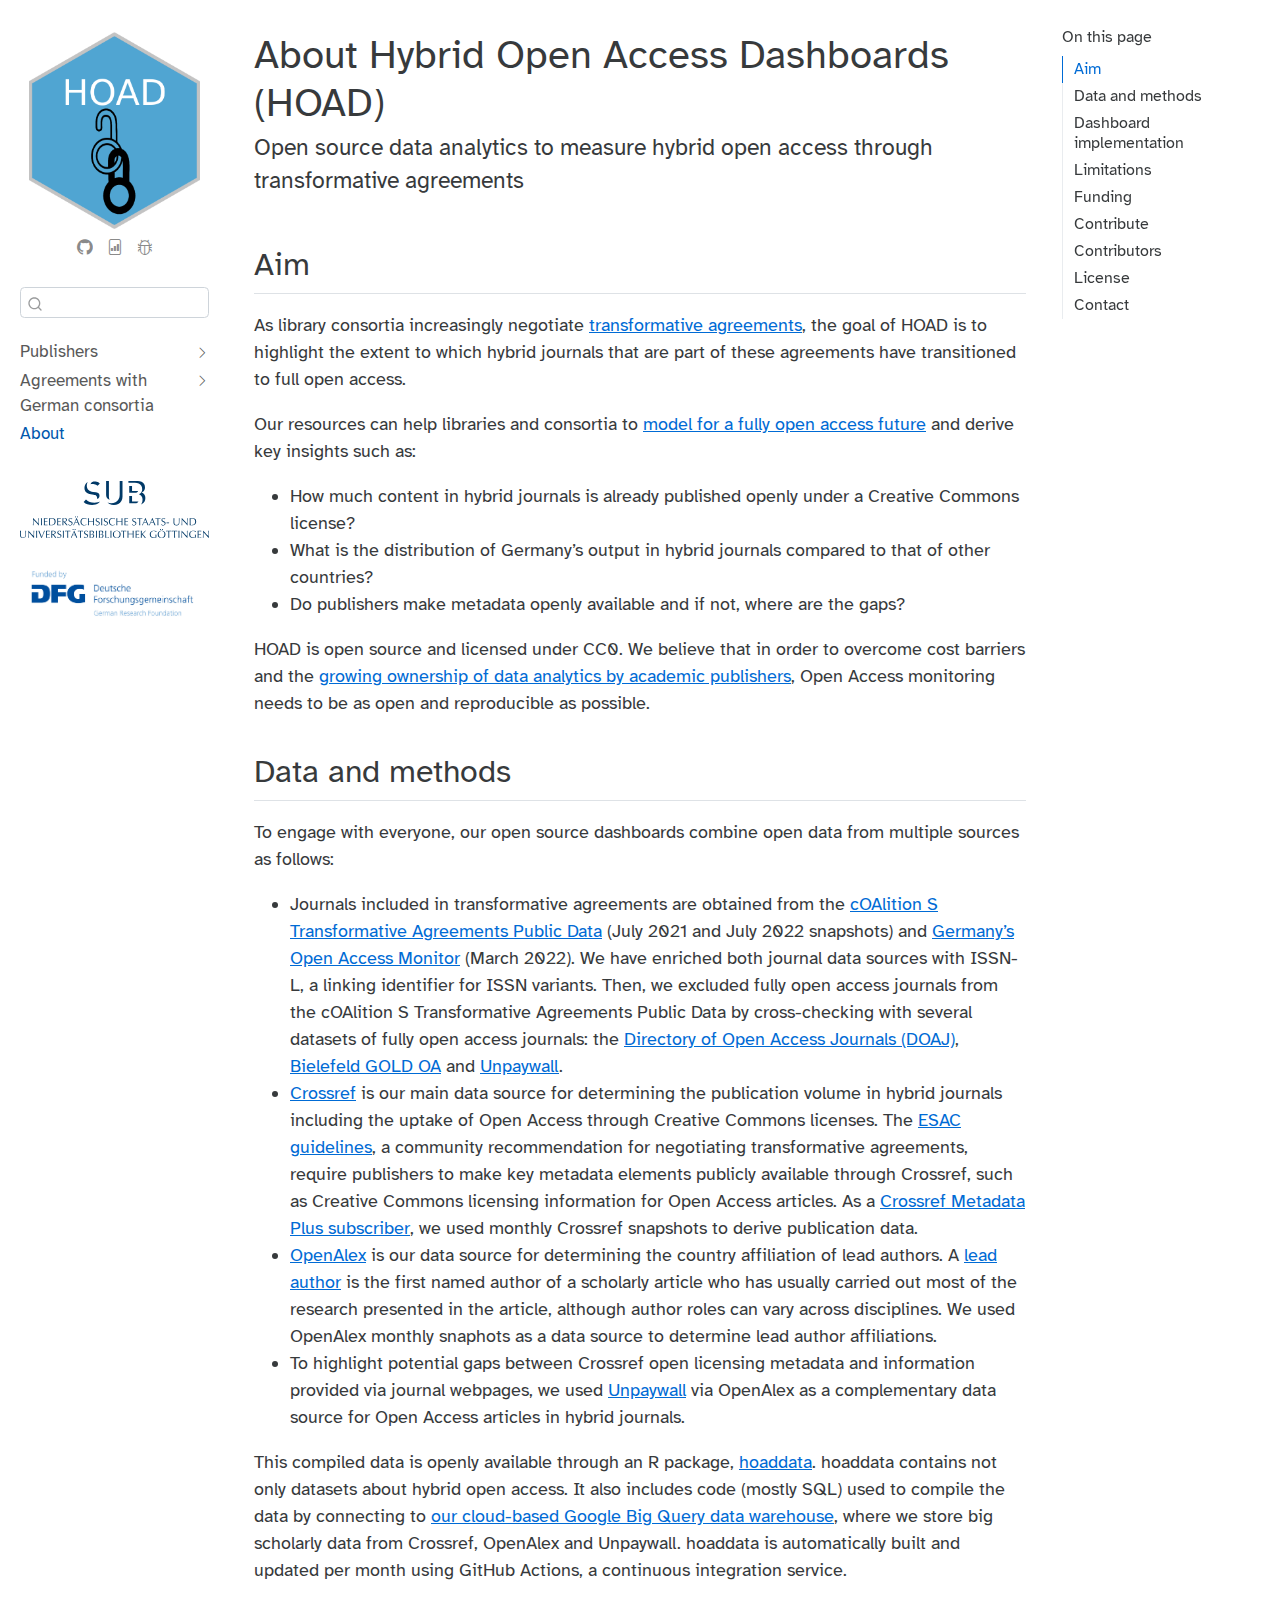
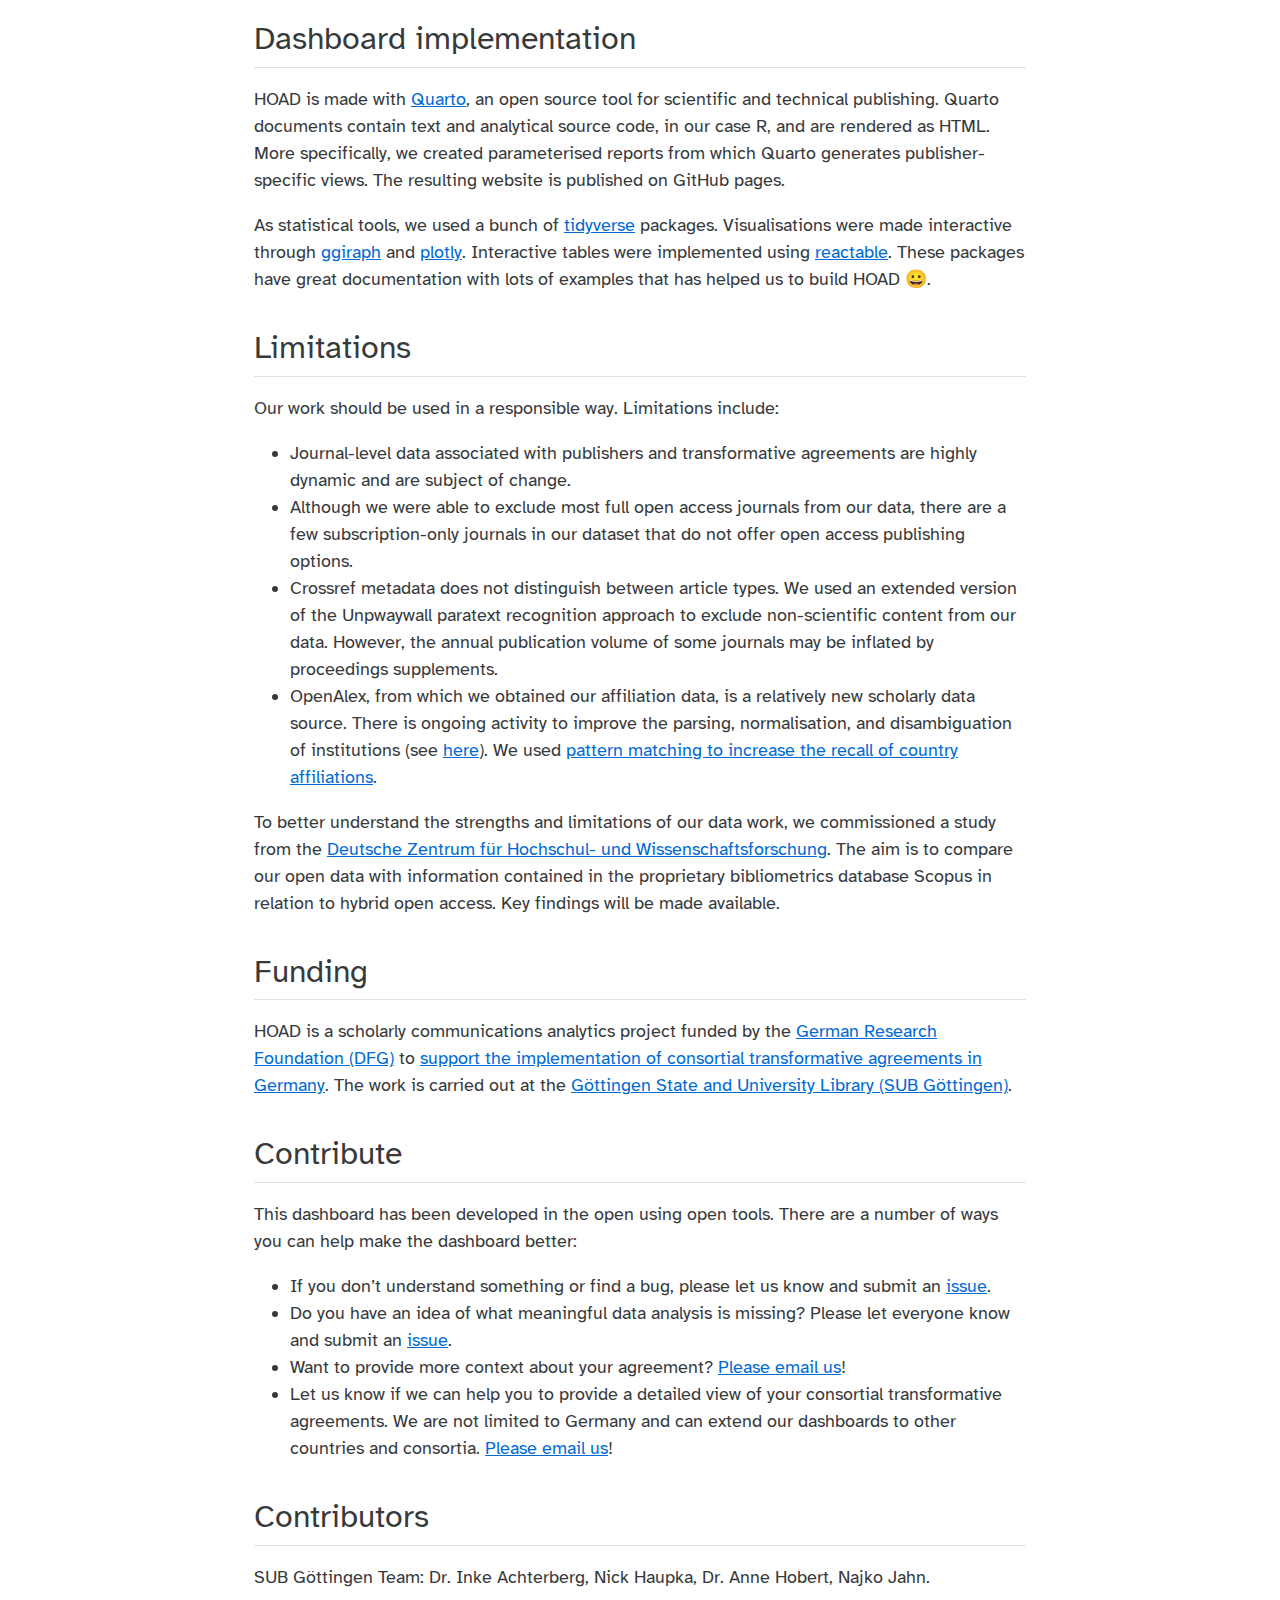
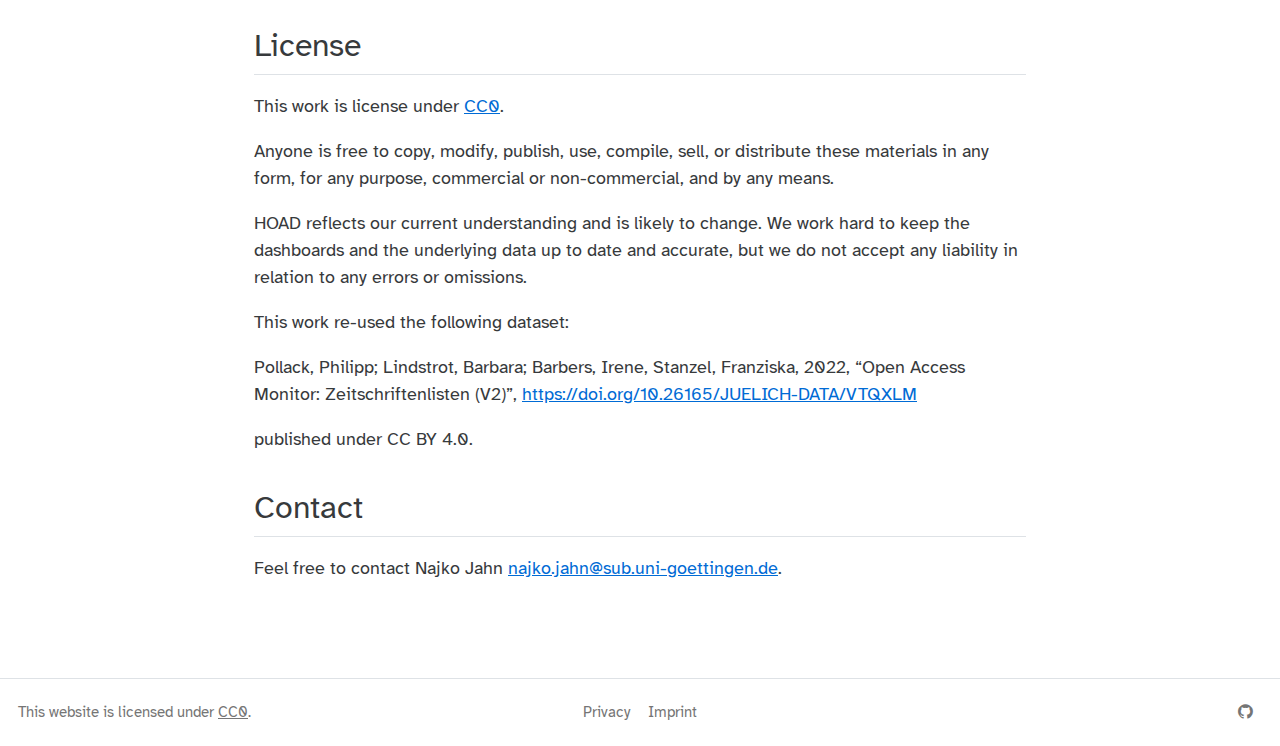
<file: about.html>
<!DOCTYPE html>
<html xmlns="http://www.w3.org/1999/xhtml" lang="en" xml:lang="en"><head>

<meta charset="utf-8">
<meta name="generator" content="quarto-1.2.335">

<meta name="viewport" content="width=device-width, initial-scale=1.0, user-scalable=yes">


<title>HOAD - About Hybrid Open Access Dashboards (HOAD)</title>
<style>
code{white-space: pre-wrap;}
span.smallcaps{font-variant: small-caps;}
div.columns{display: flex; gap: min(4vw, 1.5em);}
div.column{flex: auto; overflow-x: auto;}
div.hanging-indent{margin-left: 1.5em; text-indent: -1.5em;}
ul.task-list{list-style: none;}
ul.task-list li input[type="checkbox"] {
  width: 0.8em;
  margin: 0 0.8em 0.2em -1.6em;
  vertical-align: middle;
}
</style>


<script src="site_libs/quarto-nav/quarto-nav.js"></script>
<script src="site_libs/clipboard/clipboard.min.js"></script>
<script src="site_libs/quarto-search/autocomplete.umd.js"></script>
<script src="site_libs/quarto-search/fuse.min.js"></script>
<script src="site_libs/quarto-search/quarto-search.js"></script>
<meta name="quarto:offset" content="./">
<script src="site_libs/quarto-html/quarto.js"></script>
<script src="site_libs/quarto-html/popper.min.js"></script>
<script src="site_libs/quarto-html/tippy.umd.min.js"></script>
<script src="site_libs/quarto-html/anchor.min.js"></script>
<link href="site_libs/quarto-html/tippy.css" rel="stylesheet">
<link href="site_libs/quarto-html/quarto-syntax-highlighting.css" rel="stylesheet" id="quarto-text-highlighting-styles">
<script src="site_libs/bootstrap/bootstrap.min.js"></script>
<link href="site_libs/bootstrap/bootstrap-icons.css" rel="stylesheet">
<link href="site_libs/bootstrap/bootstrap.min.css" rel="stylesheet" id="quarto-bootstrap" data-mode="light">
<script id="quarto-search-options" type="application/json">{
  "location": "sidebar",
  "copy-button": false,
  "collapse-after": 3,
  "panel-placement": "start",
  "type": "textbox",
  "limit": 20,
  "language": {
    "search-no-results-text": "No results",
    "search-matching-documents-text": "matching documents",
    "search-copy-link-title": "Copy link to search",
    "search-hide-matches-text": "Hide additional matches",
    "search-more-match-text": "more match in this document",
    "search-more-matches-text": "more matches in this document",
    "search-clear-button-title": "Clear",
    "search-detached-cancel-button-title": "Cancel",
    "search-submit-button-title": "Submit"
  }
}</script>


<meta property="og:title" content="HOAD - About Hybrid Open Access Dashboards (HOAD)">
<meta property="og:description" content="Open source data analytics to measure hybrid open access through transformative agreements">
<meta property="og:site-name" content="HOAD">
<meta name="twitter:title" content="HOAD - About Hybrid Open Access Dashboards (HOAD)">
<meta name="twitter:description" content="Open source data analytics to measure hybrid open access through transformative agreements">
<meta name="twitter:card" content="summary">
</head>

<body class="nav-sidebar docked">

<div id="quarto-search-results"></div>
  <header id="quarto-header" class="headroom fixed-top">
  <nav class="quarto-secondary-nav" data-bs-toggle="collapse" data-bs-target="#quarto-sidebar" aria-controls="quarto-sidebar" aria-expanded="false" aria-label="Toggle sidebar navigation" onclick="if (window.quartoToggleHeadroom) { window.quartoToggleHeadroom(); }">
    <div class="container-fluid d-flex justify-content-between">
      <h1 class="quarto-secondary-nav-title">About Hybrid Open Access Dashboards (HOAD)</h1>
      <button type="button" class="quarto-btn-toggle btn" aria-label="Show secondary navigation">
        <i class="bi bi-chevron-right"></i>
      </button>
    </div>
  </nav>
</header>
<!-- content -->
<div id="quarto-content" class="quarto-container page-columns page-rows-contents page-layout-article">
<!-- sidebar -->
  <nav id="quarto-sidebar" class="sidebar collapse sidebar-navigation docked overflow-auto">
    <div class="pt-lg-2 mt-2 text-center sidebar-header">
      <a href="./index.html" class="sidebar-logo-link">
      <img src="./hoad_logo.png" alt="" class="sidebar-logo py-0 d-lg-inline d-none">
      </a>
      <div class="sidebar-tools-main tools-wide">
    <a href="https://github.com/subugoe/hoaddash" title="GitHub Dashboard Repo" class="sidebar-tool px-1"><i class="bi bi-github"></i></a>
    <a href="https://github.com/subugoe/hoaddata" title="GitHub Data Repo" class="sidebar-tool px-1"><i class="bi bi-file-bar-graph"></i></a>
    <a href="https://github.com/subugoe/hoaddash/issues" title="Report a Bug" class="sidebar-tool px-1"><i class="bi bi-bug"></i></a>
</div>
      </div>
      <div class="mt-2 flex-shrink-0 align-items-center">
        <div class="sidebar-search">
        <div id="quarto-search" class="" title="Search"></div>
        </div>
      </div>
    <div class="sidebar-menu-container"> 
    <ul class="list-unstyled mt-1">
        <li class="sidebar-item sidebar-item-section">
      <div class="sidebar-item-container"> 
            <a class="sidebar-item-text sidebar-link text-start collapsed" data-bs-toggle="collapse" data-bs-target="#quarto-sidebar-section-1" aria-expanded="false">Publishers</a>
          <a class="sidebar-item-toggle text-start collapsed" data-bs-toggle="collapse" data-bs-target="#quarto-sidebar-section-1" aria-expanded="false">
            <i class="bi bi-chevron-right ms-2"></i>
          </a> 
      </div>
      <ul id="quarto-sidebar-section-1" class="collapse list-unstyled sidebar-section depth1 ">  
          <li class="sidebar-item">
  <div class="sidebar-item-container"> 
  <a href="./index.html" class="sidebar-item-text sidebar-link">Overview</a>
  </div>
</li>
          <li class="sidebar-item">
  <div class="sidebar-item-container"> 
  <a href="./jct/elsevier/index.qmd" class="sidebar-item-text sidebar-link">Elsevier</a>
  </div>
</li>
          <li class="sidebar-item">
  <div class="sidebar-item-container"> 
  <a href="./jct/springernature/index.html" class="sidebar-item-text sidebar-link">Springer Nature</a>
  </div>
</li>
          <li class="sidebar-item">
  <div class="sidebar-item-container"> 
  <a href="./jct/wiley/index.qmd" class="sidebar-item-text sidebar-link">Wiley</a>
  </div>
</li>
          <li class="sidebar-item sidebar-item-section">
      <div class="sidebar-item-container"> 
            <a class="sidebar-item-text sidebar-link text-start collapsed" data-bs-toggle="collapse" data-bs-target="#quarto-sidebar-section-2" aria-expanded="false">Others</a>
          <a class="sidebar-item-toggle text-start collapsed" data-bs-toggle="collapse" data-bs-target="#quarto-sidebar-section-2" aria-expanded="false">
            <i class="bi bi-chevron-right ms-2"></i>
          </a> 
      </div>
      <ul id="quarto-sidebar-section-2" class="collapse list-unstyled sidebar-section depth2 ">  
          <li class="sidebar-item">
  <div class="sidebar-item-container"> 
  <a href="./jct/americanchemicalsociety/index.qmd" class="sidebar-item-text sidebar-link">American Chemical Society</a>
  </div>
</li>
          <li class="sidebar-item">
  <div class="sidebar-item-container"> 
  <a href="./jct/americanphysicalsociety/index.qmd" class="sidebar-item-text sidebar-link">American Physical Society</a>
  </div>
</li>
          <li class="sidebar-item">
  <div class="sidebar-item-container"> 
  <a href="./jct/bmjpublishing/index.qmd" class="sidebar-item-text sidebar-link">BMJ Publishing</a>
  </div>
</li>
          <li class="sidebar-item">
  <div class="sidebar-item-container"> 
  <a href="./jct/cambridgeuniversitypress/index.qmd" class="sidebar-item-text sidebar-link">Cambridge University Press</a>
  </div>
</li>
          <li class="sidebar-item">
  <div class="sidebar-item-container"> 
  <a href="./jct/edpsciences/index.qmd" class="sidebar-item-text sidebar-link">EDP Sciences</a>
  </div>
</li>
          <li class="sidebar-item">
  <div class="sidebar-item-container"> 
  <a href="./jct/karger/index.qmd" class="sidebar-item-text sidebar-link">Karger</a>
  </div>
</li>
          <li class="sidebar-item">
  <div class="sidebar-item-container"> 
  <a href="./jct/ieee/index.qmd" class="sidebar-item-text sidebar-link">IEEE</a>
  </div>
</li>
          <li class="sidebar-item">
  <div class="sidebar-item-container"> 
  <a href="./jct/ioppublishing/index.qmd" class="sidebar-item-text sidebar-link">IOP Publishing</a>
  </div>
</li>
          <li class="sidebar-item">
  <div class="sidebar-item-container"> 
  <a href="./jct/oxforduniversitypress/index.qmd" class="sidebar-item-text sidebar-link">Oxford University Press</a>
  </div>
</li>
          <li class="sidebar-item">
  <div class="sidebar-item-container"> 
  <a href="./jct/royalsocietyofchemistry/index.qmd" class="sidebar-item-text sidebar-link">Royal Society of Chemistry</a>
  </div>
</li>
          <li class="sidebar-item">
  <div class="sidebar-item-container"> 
  <a href="./jct/sage/index.qmd" class="sidebar-item-text sidebar-link">Sage</a>
  </div>
</li>
          <li class="sidebar-item">
  <div class="sidebar-item-container"> 
  <a href="./jct/taylorandfrancis/index.qmd" class="sidebar-item-text sidebar-link">Taylor and Francis</a>
  </div>
</li>
          <li class="sidebar-item">
  <div class="sidebar-item-container"> 
  <a href="./jct/theroyalsociety/index.qmd" class="sidebar-item-text sidebar-link">The Royal Society</a>
  </div>
</li>
          <li class="sidebar-item">
  <div class="sidebar-item-container"> 
  <a href="./jct/thieme/index.qmd" class="sidebar-item-text sidebar-link">Thieme</a>
  </div>
</li>
          <li class="sidebar-item">
  <div class="sidebar-item-container"> 
  <a href="./jct/walterdegruyter/index.qmd" class="sidebar-item-text sidebar-link">Walter de Gruyter</a>
  </div>
</li>
      </ul>
  </li>
      </ul>
  </li>
        <li class="sidebar-item sidebar-item-section">
      <div class="sidebar-item-container"> 
            <a class="sidebar-item-text sidebar-link text-start collapsed" data-bs-toggle="collapse" data-bs-target="#quarto-sidebar-section-3" aria-expanded="false">Agreements with German consortia</a>
          <a class="sidebar-item-toggle text-start collapsed" data-bs-toggle="collapse" data-bs-target="#quarto-sidebar-section-3" aria-expanded="false">
            <i class="bi bi-chevron-right ms-2"></i>
          </a> 
      </div>
      <ul id="quarto-sidebar-section-3" class="collapse list-unstyled sidebar-section depth1 ">  
          <li class="sidebar-item">
  <div class="sidebar-item-container"> 
  <a href="./oam/index.html" class="sidebar-item-text sidebar-link">Overview</a>
  </div>
</li>
          <li class="sidebar-item sidebar-item-section">
      <div class="sidebar-item-container"> 
            <a class="sidebar-item-text sidebar-link text-start collapsed" data-bs-toggle="collapse" data-bs-target="#quarto-sidebar-section-4" aria-expanded="false">Consortia</a>
          <a class="sidebar-item-toggle text-start collapsed" data-bs-toggle="collapse" data-bs-target="#quarto-sidebar-section-4" aria-expanded="false">
            <i class="bi bi-chevron-right ms-2"></i>
          </a> 
      </div>
      <ul id="quarto-sidebar-section-4" class="collapse list-unstyled sidebar-section depth2 ">  
          <li class="sidebar-item sidebar-item-section">
      <div class="sidebar-item-container"> 
            <a class="sidebar-item-text sidebar-link text-start collapsed" data-bs-toggle="collapse" data-bs-target="#quarto-sidebar-section-5" aria-expanded="false">DEAL</a>
          <a class="sidebar-item-toggle text-start collapsed" data-bs-toggle="collapse" data-bs-target="#quarto-sidebar-section-5" aria-expanded="false">
            <i class="bi bi-chevron-right ms-2"></i>
          </a> 
      </div>
      <ul id="quarto-sidebar-section-5" class="collapse list-unstyled sidebar-section depth3 ">  
          <li class="sidebar-item">
  <div class="sidebar-item-container"> 
  <a href="./oam/springerhybriddeal/index.qmd" class="sidebar-item-text sidebar-link">Springer</a>
  </div>
</li>
          <li class="sidebar-item">
  <div class="sidebar-item-container"> 
  <a href="./oam/wileyhybriddeal/index.qmd" class="sidebar-item-text sidebar-link">Wiley</a>
  </div>
</li>
      </ul>
  </li>
          <li class="sidebar-item sidebar-item-section">
      <div class="sidebar-item-container"> 
            <a class="sidebar-item-text sidebar-link text-start collapsed" data-bs-toggle="collapse" data-bs-target="#quarto-sidebar-section-6" aria-expanded="false">BSB</a>
          <a class="sidebar-item-toggle text-start collapsed" data-bs-toggle="collapse" data-bs-target="#quarto-sidebar-section-6" aria-expanded="false">
            <i class="bi bi-chevron-right ms-2"></i>
          </a> 
      </div>
      <ul id="quarto-sidebar-section-6" class="collapse list-unstyled sidebar-section depth3 ">  
          <li class="sidebar-item">
  <div class="sidebar-item-container"> 
  <a href="./oam/bmjbsb/index.qmd" class="sidebar-item-text sidebar-link">BMJ</a>
  </div>
</li>
          <li class="sidebar-item">
  <div class="sidebar-item-container"> 
  <a href="./oam/cupbsb/index.qmd" class="sidebar-item-text sidebar-link">CUP</a>
  </div>
</li>
          <li class="sidebar-item">
  <div class="sidebar-item-container"> 
  <a href="./oam/kargerbsb/index.qmd" class="sidebar-item-text sidebar-link">Karger</a>
  </div>
</li>
          <li class="sidebar-item">
  <div class="sidebar-item-container"> 
  <a href="./oam/sagebsb/index.qmd" class="sidebar-item-text sidebar-link">Sage</a>
  </div>
</li>
      </ul>
  </li>
          <li class="sidebar-item sidebar-item-section">
      <div class="sidebar-item-container"> 
            <a class="sidebar-item-text sidebar-link text-start collapsed" data-bs-toggle="collapse" data-bs-target="#quarto-sidebar-section-7" aria-expanded="false">hebis</a>
          <a class="sidebar-item-toggle text-start collapsed" data-bs-toggle="collapse" data-bs-target="#quarto-sidebar-section-7" aria-expanded="false">
            <i class="bi bi-chevron-right ms-2"></i>
          </a> 
      </div>
      <ul id="quarto-sidebar-section-7" class="collapse list-unstyled sidebar-section depth3 ">  
          <li class="sidebar-item">
  <div class="sidebar-item-container"> 
  <a href="./oam/acmhebis/index.qmd" class="sidebar-item-text sidebar-link">ACM</a>
  </div>
</li>
      </ul>
  </li>
          <li class="sidebar-item sidebar-item-section">
      <div class="sidebar-item-container"> 
            <a class="sidebar-item-text sidebar-link text-start collapsed" data-bs-toggle="collapse" data-bs-target="#quarto-sidebar-section-8" aria-expanded="false">MPDL</a>
          <a class="sidebar-item-toggle text-start collapsed" data-bs-toggle="collapse" data-bs-target="#quarto-sidebar-section-8" aria-expanded="false">
            <i class="bi bi-chevron-right ms-2"></i>
          </a> 
      </div>
      <ul id="quarto-sidebar-section-8" class="collapse list-unstyled sidebar-section depth3 ">  
          <li class="sidebar-item">
  <div class="sidebar-item-container"> 
  <a href="./oam/naturempdl/index.qmd" class="sidebar-item-text sidebar-link">Nature</a>
  </div>
</li>
      </ul>
  </li>
          <li class="sidebar-item sidebar-item-section">
      <div class="sidebar-item-container"> 
            <a class="sidebar-item-text sidebar-link text-start collapsed" data-bs-toggle="collapse" data-bs-target="#quarto-sidebar-section-9" aria-expanded="false">SUB Göttingen</a>
          <a class="sidebar-item-toggle text-start collapsed" data-bs-toggle="collapse" data-bs-target="#quarto-sidebar-section-9" aria-expanded="false">
            <i class="bi bi-chevron-right ms-2"></i>
          </a> 
      </div>
      <ul id="quarto-sidebar-section-9" class="collapse list-unstyled sidebar-section depth3 ">  
          <li class="sidebar-item">
  <div class="sidebar-item-container"> 
  <a href="./oam/degruytersubgöttingen/index.qmd" class="sidebar-item-text sidebar-link">De Gruyter</a>
  </div>
</li>
          <li class="sidebar-item">
  <div class="sidebar-item-container"> 
  <a href="./oam/hogrefesubgöttingen/index.html" class="sidebar-item-text sidebar-link">Hogrefe</a>
  </div>
</li>
      </ul>
  </li>
          <li class="sidebar-item sidebar-item-section">
      <div class="sidebar-item-container"> 
            <a class="sidebar-item-text sidebar-link text-start collapsed" data-bs-toggle="collapse" data-bs-target="#quarto-sidebar-section-10" aria-expanded="false">TIB</a>
          <a class="sidebar-item-toggle text-start collapsed" data-bs-toggle="collapse" data-bs-target="#quarto-sidebar-section-10" aria-expanded="false">
            <i class="bi bi-chevron-right ms-2"></i>
          </a> 
      </div>
      <ul id="quarto-sidebar-section-10" class="collapse list-unstyled sidebar-section depth3 ">  
          <li class="sidebar-item">
  <div class="sidebar-item-container"> 
  <a href="./oam/aiptib/index.qmd" class="sidebar-item-text sidebar-link">AIP</a>
  </div>
</li>
          <li class="sidebar-item">
  <div class="sidebar-item-container"> 
  <a href="./oam/ecstib/index.qmd" class="sidebar-item-text sidebar-link">ESC</a>
  </div>
</li>
          <li class="sidebar-item">
  <div class="sidebar-item-container"> 
  <a href="./oam/ioptib/index.qmd" class="sidebar-item-text sidebar-link">IOP</a>
  </div>
</li>
          <li class="sidebar-item">
  <div class="sidebar-item-container"> 
  <a href="./oam/portlandpresstib/index.qmd" class="sidebar-item-text sidebar-link">Portland Press</a>
  </div>
</li>
          <li class="sidebar-item">
  <div class="sidebar-item-container"> 
  <a href="./oam/rsctib/index.qmd" class="sidebar-item-text sidebar-link">RSC</a>
  </div>
</li>
          <li class="sidebar-item">
  <div class="sidebar-item-container"> 
  <a href="./oam/spietib/index.qmd" class="sidebar-item-text sidebar-link">SPIE</a>
  </div>
</li>
      </ul>
  </li>
          <li class="sidebar-item sidebar-item-section">
      <div class="sidebar-item-container"> 
            <a class="sidebar-item-text sidebar-link text-start collapsed" data-bs-toggle="collapse" data-bs-target="#quarto-sidebar-section-11" aria-expanded="false">ZBW</a>
          <a class="sidebar-item-toggle text-start collapsed" data-bs-toggle="collapse" data-bs-target="#quarto-sidebar-section-11" aria-expanded="false">
            <i class="bi bi-chevron-right ms-2"></i>
          </a> 
      </div>
      <ul id="quarto-sidebar-section-11" class="collapse list-unstyled sidebar-section depth3 ">  
          <li class="sidebar-item">
  <div class="sidebar-item-container"> 
  <a href="./oam/taylorfranciszbw" class="sidebar-item-text sidebar-link">Taylor and Francis</a>
  </div>
</li>
      </ul>
  </li>
      </ul>
  </li>
      </ul>
  </li>
        <li class="sidebar-item">
  <div class="sidebar-item-container"> 
  <a href="./about.html" class="sidebar-item-text sidebar-link active">About</a>
  </div>
</li>
    </ul>
    </div>
<div class="quarto-sidebar-footer"><div class="sidebar-footer-item">
<div class="quarto-figure quarto-figure-center">
<figure class="figure">
<p><a href="https://www.sub.uni-goettingen.de/sub-aktuell/"><img src="sub_logo.svg" class="img-fluid figure-img"></a></p>
</figure>
</div>
<div class="quarto-figure quarto-figure-center">
<figure class="figure">
<p><a href="https://gepris.dfg.de/gepris/projekt/416115939"><img src="dfg_logo.jpg" class="img-fluid figure-img"></a></p>
</figure>
</div>
</div></div></nav>
<!-- margin-sidebar -->
    <div id="quarto-margin-sidebar" class="sidebar margin-sidebar">
        <nav id="TOC" role="doc-toc" class="toc-active">
    <h2 id="toc-title">On this page</h2>
   
  <ul>
  <li><a href="#aim" id="toc-aim" class="nav-link active" data-scroll-target="#aim">Aim</a></li>
  <li><a href="#data-and-methods" id="toc-data-and-methods" class="nav-link" data-scroll-target="#data-and-methods">Data and methods</a></li>
  <li><a href="#dashboard-implementation" id="toc-dashboard-implementation" class="nav-link" data-scroll-target="#dashboard-implementation">Dashboard implementation</a></li>
  <li><a href="#limitations" id="toc-limitations" class="nav-link" data-scroll-target="#limitations">Limitations</a></li>
  <li><a href="#funding" id="toc-funding" class="nav-link" data-scroll-target="#funding">Funding</a></li>
  <li><a href="#contribute" id="toc-contribute" class="nav-link" data-scroll-target="#contribute">Contribute</a></li>
  <li><a href="#contributors" id="toc-contributors" class="nav-link" data-scroll-target="#contributors">Contributors</a></li>
  <li><a href="#license" id="toc-license" class="nav-link" data-scroll-target="#license">License</a></li>
  <li><a href="#contact" id="toc-contact" class="nav-link" data-scroll-target="#contact">Contact</a></li>
  </ul>
</nav>
    </div>
<!-- main -->
<main class="content" id="quarto-document-content">

<header id="title-block-header" class="quarto-title-block default">
<div class="quarto-title">
<h1 class="title d-none d-lg-block">About Hybrid Open Access Dashboards (HOAD)</h1>
<p class="subtitle lead">Open source data analytics to measure hybrid open access through transformative agreements</p>
</div>



<div class="quarto-title-meta">

    
  
    
  </div>
  

</header>

<section id="aim" class="level2">
<h2 class="anchored" data-anchor-id="aim">Aim</h2>
<p>As library consortia increasingly negotiate <a href="https://esac-initiative.org/about/transformative-agreements/">transformative agreements</a>, the goal of HOAD is to highlight the extent to which hybrid journals that are part of these agreements have transitioned to full open access.</p>
<p>Our resources can help libraries and consortia to <a href="https://esac-initiative.org/about/transformative-agreements/reference-guide/">model for a fully open access future</a> and derive key insights such as:</p>
<ul>
<li>How much content in hybrid journals is already published openly under a Creative Commons license?</li>
<li>What is the distribution of Germany’s output in hybrid journals compared to that of other countries?</li>
<li>Do publishers make metadata openly available and if not, where are the gaps?</li>
</ul>
<p>HOAD is open source and licensed under CC0. We believe that in order to overcome cost barriers and the <a href="https://www.science.org/doi/10.1126/science.aba3763">growing ownership of data analytics by academic publishers</a>, Open Access monitoring needs to be as open and reproducible as possible.</p>
</section>
<section id="data-and-methods" class="level2">
<h2 class="anchored" data-anchor-id="data-and-methods">Data and methods</h2>
<p>To engage with everyone, our open source dashboards combine open data from multiple sources as follows:</p>
<ul>
<li>Journals included in transformative agreements are obtained from the <a href="https://journalcheckertool.org/transformative-agreements/">cOAlition S Transformative Agreements Public Data</a> (July 2021 and July 2022 snapshots) and <a href="https://doi.org/10.26165/JUELICH-DATA/VTQXLM">Germany’s Open Access Monitor</a> (March 2022). We have enriched both journal data sources with ISSN-L, a linking identifier for ISSN variants. Then, we excluded fully open access journals from the cOAlition S Transformative Agreements Public Data by cross-checking with several datasets of fully open access journals: the <a href="https://doaj.org/">Directory of Open Access Journals (DOAJ)</a>, <a href="https://doi.org/10.4119/unibi/2961544">Bielefeld GOLD OA</a> and <a href="https://unpaywall.org/">Unpaywall</a>.</li>
<li><a href="https://www.crossref.org/">Crossref</a> is our main data source for determining the publication volume in hybrid journals including the uptake of Open Access through Creative Commons licenses. The <a href="https://esac-initiative.org/about/transformative-agreements/reference-guide/">ESAC guidelines</a>, a community recommendation for negotiating transformative agreements, require publishers to make key metadata elements publicly available through Crossref, such as Creative Commons licensing information for Open Access articles. As a <a href="https://www.crossref.org/services/metadata-retrieval/metadata-plus/">Crossref Metadata Plus subscriber</a>, we used monthly Crossref snapshots to derive publication data.</li>
<li><a href="https://openalex.org/">OpenAlex</a> is our data source for determining the country affiliation of lead authors. A <a href="https://en.wikipedia.org/wiki/Lead_author">lead author</a> is the first named author of a scholarly article who has usually carried out most of the research presented in the article, although author roles can vary across disciplines. We used OpenAlex monthly snaphots as a data source to determine lead author affiliations.</li>
<li>To highlight potential gaps between Crossref open licensing metadata and information provided via journal webpages, we used <a href="https://unpaywall.org/">Unpaywall</a> via OpenAlex as a complementary data source for Open Access articles in hybrid journals.</li>
</ul>
<p>This compiled data is openly available through an R package, <a href="https://subugoe.github.io/hoaddata/">hoaddata</a>. hoaddata contains not only datasets about hybrid open access. It also includes code (mostly SQL) used to compile the data by connecting to <a href="https://subugoe.github.io/scholcomm_analytics/data.html">our cloud-based Google Big Query data warehouse</a>, where we store big scholarly data from Crossref, OpenAlex and Unpaywall. hoaddata is automatically built and updated per month using GitHub Actions, a continuous integration service.</p>
</section>
<section id="dashboard-implementation" class="level2">
<h2 class="anchored" data-anchor-id="dashboard-implementation">Dashboard implementation</h2>
<p>HOAD is made with <a href="https://quarto.org/">Quarto</a>, an open source tool for scientific and technical publishing. Quarto documents contain text and analytical source code, in our case R, and are rendered as HTML. More specifically, we created parameterised reports from which Quarto generates publisher-specific views. The resulting website is published on GitHub pages.</p>
<p>As statistical tools, we used a bunch of <a href="https://www.tidyverse.org/">tidyverse</a> packages. Visualisations were made interactive through <a href="https://davidgohel.github.io/ggiraph/">ggiraph</a> and <a href="https://plotly.com/r/">plotly</a>. Interactive tables were implemented using <a href="https://glin.github.io/reactable/">reactable</a>. These packages have great documentation with lots of examples that has helped us to build HOAD 😀.</p>
</section>
<section id="limitations" class="level2">
<h2 class="anchored" data-anchor-id="limitations">Limitations</h2>
<p>Our work should be used in a responsible way. Limitations include:</p>
<ul>
<li>Journal-level data associated with publishers and transformative agreements are highly dynamic and are subject of change.</li>
<li>Although we were able to exclude most full open access journals from our data, there are a few subscription-only journals in our dataset that do not offer open access publishing options.</li>
<li>Crossref metadata does not distinguish between article types. We used an extended version of the Unpwaywall paratext recognition approach to exclude non-scientific content from our data. However, the annual publication volume of some journals may be inflated by proceedings supplements.</li>
<li>OpenAlex, from which we obtained our affiliation data, is a relatively new scholarly data source. There is ongoing activity to improve the parsing, normalisation, and disambiguation of institutions (see <a href="https://doi.org/10.48550/arXiv.2205.01833">here</a>). We used <a href="https://github.com/subugoe/hoaddata/blob/main/inst/sql/cr_openalex_inst_full.sql">pattern matching to increase the recall of country affiliations</a>.</li>
</ul>
<p>To better understand the strengths and limitations of our data work, we commissioned a study from the <a href="https://www.dzhw.eu/forschung/projekt?pr_id=484">Deutsche Zentrum für Hochschul- und Wissenschaftsforschung</a>. The aim is to compare our open data with information contained in the proprietary bibliometrics database Scopus in relation to hybrid open access. Key findings will be made available.</p>
</section>
<section id="funding" class="level2">
<h2 class="anchored" data-anchor-id="funding">Funding</h2>
<p>HOAD is a scholarly communications analytics project funded by the <a href="https://gepris.dfg.de/gepris/projekt/416115939">German Research Foundation (DFG)</a> to <a href="https://doi.org/10.5282/o-bib/2017H2S87-95">support the implementation of consortial transformative agreements in Germany</a>. The work is carried out at the <a href="https://www.sub.uni-goettingen.de/sub-aktuell/">Göttingen State and University Library (SUB Göttingen)</a>.</p>
</section>
<section id="contribute" class="level2">
<h2 class="anchored" data-anchor-id="contribute">Contribute</h2>
<p>This dashboard has been developed in the open using open tools. There are a number of ways you can help make the dashboard better:</p>
<ul>
<li>If you don’t understand something or find a bug, please let us know and submit an <a href="https://github.com/subugoe/hoaddash/issues">issue</a>.</li>
<li>Do you have an idea of what meaningful data analysis is missing? Please let everyone know and submit an <a href="https://github.com/subugoe/hoaddash/issues">issue</a>.</li>
<li>Want to provide more context about your agreement? <a href="mailto:najko.jahn@sub.uni-goettingen.de">Please email us</a>!</li>
<li>Let us know if we can help you to provide a detailed view of your consortial transformative agreements. We are not limited to Germany and can extend our dashboards to other countries and consortia. <a href="mailto:najko.jahn@sub.uni-goettingen.de">Please email us</a>!</li>
</ul>
</section>
<section id="contributors" class="level2">
<h2 class="anchored" data-anchor-id="contributors">Contributors</h2>
<p>SUB Göttingen Team: Dr.&nbsp;Inke Achterberg, Nick Haupka, Dr.&nbsp;Anne Hobert, Najko Jahn.</p>
</section>
<section id="license" class="level2">
<h2 class="anchored" data-anchor-id="license">License</h2>
<p>This work is license under <a href="https://creativecommons.org/publicdomain/zero/1.0/legalcode">CC0</a>.</p>
<p>Anyone is free to copy, modify, publish, use, compile, sell, or distribute these materials in any form, for any purpose, commercial or non-commercial, and by any means.</p>
<p>HOAD reflects our current understanding and is likely to change. We work hard to keep the dashboards and the underlying data up to date and accurate, but we do not accept any liability in relation to any errors or omissions.</p>
<p>This work re-used the following dataset:</p>
<p>Pollack, Philipp; Lindstrot, Barbara; Barbers, Irene, Stanzel, Franziska, 2022, “Open Access Monitor: Zeitschriftenlisten (V2)”, <a href="https://doi.org/10.26165/JUELICH-DATA/VTQXLM" class="uri">https://doi.org/10.26165/JUELICH-DATA/VTQXLM</a></p>
<p>published under CC BY 4.0.</p>
</section>
<section id="contact" class="level2">
<h2 class="anchored" data-anchor-id="contact">Contact</h2>
<p>Feel free to contact Najko Jahn <a href="mailto:najko.jahn@sub.uni-goettingen.de" class="email">najko.jahn@sub.uni-goettingen.de</a>.</p>


</section>

</main> <!-- /main -->
<script id="quarto-html-after-body" type="application/javascript">
window.document.addEventListener("DOMContentLoaded", function (event) {
  const toggleBodyColorMode = (bsSheetEl) => {
    const mode = bsSheetEl.getAttribute("data-mode");
    const bodyEl = window.document.querySelector("body");
    if (mode === "dark") {
      bodyEl.classList.add("quarto-dark");
      bodyEl.classList.remove("quarto-light");
    } else {
      bodyEl.classList.add("quarto-light");
      bodyEl.classList.remove("quarto-dark");
    }
  }
  const toggleBodyColorPrimary = () => {
    const bsSheetEl = window.document.querySelector("link#quarto-bootstrap");
    if (bsSheetEl) {
      toggleBodyColorMode(bsSheetEl);
    }
  }
  toggleBodyColorPrimary();  
  const icon = "";
  const anchorJS = new window.AnchorJS();
  anchorJS.options = {
    placement: 'right',
    icon: icon
  };
  anchorJS.add('.anchored');
  const clipboard = new window.ClipboardJS('.code-copy-button', {
    target: function(trigger) {
      return trigger.previousElementSibling;
    }
  });
  clipboard.on('success', function(e) {
    // button target
    const button = e.trigger;
    // don't keep focus
    button.blur();
    // flash "checked"
    button.classList.add('code-copy-button-checked');
    var currentTitle = button.getAttribute("title");
    button.setAttribute("title", "Copied!");
    let tooltip;
    if (window.bootstrap) {
      button.setAttribute("data-bs-toggle", "tooltip");
      button.setAttribute("data-bs-placement", "left");
      button.setAttribute("data-bs-title", "Copied!");
      tooltip = new bootstrap.Tooltip(button, 
        { trigger: "manual", 
          customClass: "code-copy-button-tooltip",
          offset: [0, -8]});
      tooltip.show();    
    }
    setTimeout(function() {
      if (tooltip) {
        tooltip.hide();
        button.removeAttribute("data-bs-title");
        button.removeAttribute("data-bs-toggle");
        button.removeAttribute("data-bs-placement");
      }
      button.setAttribute("title", currentTitle);
      button.classList.remove('code-copy-button-checked');
    }, 1000);
    // clear code selection
    e.clearSelection();
  });
  function tippyHover(el, contentFn) {
    const config = {
      allowHTML: true,
      content: contentFn,
      maxWidth: 500,
      delay: 100,
      arrow: false,
      appendTo: function(el) {
          return el.parentElement;
      },
      interactive: true,
      interactiveBorder: 10,
      theme: 'quarto',
      placement: 'bottom-start'
    };
    window.tippy(el, config); 
  }
  const noterefs = window.document.querySelectorAll('a[role="doc-noteref"]');
  for (var i=0; i<noterefs.length; i++) {
    const ref = noterefs[i];
    tippyHover(ref, function() {
      // use id or data attribute instead here
      let href = ref.getAttribute('data-footnote-href') || ref.getAttribute('href');
      try { href = new URL(href).hash; } catch {}
      const id = href.replace(/^#\/?/, "");
      const note = window.document.getElementById(id);
      return note.innerHTML;
    });
  }
  const findCites = (el) => {
    const parentEl = el.parentElement;
    if (parentEl) {
      const cites = parentEl.dataset.cites;
      if (cites) {
        return {
          el,
          cites: cites.split(' ')
        };
      } else {
        return findCites(el.parentElement)
      }
    } else {
      return undefined;
    }
  };
  var bibliorefs = window.document.querySelectorAll('a[role="doc-biblioref"]');
  for (var i=0; i<bibliorefs.length; i++) {
    const ref = bibliorefs[i];
    const citeInfo = findCites(ref);
    if (citeInfo) {
      tippyHover(citeInfo.el, function() {
        var popup = window.document.createElement('div');
        citeInfo.cites.forEach(function(cite) {
          var citeDiv = window.document.createElement('div');
          citeDiv.classList.add('hanging-indent');
          citeDiv.classList.add('csl-entry');
          var biblioDiv = window.document.getElementById('ref-' + cite);
          if (biblioDiv) {
            citeDiv.innerHTML = biblioDiv.innerHTML;
          }
          popup.appendChild(citeDiv);
        });
        return popup.innerHTML;
      });
    }
  }
});
</script>
</div> <!-- /content -->
<footer class="footer">
  <div class="nav-footer">
    <div class="nav-footer-left">
      <ul class="footer-items list-unstyled">
    <li class="nav-item">
 This website is licensed under <a href="https://creativecommons.org/publicdomain/zero/1.0/">CC0</a>.
  </li>  
</ul>
    </div>   
      <div class="nav-footer-center">
        <ul class="footer-items list-unstyled">
    <li class="nav-item">
    <a class="nav-link" href="./privacy.html">Privacy</a>
  </li>  
    <li class="nav-item">
    <a class="nav-link" href="https://www.sub.uni-goettingen.de/impressum/">Imprint</a>
  </li>  
</ul>
      </div>
    <div class="nav-footer-right">
      <ul class="footer-items list-unstyled">
    <li class="nav-item compact">
    <a class="nav-link" href="https://github.com/subugoe/hoaddash/">
      <i class="bi bi-github" role="img" aria-label="Project GitHub">
</i> 
    </a>
  </li>  
</ul>
    </div>
  </div>
</footer>



</body></html>
</file>
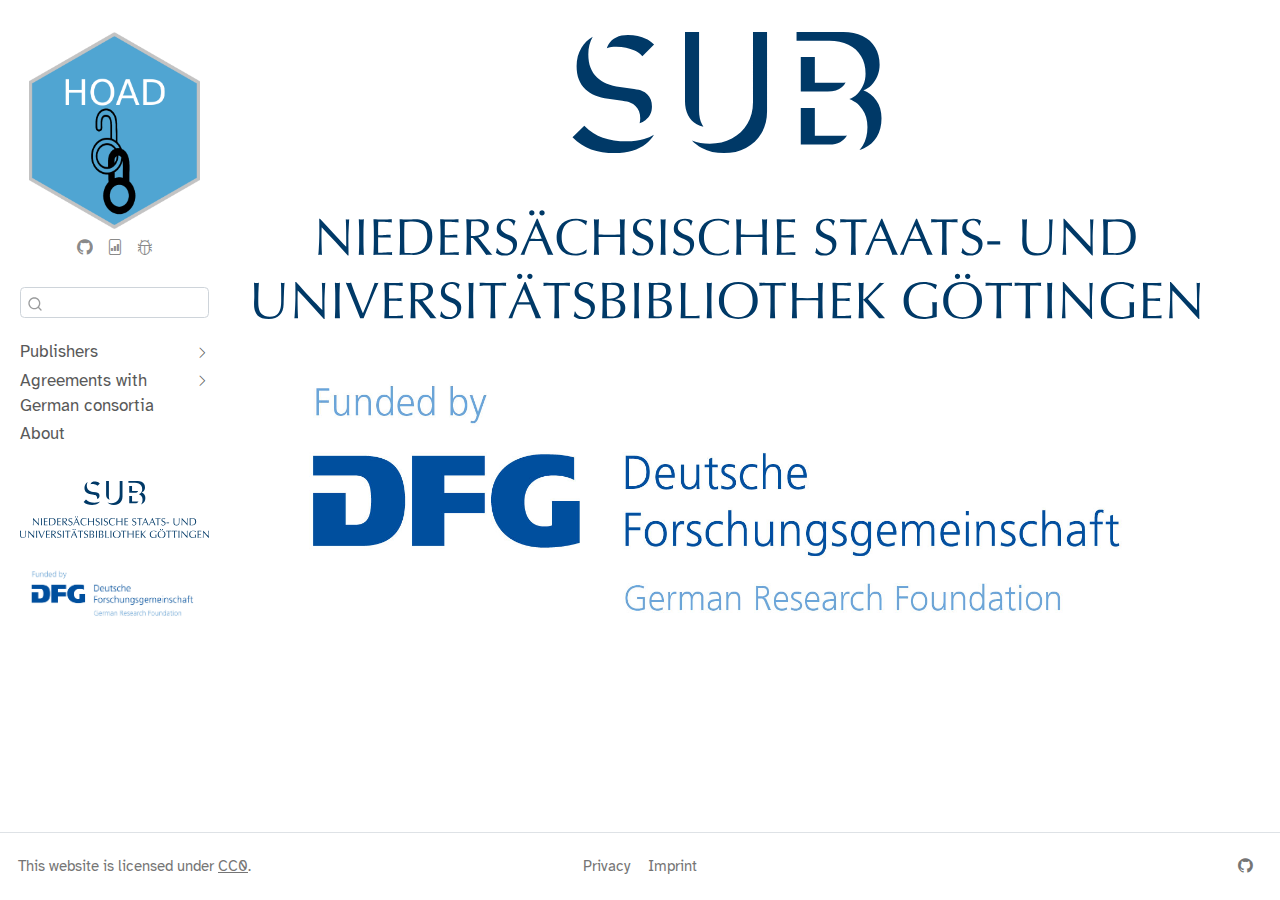
<file: funding_note.html>
<!DOCTYPE html>
<html xmlns="http://www.w3.org/1999/xhtml" lang="en" xml:lang="en"><head>

<meta charset="utf-8">
<meta name="generator" content="quarto-1.2.335">

<meta name="viewport" content="width=device-width, initial-scale=1.0, user-scalable=yes">


<title>HOAD – funding_note</title>
<style>
code{white-space: pre-wrap;}
span.smallcaps{font-variant: small-caps;}
div.columns{display: flex; gap: min(4vw, 1.5em);}
div.column{flex: auto; overflow-x: auto;}
div.hanging-indent{margin-left: 1.5em; text-indent: -1.5em;}
ul.task-list{list-style: none;}
ul.task-list li input[type="checkbox"] {
  width: 0.8em;
  margin: 0 0.8em 0.2em -1.6em;
  vertical-align: middle;
}
</style>


<script src="site_libs/quarto-nav/quarto-nav.js"></script>
<script src="site_libs/clipboard/clipboard.min.js"></script>
<script src="site_libs/quarto-search/autocomplete.umd.js"></script>
<script src="site_libs/quarto-search/fuse.min.js"></script>
<script src="site_libs/quarto-search/quarto-search.js"></script>
<meta name="quarto:offset" content="./">
<script src="site_libs/quarto-html/quarto.js"></script>
<script src="site_libs/quarto-html/popper.min.js"></script>
<script src="site_libs/quarto-html/tippy.umd.min.js"></script>
<script src="site_libs/quarto-html/anchor.min.js"></script>
<link href="site_libs/quarto-html/tippy.css" rel="stylesheet">
<link href="site_libs/quarto-html/quarto-syntax-highlighting.css" rel="stylesheet" id="quarto-text-highlighting-styles">
<script src="site_libs/bootstrap/bootstrap.min.js"></script>
<link href="site_libs/bootstrap/bootstrap-icons.css" rel="stylesheet">
<link href="site_libs/bootstrap/bootstrap.min.css" rel="stylesheet" id="quarto-bootstrap" data-mode="light">
<script id="quarto-search-options" type="application/json">{
  "location": "sidebar",
  "copy-button": false,
  "collapse-after": 3,
  "panel-placement": "start",
  "type": "textbox",
  "limit": 20,
  "language": {
    "search-no-results-text": "No results",
    "search-matching-documents-text": "matching documents",
    "search-copy-link-title": "Copy link to search",
    "search-hide-matches-text": "Hide additional matches",
    "search-more-match-text": "more match in this document",
    "search-more-matches-text": "more matches in this document",
    "search-clear-button-title": "Clear",
    "search-detached-cancel-button-title": "Cancel",
    "search-submit-button-title": "Submit"
  }
}</script>


</head>

<body class="nav-sidebar docked fullcontent">

<div id="quarto-search-results"></div>
  <header id="quarto-header" class="headroom fixed-top">
  <nav class="quarto-secondary-nav" data-bs-toggle="collapse" data-bs-target="#quarto-sidebar" aria-controls="quarto-sidebar" aria-expanded="false" aria-label="Toggle sidebar navigation" onclick="if (window.quartoToggleHeadroom) { window.quartoToggleHeadroom(); }">
    <div class="container-fluid d-flex justify-content-between">
      <h1 class="quarto-secondary-nav-title"></h1>
      <button type="button" class="quarto-btn-toggle btn" aria-label="Show secondary navigation">
        <i class="bi bi-chevron-right"></i>
      </button>
    </div>
  </nav>
</header>
<!-- content -->
<div id="quarto-content" class="quarto-container page-columns page-rows-contents page-layout-article">
<!-- sidebar -->
  <nav id="quarto-sidebar" class="sidebar collapse sidebar-navigation docked overflow-auto">
    <div class="pt-lg-2 mt-2 text-center sidebar-header">
      <a href="./index.html" class="sidebar-logo-link">
      <img src="./hoad_logo.png" alt="" class="sidebar-logo py-0 d-lg-inline d-none">
      </a>
      <div class="sidebar-tools-main tools-wide">
    <a href="https://github.com/subugoe/hoaddash" title="GitHub Dashboard Repo" class="sidebar-tool px-1"><i class="bi bi-github"></i></a>
    <a href="https://github.com/subugoe/hoaddata" title="GitHub Data Repo" class="sidebar-tool px-1"><i class="bi bi-file-bar-graph"></i></a>
    <a href="https://github.com/subugoe/hoaddash/issues" title="Report a Bug" class="sidebar-tool px-1"><i class="bi bi-bug"></i></a>
</div>
      </div>
      <div class="mt-2 flex-shrink-0 align-items-center">
        <div class="sidebar-search">
        <div id="quarto-search" class="" title="Search"></div>
        </div>
      </div>
    <div class="sidebar-menu-container"> 
    <ul class="list-unstyled mt-1">
        <li class="sidebar-item sidebar-item-section">
      <div class="sidebar-item-container"> 
            <a class="sidebar-item-text sidebar-link text-start collapsed" data-bs-toggle="collapse" data-bs-target="#quarto-sidebar-section-1" aria-expanded="false">Publishers</a>
          <a class="sidebar-item-toggle text-start collapsed" data-bs-toggle="collapse" data-bs-target="#quarto-sidebar-section-1" aria-expanded="false">
            <i class="bi bi-chevron-right ms-2"></i>
          </a> 
      </div>
      <ul id="quarto-sidebar-section-1" class="collapse list-unstyled sidebar-section depth1 ">  
          <li class="sidebar-item">
  <div class="sidebar-item-container"> 
  <a href="./index.html" class="sidebar-item-text sidebar-link">Overview</a>
  </div>
</li>
          <li class="sidebar-item">
  <div class="sidebar-item-container"> 
  <a href="./jct/elsevier/index.qmd" class="sidebar-item-text sidebar-link">Elsevier</a>
  </div>
</li>
          <li class="sidebar-item">
  <div class="sidebar-item-container"> 
  <a href="./jct/springernature/index.html" class="sidebar-item-text sidebar-link">Springer Nature</a>
  </div>
</li>
          <li class="sidebar-item">
  <div class="sidebar-item-container"> 
  <a href="./jct/wiley/index.qmd" class="sidebar-item-text sidebar-link">Wiley</a>
  </div>
</li>
          <li class="sidebar-item sidebar-item-section">
      <div class="sidebar-item-container"> 
            <a class="sidebar-item-text sidebar-link text-start collapsed" data-bs-toggle="collapse" data-bs-target="#quarto-sidebar-section-2" aria-expanded="false">Others</a>
          <a class="sidebar-item-toggle text-start collapsed" data-bs-toggle="collapse" data-bs-target="#quarto-sidebar-section-2" aria-expanded="false">
            <i class="bi bi-chevron-right ms-2"></i>
          </a> 
      </div>
      <ul id="quarto-sidebar-section-2" class="collapse list-unstyled sidebar-section depth2 ">  
          <li class="sidebar-item">
  <div class="sidebar-item-container"> 
  <a href="./jct/americanchemicalsociety/index.qmd" class="sidebar-item-text sidebar-link">American Chemical Society</a>
  </div>
</li>
          <li class="sidebar-item">
  <div class="sidebar-item-container"> 
  <a href="./jct/americanphysicalsociety/index.qmd" class="sidebar-item-text sidebar-link">American Physical Society</a>
  </div>
</li>
          <li class="sidebar-item">
  <div class="sidebar-item-container"> 
  <a href="./jct/bmjpublishing/index.qmd" class="sidebar-item-text sidebar-link">BMJ Publishing</a>
  </div>
</li>
          <li class="sidebar-item">
  <div class="sidebar-item-container"> 
  <a href="./jct/cambridgeuniversitypress/index.qmd" class="sidebar-item-text sidebar-link">Cambridge University Press</a>
  </div>
</li>
          <li class="sidebar-item">
  <div class="sidebar-item-container"> 
  <a href="./jct/edpsciences/index.qmd" class="sidebar-item-text sidebar-link">EDP Sciences</a>
  </div>
</li>
          <li class="sidebar-item">
  <div class="sidebar-item-container"> 
  <a href="./jct/karger/index.qmd" class="sidebar-item-text sidebar-link">Karger</a>
  </div>
</li>
          <li class="sidebar-item">
  <div class="sidebar-item-container"> 
  <a href="./jct/ieee/index.qmd" class="sidebar-item-text sidebar-link">IEEE</a>
  </div>
</li>
          <li class="sidebar-item">
  <div class="sidebar-item-container"> 
  <a href="./jct/ioppublishing/index.qmd" class="sidebar-item-text sidebar-link">IOP Publishing</a>
  </div>
</li>
          <li class="sidebar-item">
  <div class="sidebar-item-container"> 
  <a href="./jct/oxforduniversitypress/index.qmd" class="sidebar-item-text sidebar-link">Oxford University Press</a>
  </div>
</li>
          <li class="sidebar-item">
  <div class="sidebar-item-container"> 
  <a href="./jct/royalsocietyofchemistry/index.qmd" class="sidebar-item-text sidebar-link">Royal Society of Chemistry</a>
  </div>
</li>
          <li class="sidebar-item">
  <div class="sidebar-item-container"> 
  <a href="./jct/sage/index.qmd" class="sidebar-item-text sidebar-link">Sage</a>
  </div>
</li>
          <li class="sidebar-item">
  <div class="sidebar-item-container"> 
  <a href="./jct/taylorandfrancis/index.qmd" class="sidebar-item-text sidebar-link">Taylor and Francis</a>
  </div>
</li>
          <li class="sidebar-item">
  <div class="sidebar-item-container"> 
  <a href="./jct/theroyalsociety/index.qmd" class="sidebar-item-text sidebar-link">The Royal Society</a>
  </div>
</li>
          <li class="sidebar-item">
  <div class="sidebar-item-container"> 
  <a href="./jct/thieme/index.qmd" class="sidebar-item-text sidebar-link">Thieme</a>
  </div>
</li>
          <li class="sidebar-item">
  <div class="sidebar-item-container"> 
  <a href="./jct/walterdegruyter/index.qmd" class="sidebar-item-text sidebar-link">Walter de Gruyter</a>
  </div>
</li>
      </ul>
  </li>
      </ul>
  </li>
        <li class="sidebar-item sidebar-item-section">
      <div class="sidebar-item-container"> 
            <a class="sidebar-item-text sidebar-link text-start collapsed" data-bs-toggle="collapse" data-bs-target="#quarto-sidebar-section-3" aria-expanded="false">Agreements with German consortia</a>
          <a class="sidebar-item-toggle text-start collapsed" data-bs-toggle="collapse" data-bs-target="#quarto-sidebar-section-3" aria-expanded="false">
            <i class="bi bi-chevron-right ms-2"></i>
          </a> 
      </div>
      <ul id="quarto-sidebar-section-3" class="collapse list-unstyled sidebar-section depth1 ">  
          <li class="sidebar-item">
  <div class="sidebar-item-container"> 
  <a href="./oam/index.html" class="sidebar-item-text sidebar-link">Overview</a>
  </div>
</li>
          <li class="sidebar-item sidebar-item-section">
      <div class="sidebar-item-container"> 
            <a class="sidebar-item-text sidebar-link text-start collapsed" data-bs-toggle="collapse" data-bs-target="#quarto-sidebar-section-4" aria-expanded="false">Consortia</a>
          <a class="sidebar-item-toggle text-start collapsed" data-bs-toggle="collapse" data-bs-target="#quarto-sidebar-section-4" aria-expanded="false">
            <i class="bi bi-chevron-right ms-2"></i>
          </a> 
      </div>
      <ul id="quarto-sidebar-section-4" class="collapse list-unstyled sidebar-section depth2 ">  
          <li class="sidebar-item sidebar-item-section">
      <div class="sidebar-item-container"> 
            <a class="sidebar-item-text sidebar-link text-start collapsed" data-bs-toggle="collapse" data-bs-target="#quarto-sidebar-section-5" aria-expanded="false">DEAL</a>
          <a class="sidebar-item-toggle text-start collapsed" data-bs-toggle="collapse" data-bs-target="#quarto-sidebar-section-5" aria-expanded="false">
            <i class="bi bi-chevron-right ms-2"></i>
          </a> 
      </div>
      <ul id="quarto-sidebar-section-5" class="collapse list-unstyled sidebar-section depth3 ">  
          <li class="sidebar-item">
  <div class="sidebar-item-container"> 
  <a href="./oam/springerhybriddeal/index.qmd" class="sidebar-item-text sidebar-link">Springer</a>
  </div>
</li>
          <li class="sidebar-item">
  <div class="sidebar-item-container"> 
  <a href="./oam/wileyhybriddeal/index.qmd" class="sidebar-item-text sidebar-link">Wiley</a>
  </div>
</li>
      </ul>
  </li>
          <li class="sidebar-item sidebar-item-section">
      <div class="sidebar-item-container"> 
            <a class="sidebar-item-text sidebar-link text-start collapsed" data-bs-toggle="collapse" data-bs-target="#quarto-sidebar-section-6" aria-expanded="false">BSB</a>
          <a class="sidebar-item-toggle text-start collapsed" data-bs-toggle="collapse" data-bs-target="#quarto-sidebar-section-6" aria-expanded="false">
            <i class="bi bi-chevron-right ms-2"></i>
          </a> 
      </div>
      <ul id="quarto-sidebar-section-6" class="collapse list-unstyled sidebar-section depth3 ">  
          <li class="sidebar-item">
  <div class="sidebar-item-container"> 
  <a href="./oam/bmjbsb/index.qmd" class="sidebar-item-text sidebar-link">BMJ</a>
  </div>
</li>
          <li class="sidebar-item">
  <div class="sidebar-item-container"> 
  <a href="./oam/cupbsb/index.qmd" class="sidebar-item-text sidebar-link">CUP</a>
  </div>
</li>
          <li class="sidebar-item">
  <div class="sidebar-item-container"> 
  <a href="./oam/kargerbsb/index.qmd" class="sidebar-item-text sidebar-link">Karger</a>
  </div>
</li>
          <li class="sidebar-item">
  <div class="sidebar-item-container"> 
  <a href="./oam/sagebsb/index.qmd" class="sidebar-item-text sidebar-link">Sage</a>
  </div>
</li>
      </ul>
  </li>
          <li class="sidebar-item sidebar-item-section">
      <div class="sidebar-item-container"> 
            <a class="sidebar-item-text sidebar-link text-start collapsed" data-bs-toggle="collapse" data-bs-target="#quarto-sidebar-section-7" aria-expanded="false">hebis</a>
          <a class="sidebar-item-toggle text-start collapsed" data-bs-toggle="collapse" data-bs-target="#quarto-sidebar-section-7" aria-expanded="false">
            <i class="bi bi-chevron-right ms-2"></i>
          </a> 
      </div>
      <ul id="quarto-sidebar-section-7" class="collapse list-unstyled sidebar-section depth3 ">  
          <li class="sidebar-item">
  <div class="sidebar-item-container"> 
  <a href="./oam/acmhebis/index.qmd" class="sidebar-item-text sidebar-link">ACM</a>
  </div>
</li>
      </ul>
  </li>
          <li class="sidebar-item sidebar-item-section">
      <div class="sidebar-item-container"> 
            <a class="sidebar-item-text sidebar-link text-start collapsed" data-bs-toggle="collapse" data-bs-target="#quarto-sidebar-section-8" aria-expanded="false">MPDL</a>
          <a class="sidebar-item-toggle text-start collapsed" data-bs-toggle="collapse" data-bs-target="#quarto-sidebar-section-8" aria-expanded="false">
            <i class="bi bi-chevron-right ms-2"></i>
          </a> 
      </div>
      <ul id="quarto-sidebar-section-8" class="collapse list-unstyled sidebar-section depth3 ">  
          <li class="sidebar-item">
  <div class="sidebar-item-container"> 
  <a href="./oam/naturempdl/index.qmd" class="sidebar-item-text sidebar-link">Nature</a>
  </div>
</li>
      </ul>
  </li>
          <li class="sidebar-item sidebar-item-section">
      <div class="sidebar-item-container"> 
            <a class="sidebar-item-text sidebar-link text-start collapsed" data-bs-toggle="collapse" data-bs-target="#quarto-sidebar-section-9" aria-expanded="false">SUB Göttingen</a>
          <a class="sidebar-item-toggle text-start collapsed" data-bs-toggle="collapse" data-bs-target="#quarto-sidebar-section-9" aria-expanded="false">
            <i class="bi bi-chevron-right ms-2"></i>
          </a> 
      </div>
      <ul id="quarto-sidebar-section-9" class="collapse list-unstyled sidebar-section depth3 ">  
          <li class="sidebar-item">
  <div class="sidebar-item-container"> 
  <a href="./oam/degruytersubgöttingen/index.qmd" class="sidebar-item-text sidebar-link">De Gruyter</a>
  </div>
</li>
          <li class="sidebar-item">
  <div class="sidebar-item-container"> 
  <a href="./oam/hogrefesubgöttingen/index.html" class="sidebar-item-text sidebar-link">Hogrefe</a>
  </div>
</li>
      </ul>
  </li>
          <li class="sidebar-item sidebar-item-section">
      <div class="sidebar-item-container"> 
            <a class="sidebar-item-text sidebar-link text-start collapsed" data-bs-toggle="collapse" data-bs-target="#quarto-sidebar-section-10" aria-expanded="false">TIB</a>
          <a class="sidebar-item-toggle text-start collapsed" data-bs-toggle="collapse" data-bs-target="#quarto-sidebar-section-10" aria-expanded="false">
            <i class="bi bi-chevron-right ms-2"></i>
          </a> 
      </div>
      <ul id="quarto-sidebar-section-10" class="collapse list-unstyled sidebar-section depth3 ">  
          <li class="sidebar-item">
  <div class="sidebar-item-container"> 
  <a href="./oam/aiptib/index.qmd" class="sidebar-item-text sidebar-link">AIP</a>
  </div>
</li>
          <li class="sidebar-item">
  <div class="sidebar-item-container"> 
  <a href="./oam/ecstib/index.qmd" class="sidebar-item-text sidebar-link">ESC</a>
  </div>
</li>
          <li class="sidebar-item">
  <div class="sidebar-item-container"> 
  <a href="./oam/ioptib/index.qmd" class="sidebar-item-text sidebar-link">IOP</a>
  </div>
</li>
          <li class="sidebar-item">
  <div class="sidebar-item-container"> 
  <a href="./oam/portlandpresstib/index.qmd" class="sidebar-item-text sidebar-link">Portland Press</a>
  </div>
</li>
          <li class="sidebar-item">
  <div class="sidebar-item-container"> 
  <a href="./oam/rsctib/index.qmd" class="sidebar-item-text sidebar-link">RSC</a>
  </div>
</li>
          <li class="sidebar-item">
  <div class="sidebar-item-container"> 
  <a href="./oam/spietib/index.qmd" class="sidebar-item-text sidebar-link">SPIE</a>
  </div>
</li>
      </ul>
  </li>
          <li class="sidebar-item sidebar-item-section">
      <div class="sidebar-item-container"> 
            <a class="sidebar-item-text sidebar-link text-start collapsed" data-bs-toggle="collapse" data-bs-target="#quarto-sidebar-section-11" aria-expanded="false">ZBW</a>
          <a class="sidebar-item-toggle text-start collapsed" data-bs-toggle="collapse" data-bs-target="#quarto-sidebar-section-11" aria-expanded="false">
            <i class="bi bi-chevron-right ms-2"></i>
          </a> 
      </div>
      <ul id="quarto-sidebar-section-11" class="collapse list-unstyled sidebar-section depth3 ">  
          <li class="sidebar-item">
  <div class="sidebar-item-container"> 
  <a href="./oam/taylorfranciszbw" class="sidebar-item-text sidebar-link">Taylor and Francis</a>
  </div>
</li>
      </ul>
  </li>
      </ul>
  </li>
      </ul>
  </li>
        <li class="sidebar-item">
  <div class="sidebar-item-container"> 
  <a href="./about.html" class="sidebar-item-text sidebar-link">About</a>
  </div>
</li>
    </ul>
    </div>
<div class="quarto-sidebar-footer"><div class="sidebar-footer-item">
<div class="quarto-figure quarto-figure-center">
<figure class="figure">
<p><a href="https://www.sub.uni-goettingen.de/sub-aktuell/"><img src="sub_logo.svg" class="img-fluid figure-img"></a></p>
</figure>
</div>
<div class="quarto-figure quarto-figure-center">
<figure class="figure">
<p><a href="https://gepris.dfg.de/gepris/projekt/416115939"><img src="dfg_logo.jpg" class="img-fluid figure-img"></a></p>
</figure>
</div>
</div></div></nav>
<!-- margin-sidebar -->
    
<!-- main -->
<main class="content" id="quarto-document-content">



<div class="quarto-figure quarto-figure-center">
<figure class="figure">
<p><a href="https://www.sub.uni-goettingen.de/sub-aktuell/"><img src="sub_logo.svg" class="img-fluid figure-img"></a></p>
</figure>
</div>
<div class="quarto-figure quarto-figure-center">
<figure class="figure">
<p><a href="https://gepris.dfg.de/gepris/projekt/416115939"><img src="dfg_logo.jpg" class="img-fluid figure-img"></a></p>
</figure>
</div>



</main> <!-- /main -->
<script id="quarto-html-after-body" type="application/javascript">
window.document.addEventListener("DOMContentLoaded", function (event) {
  const toggleBodyColorMode = (bsSheetEl) => {
    const mode = bsSheetEl.getAttribute("data-mode");
    const bodyEl = window.document.querySelector("body");
    if (mode === "dark") {
      bodyEl.classList.add("quarto-dark");
      bodyEl.classList.remove("quarto-light");
    } else {
      bodyEl.classList.add("quarto-light");
      bodyEl.classList.remove("quarto-dark");
    }
  }
  const toggleBodyColorPrimary = () => {
    const bsSheetEl = window.document.querySelector("link#quarto-bootstrap");
    if (bsSheetEl) {
      toggleBodyColorMode(bsSheetEl);
    }
  }
  toggleBodyColorPrimary();  
  const icon = "";
  const anchorJS = new window.AnchorJS();
  anchorJS.options = {
    placement: 'right',
    icon: icon
  };
  anchorJS.add('.anchored');
  const clipboard = new window.ClipboardJS('.code-copy-button', {
    target: function(trigger) {
      return trigger.previousElementSibling;
    }
  });
  clipboard.on('success', function(e) {
    // button target
    const button = e.trigger;
    // don't keep focus
    button.blur();
    // flash "checked"
    button.classList.add('code-copy-button-checked');
    var currentTitle = button.getAttribute("title");
    button.setAttribute("title", "Copied!");
    let tooltip;
    if (window.bootstrap) {
      button.setAttribute("data-bs-toggle", "tooltip");
      button.setAttribute("data-bs-placement", "left");
      button.setAttribute("data-bs-title", "Copied!");
      tooltip = new bootstrap.Tooltip(button, 
        { trigger: "manual", 
          customClass: "code-copy-button-tooltip",
          offset: [0, -8]});
      tooltip.show();    
    }
    setTimeout(function() {
      if (tooltip) {
        tooltip.hide();
        button.removeAttribute("data-bs-title");
        button.removeAttribute("data-bs-toggle");
        button.removeAttribute("data-bs-placement");
      }
      button.setAttribute("title", currentTitle);
      button.classList.remove('code-copy-button-checked');
    }, 1000);
    // clear code selection
    e.clearSelection();
  });
  function tippyHover(el, contentFn) {
    const config = {
      allowHTML: true,
      content: contentFn,
      maxWidth: 500,
      delay: 100,
      arrow: false,
      appendTo: function(el) {
          return el.parentElement;
      },
      interactive: true,
      interactiveBorder: 10,
      theme: 'quarto',
      placement: 'bottom-start'
    };
    window.tippy(el, config); 
  }
  const noterefs = window.document.querySelectorAll('a[role="doc-noteref"]');
  for (var i=0; i<noterefs.length; i++) {
    const ref = noterefs[i];
    tippyHover(ref, function() {
      // use id or data attribute instead here
      let href = ref.getAttribute('data-footnote-href') || ref.getAttribute('href');
      try { href = new URL(href).hash; } catch {}
      const id = href.replace(/^#\/?/, "");
      const note = window.document.getElementById(id);
      return note.innerHTML;
    });
  }
  const findCites = (el) => {
    const parentEl = el.parentElement;
    if (parentEl) {
      const cites = parentEl.dataset.cites;
      if (cites) {
        return {
          el,
          cites: cites.split(' ')
        };
      } else {
        return findCites(el.parentElement)
      }
    } else {
      return undefined;
    }
  };
  var bibliorefs = window.document.querySelectorAll('a[role="doc-biblioref"]');
  for (var i=0; i<bibliorefs.length; i++) {
    const ref = bibliorefs[i];
    const citeInfo = findCites(ref);
    if (citeInfo) {
      tippyHover(citeInfo.el, function() {
        var popup = window.document.createElement('div');
        citeInfo.cites.forEach(function(cite) {
          var citeDiv = window.document.createElement('div');
          citeDiv.classList.add('hanging-indent');
          citeDiv.classList.add('csl-entry');
          var biblioDiv = window.document.getElementById('ref-' + cite);
          if (biblioDiv) {
            citeDiv.innerHTML = biblioDiv.innerHTML;
          }
          popup.appendChild(citeDiv);
        });
        return popup.innerHTML;
      });
    }
  }
});
</script>
</div> <!-- /content -->
<footer class="footer">
  <div class="nav-footer">
    <div class="nav-footer-left">
      <ul class="footer-items list-unstyled">
    <li class="nav-item">
 This website is licensed under <a href="https://creativecommons.org/publicdomain/zero/1.0/">CC0</a>.
  </li>  
</ul>
    </div>   
      <div class="nav-footer-center">
        <ul class="footer-items list-unstyled">
    <li class="nav-item">
    <a class="nav-link" href="./privacy.html">Privacy</a>
  </li>  
    <li class="nav-item">
    <a class="nav-link" href="https://www.sub.uni-goettingen.de/impressum/">Imprint</a>
  </li>  
</ul>
      </div>
    <div class="nav-footer-right">
      <ul class="footer-items list-unstyled">
    <li class="nav-item compact">
    <a class="nav-link" href="https://github.com/subugoe/hoaddash/">
      <i class="bi bi-github" role="img" aria-label="Project GitHub">
</i> 
    </a>
  </li>  
</ul>
    </div>
  </div>
</footer>



</body></html>
</file>
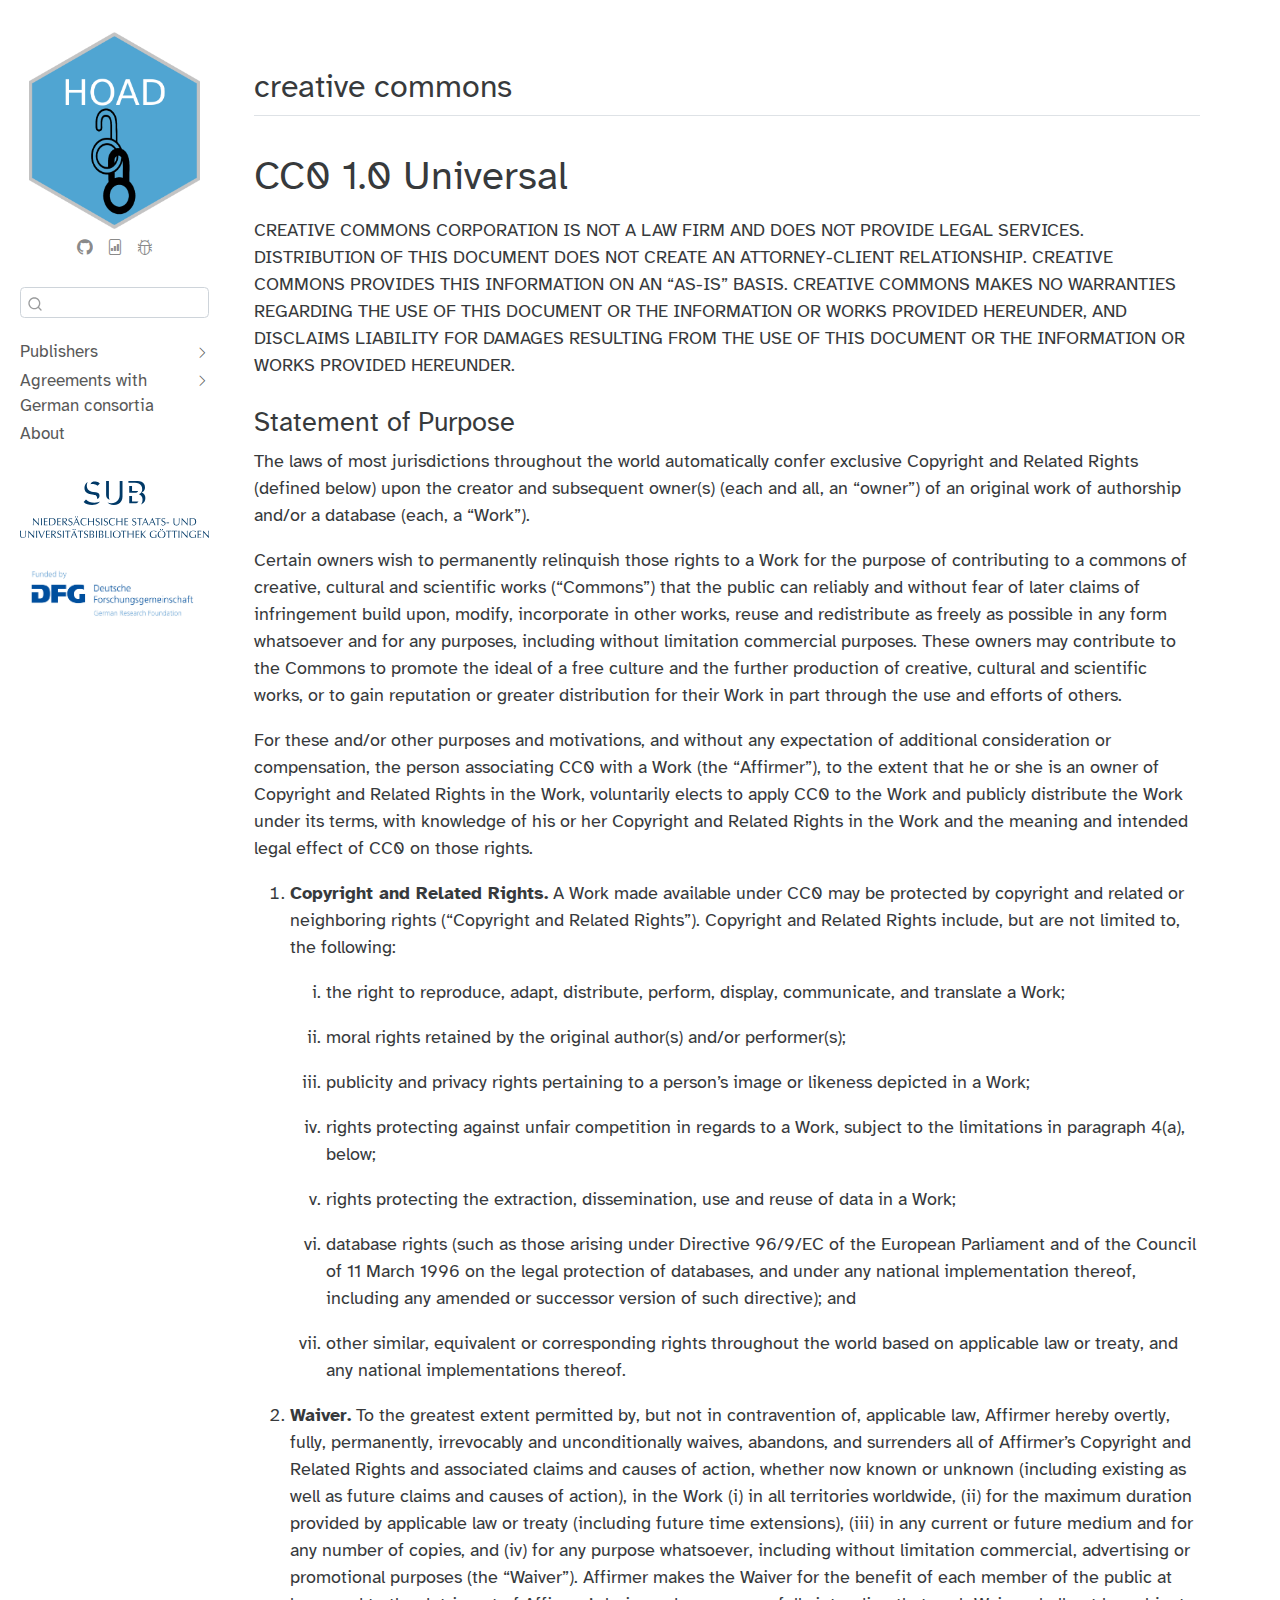
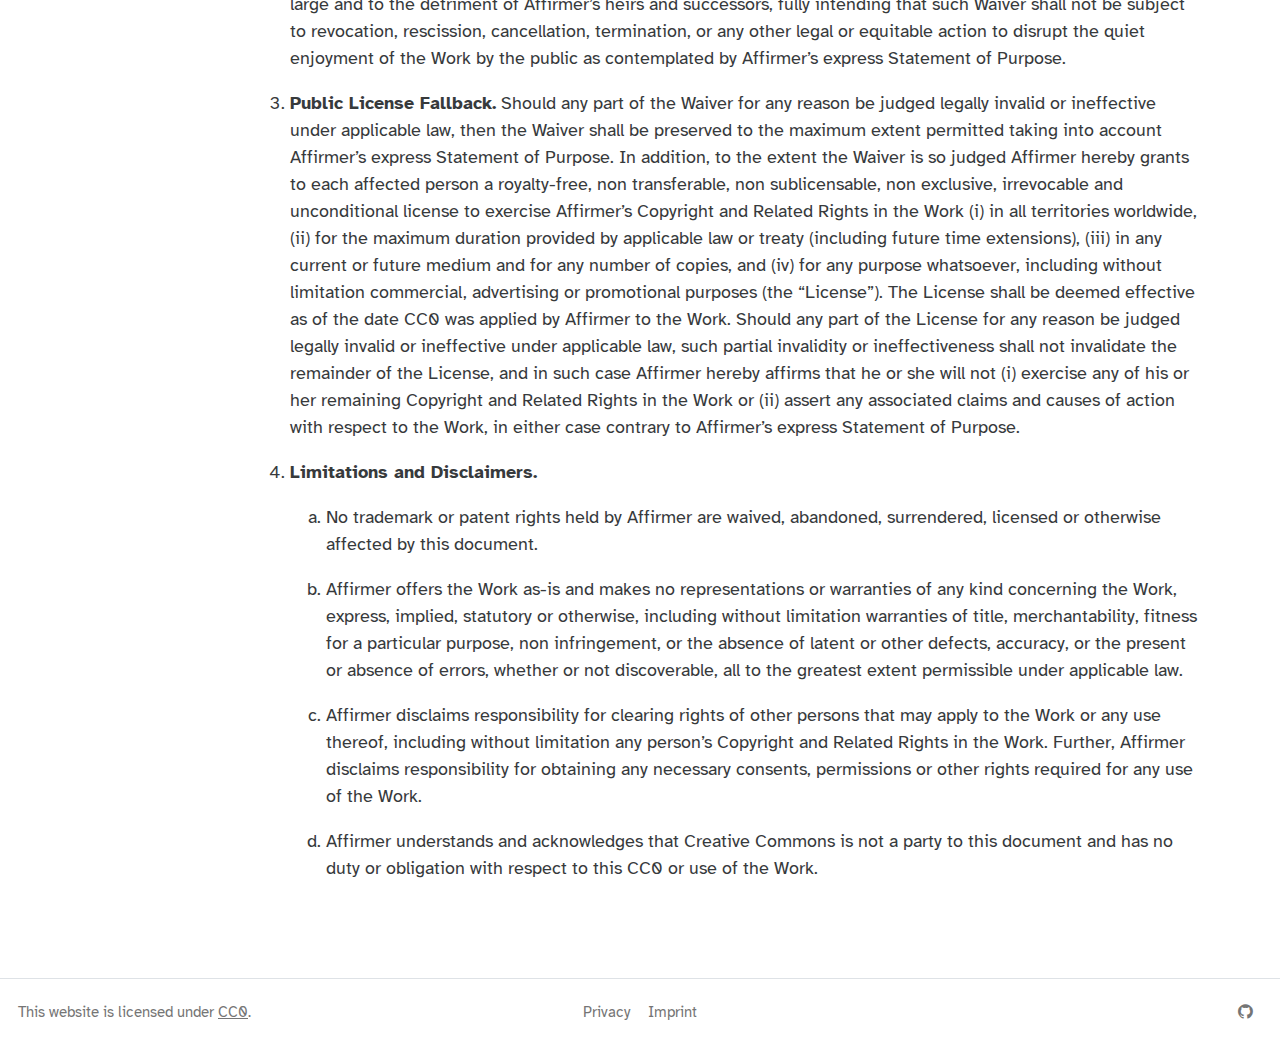
<file: LICENSE.html>
<!DOCTYPE html>
<html xmlns="http://www.w3.org/1999/xhtml" lang="en" xml:lang="en"><head>

<meta charset="utf-8">
<meta name="generator" content="quarto-1.2.335">

<meta name="viewport" content="width=device-width, initial-scale=1.0, user-scalable=yes">


<title>HOAD – license</title>
<style>
code{white-space: pre-wrap;}
span.smallcaps{font-variant: small-caps;}
div.columns{display: flex; gap: min(4vw, 1.5em);}
div.column{flex: auto; overflow-x: auto;}
div.hanging-indent{margin-left: 1.5em; text-indent: -1.5em;}
ul.task-list{list-style: none;}
ul.task-list li input[type="checkbox"] {
  width: 0.8em;
  margin: 0 0.8em 0.2em -1.6em;
  vertical-align: middle;
}
</style>


<script src="site_libs/quarto-nav/quarto-nav.js"></script>
<script src="site_libs/clipboard/clipboard.min.js"></script>
<script src="site_libs/quarto-search/autocomplete.umd.js"></script>
<script src="site_libs/quarto-search/fuse.min.js"></script>
<script src="site_libs/quarto-search/quarto-search.js"></script>
<meta name="quarto:offset" content="./">
<script src="site_libs/quarto-html/quarto.js"></script>
<script src="site_libs/quarto-html/popper.min.js"></script>
<script src="site_libs/quarto-html/tippy.umd.min.js"></script>
<script src="site_libs/quarto-html/anchor.min.js"></script>
<link href="site_libs/quarto-html/tippy.css" rel="stylesheet">
<link href="site_libs/quarto-html/quarto-syntax-highlighting.css" rel="stylesheet" id="quarto-text-highlighting-styles">
<script src="site_libs/bootstrap/bootstrap.min.js"></script>
<link href="site_libs/bootstrap/bootstrap-icons.css" rel="stylesheet">
<link href="site_libs/bootstrap/bootstrap.min.css" rel="stylesheet" id="quarto-bootstrap" data-mode="light">
<script id="quarto-search-options" type="application/json">{
  "location": "sidebar",
  "copy-button": false,
  "collapse-after": 3,
  "panel-placement": "start",
  "type": "textbox",
  "limit": 20,
  "language": {
    "search-no-results-text": "No results",
    "search-matching-documents-text": "matching documents",
    "search-copy-link-title": "Copy link to search",
    "search-hide-matches-text": "Hide additional matches",
    "search-more-match-text": "more match in this document",
    "search-more-matches-text": "more matches in this document",
    "search-clear-button-title": "Clear",
    "search-detached-cancel-button-title": "Cancel",
    "search-submit-button-title": "Submit"
  }
}</script>


</head>

<body class="nav-sidebar docked fullcontent">

<div id="quarto-search-results"></div>
  <header id="quarto-header" class="headroom fixed-top">
  <nav class="quarto-secondary-nav" data-bs-toggle="collapse" data-bs-target="#quarto-sidebar" aria-controls="quarto-sidebar" aria-expanded="false" aria-label="Toggle sidebar navigation" onclick="if (window.quartoToggleHeadroom) { window.quartoToggleHeadroom(); }">
    <div class="container-fluid d-flex justify-content-between">
      <h1 class="quarto-secondary-nav-title"></h1>
      <button type="button" class="quarto-btn-toggle btn" aria-label="Show secondary navigation">
        <i class="bi bi-chevron-right"></i>
      </button>
    </div>
  </nav>
</header>
<!-- content -->
<div id="quarto-content" class="quarto-container page-columns page-rows-contents page-layout-article">
<!-- sidebar -->
  <nav id="quarto-sidebar" class="sidebar collapse sidebar-navigation docked overflow-auto">
    <div class="pt-lg-2 mt-2 text-center sidebar-header">
      <a href="./index.html" class="sidebar-logo-link">
      <img src="./hoad_logo.png" alt="" class="sidebar-logo py-0 d-lg-inline d-none">
      </a>
      <div class="sidebar-tools-main tools-wide">
    <a href="https://github.com/subugoe/hoaddash" title="GitHub Dashboard Repo" class="sidebar-tool px-1"><i class="bi bi-github"></i></a>
    <a href="https://github.com/subugoe/hoaddata" title="GitHub Data Repo" class="sidebar-tool px-1"><i class="bi bi-file-bar-graph"></i></a>
    <a href="https://github.com/subugoe/hoaddash/issues" title="Report a Bug" class="sidebar-tool px-1"><i class="bi bi-bug"></i></a>
</div>
      </div>
      <div class="mt-2 flex-shrink-0 align-items-center">
        <div class="sidebar-search">
        <div id="quarto-search" class="" title="Search"></div>
        </div>
      </div>
    <div class="sidebar-menu-container"> 
    <ul class="list-unstyled mt-1">
        <li class="sidebar-item sidebar-item-section">
      <div class="sidebar-item-container"> 
            <a class="sidebar-item-text sidebar-link text-start collapsed" data-bs-toggle="collapse" data-bs-target="#quarto-sidebar-section-1" aria-expanded="false">Publishers</a>
          <a class="sidebar-item-toggle text-start collapsed" data-bs-toggle="collapse" data-bs-target="#quarto-sidebar-section-1" aria-expanded="false">
            <i class="bi bi-chevron-right ms-2"></i>
          </a> 
      </div>
      <ul id="quarto-sidebar-section-1" class="collapse list-unstyled sidebar-section depth1 ">  
          <li class="sidebar-item">
  <div class="sidebar-item-container"> 
  <a href="./index.html" class="sidebar-item-text sidebar-link">Overview</a>
  </div>
</li>
          <li class="sidebar-item">
  <div class="sidebar-item-container"> 
  <a href="./jct/elsevier/index.qmd" class="sidebar-item-text sidebar-link">Elsevier</a>
  </div>
</li>
          <li class="sidebar-item">
  <div class="sidebar-item-container"> 
  <a href="./jct/springernature/index.html" class="sidebar-item-text sidebar-link">Springer Nature</a>
  </div>
</li>
          <li class="sidebar-item">
  <div class="sidebar-item-container"> 
  <a href="./jct/wiley/index.qmd" class="sidebar-item-text sidebar-link">Wiley</a>
  </div>
</li>
          <li class="sidebar-item sidebar-item-section">
      <div class="sidebar-item-container"> 
            <a class="sidebar-item-text sidebar-link text-start collapsed" data-bs-toggle="collapse" data-bs-target="#quarto-sidebar-section-2" aria-expanded="false">Others</a>
          <a class="sidebar-item-toggle text-start collapsed" data-bs-toggle="collapse" data-bs-target="#quarto-sidebar-section-2" aria-expanded="false">
            <i class="bi bi-chevron-right ms-2"></i>
          </a> 
      </div>
      <ul id="quarto-sidebar-section-2" class="collapse list-unstyled sidebar-section depth2 ">  
          <li class="sidebar-item">
  <div class="sidebar-item-container"> 
  <a href="./jct/americanchemicalsociety/index.qmd" class="sidebar-item-text sidebar-link">American Chemical Society</a>
  </div>
</li>
          <li class="sidebar-item">
  <div class="sidebar-item-container"> 
  <a href="./jct/americanphysicalsociety/index.qmd" class="sidebar-item-text sidebar-link">American Physical Society</a>
  </div>
</li>
          <li class="sidebar-item">
  <div class="sidebar-item-container"> 
  <a href="./jct/bmjpublishing/index.qmd" class="sidebar-item-text sidebar-link">BMJ Publishing</a>
  </div>
</li>
          <li class="sidebar-item">
  <div class="sidebar-item-container"> 
  <a href="./jct/cambridgeuniversitypress/index.qmd" class="sidebar-item-text sidebar-link">Cambridge University Press</a>
  </div>
</li>
          <li class="sidebar-item">
  <div class="sidebar-item-container"> 
  <a href="./jct/edpsciences/index.qmd" class="sidebar-item-text sidebar-link">EDP Sciences</a>
  </div>
</li>
          <li class="sidebar-item">
  <div class="sidebar-item-container"> 
  <a href="./jct/karger/index.qmd" class="sidebar-item-text sidebar-link">Karger</a>
  </div>
</li>
          <li class="sidebar-item">
  <div class="sidebar-item-container"> 
  <a href="./jct/ieee/index.qmd" class="sidebar-item-text sidebar-link">IEEE</a>
  </div>
</li>
          <li class="sidebar-item">
  <div class="sidebar-item-container"> 
  <a href="./jct/ioppublishing/index.qmd" class="sidebar-item-text sidebar-link">IOP Publishing</a>
  </div>
</li>
          <li class="sidebar-item">
  <div class="sidebar-item-container"> 
  <a href="./jct/oxforduniversitypress/index.qmd" class="sidebar-item-text sidebar-link">Oxford University Press</a>
  </div>
</li>
          <li class="sidebar-item">
  <div class="sidebar-item-container"> 
  <a href="./jct/royalsocietyofchemistry/index.qmd" class="sidebar-item-text sidebar-link">Royal Society of Chemistry</a>
  </div>
</li>
          <li class="sidebar-item">
  <div class="sidebar-item-container"> 
  <a href="./jct/sage/index.qmd" class="sidebar-item-text sidebar-link">Sage</a>
  </div>
</li>
          <li class="sidebar-item">
  <div class="sidebar-item-container"> 
  <a href="./jct/taylorandfrancis/index.qmd" class="sidebar-item-text sidebar-link">Taylor and Francis</a>
  </div>
</li>
          <li class="sidebar-item">
  <div class="sidebar-item-container"> 
  <a href="./jct/theroyalsociety/index.qmd" class="sidebar-item-text sidebar-link">The Royal Society</a>
  </div>
</li>
          <li class="sidebar-item">
  <div class="sidebar-item-container"> 
  <a href="./jct/thieme/index.qmd" class="sidebar-item-text sidebar-link">Thieme</a>
  </div>
</li>
          <li class="sidebar-item">
  <div class="sidebar-item-container"> 
  <a href="./jct/walterdegruyter/index.qmd" class="sidebar-item-text sidebar-link">Walter de Gruyter</a>
  </div>
</li>
      </ul>
  </li>
      </ul>
  </li>
        <li class="sidebar-item sidebar-item-section">
      <div class="sidebar-item-container"> 
            <a class="sidebar-item-text sidebar-link text-start collapsed" data-bs-toggle="collapse" data-bs-target="#quarto-sidebar-section-3" aria-expanded="false">Agreements with German consortia</a>
          <a class="sidebar-item-toggle text-start collapsed" data-bs-toggle="collapse" data-bs-target="#quarto-sidebar-section-3" aria-expanded="false">
            <i class="bi bi-chevron-right ms-2"></i>
          </a> 
      </div>
      <ul id="quarto-sidebar-section-3" class="collapse list-unstyled sidebar-section depth1 ">  
          <li class="sidebar-item">
  <div class="sidebar-item-container"> 
  <a href="./oam/index.html" class="sidebar-item-text sidebar-link">Overview</a>
  </div>
</li>
          <li class="sidebar-item sidebar-item-section">
      <div class="sidebar-item-container"> 
            <a class="sidebar-item-text sidebar-link text-start collapsed" data-bs-toggle="collapse" data-bs-target="#quarto-sidebar-section-4" aria-expanded="false">Consortia</a>
          <a class="sidebar-item-toggle text-start collapsed" data-bs-toggle="collapse" data-bs-target="#quarto-sidebar-section-4" aria-expanded="false">
            <i class="bi bi-chevron-right ms-2"></i>
          </a> 
      </div>
      <ul id="quarto-sidebar-section-4" class="collapse list-unstyled sidebar-section depth2 ">  
          <li class="sidebar-item sidebar-item-section">
      <div class="sidebar-item-container"> 
            <a class="sidebar-item-text sidebar-link text-start collapsed" data-bs-toggle="collapse" data-bs-target="#quarto-sidebar-section-5" aria-expanded="false">DEAL</a>
          <a class="sidebar-item-toggle text-start collapsed" data-bs-toggle="collapse" data-bs-target="#quarto-sidebar-section-5" aria-expanded="false">
            <i class="bi bi-chevron-right ms-2"></i>
          </a> 
      </div>
      <ul id="quarto-sidebar-section-5" class="collapse list-unstyled sidebar-section depth3 ">  
          <li class="sidebar-item">
  <div class="sidebar-item-container"> 
  <a href="./oam/springerhybriddeal/index.qmd" class="sidebar-item-text sidebar-link">Springer</a>
  </div>
</li>
          <li class="sidebar-item">
  <div class="sidebar-item-container"> 
  <a href="./oam/wileyhybriddeal/index.qmd" class="sidebar-item-text sidebar-link">Wiley</a>
  </div>
</li>
      </ul>
  </li>
          <li class="sidebar-item sidebar-item-section">
      <div class="sidebar-item-container"> 
            <a class="sidebar-item-text sidebar-link text-start collapsed" data-bs-toggle="collapse" data-bs-target="#quarto-sidebar-section-6" aria-expanded="false">BSB</a>
          <a class="sidebar-item-toggle text-start collapsed" data-bs-toggle="collapse" data-bs-target="#quarto-sidebar-section-6" aria-expanded="false">
            <i class="bi bi-chevron-right ms-2"></i>
          </a> 
      </div>
      <ul id="quarto-sidebar-section-6" class="collapse list-unstyled sidebar-section depth3 ">  
          <li class="sidebar-item">
  <div class="sidebar-item-container"> 
  <a href="./oam/bmjbsb/index.qmd" class="sidebar-item-text sidebar-link">BMJ</a>
  </div>
</li>
          <li class="sidebar-item">
  <div class="sidebar-item-container"> 
  <a href="./oam/cupbsb/index.qmd" class="sidebar-item-text sidebar-link">CUP</a>
  </div>
</li>
          <li class="sidebar-item">
  <div class="sidebar-item-container"> 
  <a href="./oam/kargerbsb/index.qmd" class="sidebar-item-text sidebar-link">Karger</a>
  </div>
</li>
          <li class="sidebar-item">
  <div class="sidebar-item-container"> 
  <a href="./oam/sagebsb/index.qmd" class="sidebar-item-text sidebar-link">Sage</a>
  </div>
</li>
      </ul>
  </li>
          <li class="sidebar-item sidebar-item-section">
      <div class="sidebar-item-container"> 
            <a class="sidebar-item-text sidebar-link text-start collapsed" data-bs-toggle="collapse" data-bs-target="#quarto-sidebar-section-7" aria-expanded="false">hebis</a>
          <a class="sidebar-item-toggle text-start collapsed" data-bs-toggle="collapse" data-bs-target="#quarto-sidebar-section-7" aria-expanded="false">
            <i class="bi bi-chevron-right ms-2"></i>
          </a> 
      </div>
      <ul id="quarto-sidebar-section-7" class="collapse list-unstyled sidebar-section depth3 ">  
          <li class="sidebar-item">
  <div class="sidebar-item-container"> 
  <a href="./oam/acmhebis/index.qmd" class="sidebar-item-text sidebar-link">ACM</a>
  </div>
</li>
      </ul>
  </li>
          <li class="sidebar-item sidebar-item-section">
      <div class="sidebar-item-container"> 
            <a class="sidebar-item-text sidebar-link text-start collapsed" data-bs-toggle="collapse" data-bs-target="#quarto-sidebar-section-8" aria-expanded="false">MPDL</a>
          <a class="sidebar-item-toggle text-start collapsed" data-bs-toggle="collapse" data-bs-target="#quarto-sidebar-section-8" aria-expanded="false">
            <i class="bi bi-chevron-right ms-2"></i>
          </a> 
      </div>
      <ul id="quarto-sidebar-section-8" class="collapse list-unstyled sidebar-section depth3 ">  
          <li class="sidebar-item">
  <div class="sidebar-item-container"> 
  <a href="./oam/naturempdl/index.qmd" class="sidebar-item-text sidebar-link">Nature</a>
  </div>
</li>
      </ul>
  </li>
          <li class="sidebar-item sidebar-item-section">
      <div class="sidebar-item-container"> 
            <a class="sidebar-item-text sidebar-link text-start collapsed" data-bs-toggle="collapse" data-bs-target="#quarto-sidebar-section-9" aria-expanded="false">SUB Göttingen</a>
          <a class="sidebar-item-toggle text-start collapsed" data-bs-toggle="collapse" data-bs-target="#quarto-sidebar-section-9" aria-expanded="false">
            <i class="bi bi-chevron-right ms-2"></i>
          </a> 
      </div>
      <ul id="quarto-sidebar-section-9" class="collapse list-unstyled sidebar-section depth3 ">  
          <li class="sidebar-item">
  <div class="sidebar-item-container"> 
  <a href="./oam/degruytersubgöttingen/index.qmd" class="sidebar-item-text sidebar-link">De Gruyter</a>
  </div>
</li>
          <li class="sidebar-item">
  <div class="sidebar-item-container"> 
  <a href="./oam/hogrefesubgöttingen/index.html" class="sidebar-item-text sidebar-link">Hogrefe</a>
  </div>
</li>
      </ul>
  </li>
          <li class="sidebar-item sidebar-item-section">
      <div class="sidebar-item-container"> 
            <a class="sidebar-item-text sidebar-link text-start collapsed" data-bs-toggle="collapse" data-bs-target="#quarto-sidebar-section-10" aria-expanded="false">TIB</a>
          <a class="sidebar-item-toggle text-start collapsed" data-bs-toggle="collapse" data-bs-target="#quarto-sidebar-section-10" aria-expanded="false">
            <i class="bi bi-chevron-right ms-2"></i>
          </a> 
      </div>
      <ul id="quarto-sidebar-section-10" class="collapse list-unstyled sidebar-section depth3 ">  
          <li class="sidebar-item">
  <div class="sidebar-item-container"> 
  <a href="./oam/aiptib/index.qmd" class="sidebar-item-text sidebar-link">AIP</a>
  </div>
</li>
          <li class="sidebar-item">
  <div class="sidebar-item-container"> 
  <a href="./oam/ecstib/index.qmd" class="sidebar-item-text sidebar-link">ESC</a>
  </div>
</li>
          <li class="sidebar-item">
  <div class="sidebar-item-container"> 
  <a href="./oam/ioptib/index.qmd" class="sidebar-item-text sidebar-link">IOP</a>
  </div>
</li>
          <li class="sidebar-item">
  <div class="sidebar-item-container"> 
  <a href="./oam/portlandpresstib/index.qmd" class="sidebar-item-text sidebar-link">Portland Press</a>
  </div>
</li>
          <li class="sidebar-item">
  <div class="sidebar-item-container"> 
  <a href="./oam/rsctib/index.qmd" class="sidebar-item-text sidebar-link">RSC</a>
  </div>
</li>
          <li class="sidebar-item">
  <div class="sidebar-item-container"> 
  <a href="./oam/spietib/index.qmd" class="sidebar-item-text sidebar-link">SPIE</a>
  </div>
</li>
      </ul>
  </li>
          <li class="sidebar-item sidebar-item-section">
      <div class="sidebar-item-container"> 
            <a class="sidebar-item-text sidebar-link text-start collapsed" data-bs-toggle="collapse" data-bs-target="#quarto-sidebar-section-11" aria-expanded="false">ZBW</a>
          <a class="sidebar-item-toggle text-start collapsed" data-bs-toggle="collapse" data-bs-target="#quarto-sidebar-section-11" aria-expanded="false">
            <i class="bi bi-chevron-right ms-2"></i>
          </a> 
      </div>
      <ul id="quarto-sidebar-section-11" class="collapse list-unstyled sidebar-section depth3 ">  
          <li class="sidebar-item">
  <div class="sidebar-item-container"> 
  <a href="./oam/taylorfranciszbw" class="sidebar-item-text sidebar-link">Taylor and Francis</a>
  </div>
</li>
      </ul>
  </li>
      </ul>
  </li>
      </ul>
  </li>
        <li class="sidebar-item">
  <div class="sidebar-item-container"> 
  <a href="./about.html" class="sidebar-item-text sidebar-link">About</a>
  </div>
</li>
    </ul>
    </div>
<div class="quarto-sidebar-footer"><div class="sidebar-footer-item">
<div class="quarto-figure quarto-figure-center">
<figure class="figure">
<p><a href="https://www.sub.uni-goettingen.de/sub-aktuell/"><img src="sub_logo.svg" class="img-fluid figure-img"></a></p>
</figure>
</div>
<div class="quarto-figure quarto-figure-center">
<figure class="figure">
<p><a href="https://gepris.dfg.de/gepris/projekt/416115939"><img src="dfg_logo.jpg" class="img-fluid figure-img"></a></p>
</figure>
</div>
</div></div></nav>
<!-- margin-sidebar -->
    
<!-- main -->
<main class="content" id="quarto-document-content">



<section id="creative-commons" class="level2">
<h2 class="anchored" data-anchor-id="creative-commons">creative commons</h2>
</section>
<section id="cc0-1.0-universal" class="level1">
<h1>CC0 1.0 Universal</h1>
<p>CREATIVE COMMONS CORPORATION IS NOT A LAW FIRM AND DOES NOT PROVIDE LEGAL SERVICES. DISTRIBUTION OF THIS DOCUMENT DOES NOT CREATE AN ATTORNEY-CLIENT RELATIONSHIP. CREATIVE COMMONS PROVIDES THIS INFORMATION ON AN “AS-IS” BASIS. CREATIVE COMMONS MAKES NO WARRANTIES REGARDING THE USE OF THIS DOCUMENT OR THE INFORMATION OR WORKS PROVIDED HEREUNDER, AND DISCLAIMS LIABILITY FOR DAMAGES RESULTING FROM THE USE OF THIS DOCUMENT OR THE INFORMATION OR WORKS PROVIDED HEREUNDER.</p>
<section id="statement-of-purpose" class="level3">
<h3 class="anchored" data-anchor-id="statement-of-purpose">Statement of Purpose</h3>
<p>The laws of most jurisdictions throughout the world automatically confer exclusive Copyright and Related Rights (defined below) upon the creator and subsequent owner(s) (each and all, an “owner”) of an original work of authorship and/or a database (each, a “Work”).</p>
<p>Certain owners wish to permanently relinquish those rights to a Work for the purpose of contributing to a commons of creative, cultural and scientific works (“Commons”) that the public can reliably and without fear of later claims of infringement build upon, modify, incorporate in other works, reuse and redistribute as freely as possible in any form whatsoever and for any purposes, including without limitation commercial purposes. These owners may contribute to the Commons to promote the ideal of a free culture and the further production of creative, cultural and scientific works, or to gain reputation or greater distribution for their Work in part through the use and efforts of others.</p>
<p>For these and/or other purposes and motivations, and without any expectation of additional consideration or compensation, the person associating CC0 with a Work (the “Affirmer”), to the extent that he or she is an owner of Copyright and Related Rights in the Work, voluntarily elects to apply CC0 to the Work and publicly distribute the Work under its terms, with knowledge of his or her Copyright and Related Rights in the Work and the meaning and intended legal effect of CC0 on those rights.</p>
<ol type="1">
<li><p><strong>Copyright and Related Rights.</strong> A Work made available under CC0 may be protected by copyright and related or neighboring rights (“Copyright and Related Rights”). Copyright and Related Rights include, but are not limited to, the following:</p>
<ol type="i">
<li><p>the right to reproduce, adapt, distribute, perform, display, communicate, and translate a Work;</p></li>
<li><p>moral rights retained by the original author(s) and/or performer(s);</p></li>
<li><p>publicity and privacy rights pertaining to a person’s image or likeness depicted in a Work;</p></li>
<li><p>rights protecting against unfair competition in regards to a Work, subject to the limitations in paragraph 4(a), below;</p></li>
<li><p>rights protecting the extraction, dissemination, use and reuse of data in a Work;</p></li>
<li><p>database rights (such as those arising under Directive 96/9/EC of the European Parliament and of the Council of 11 March 1996 on the legal protection of databases, and under any national implementation thereof, including any amended or successor version of such directive); and</p></li>
<li><p>other similar, equivalent or corresponding rights throughout the world based on applicable law or treaty, and any national implementations thereof.</p></li>
</ol></li>
<li><p><strong>Waiver.</strong> To the greatest extent permitted by, but not in contravention of, applicable law, Affirmer hereby overtly, fully, permanently, irrevocably and unconditionally waives, abandons, and surrenders all of Affirmer’s Copyright and Related Rights and associated claims and causes of action, whether now known or unknown (including existing as well as future claims and causes of action), in the Work (i) in all territories worldwide, (ii) for the maximum duration provided by applicable law or treaty (including future time extensions), (iii) in any current or future medium and for any number of copies, and (iv) for any purpose whatsoever, including without limitation commercial, advertising or promotional purposes (the “Waiver”). Affirmer makes the Waiver for the benefit of each member of the public at large and to the detriment of Affirmer’s heirs and successors, fully intending that such Waiver shall not be subject to revocation, rescission, cancellation, termination, or any other legal or equitable action to disrupt the quiet enjoyment of the Work by the public as contemplated by Affirmer’s express Statement of Purpose.</p></li>
<li><p><strong>Public License Fallback.</strong> Should any part of the Waiver for any reason be judged legally invalid or ineffective under applicable law, then the Waiver shall be preserved to the maximum extent permitted taking into account Affirmer’s express Statement of Purpose. In addition, to the extent the Waiver is so judged Affirmer hereby grants to each affected person a royalty-free, non transferable, non sublicensable, non exclusive, irrevocable and unconditional license to exercise Affirmer’s Copyright and Related Rights in the Work (i) in all territories worldwide, (ii) for the maximum duration provided by applicable law or treaty (including future time extensions), (iii) in any current or future medium and for any number of copies, and (iv) for any purpose whatsoever, including without limitation commercial, advertising or promotional purposes (the “License”). The License shall be deemed effective as of the date CC0 was applied by Affirmer to the Work. Should any part of the License for any reason be judged legally invalid or ineffective under applicable law, such partial invalidity or ineffectiveness shall not invalidate the remainder of the License, and in such case Affirmer hereby affirms that he or she will not (i) exercise any of his or her remaining Copyright and Related Rights in the Work or (ii) assert any associated claims and causes of action with respect to the Work, in either case contrary to Affirmer’s express Statement of Purpose.</p></li>
<li><p><strong>Limitations and Disclaimers.</strong></p>
<ol type="a">
<li><p>No trademark or patent rights held by Affirmer are waived, abandoned, surrendered, licensed or otherwise affected by this document.</p></li>
<li><p>Affirmer offers the Work as-is and makes no representations or warranties of any kind concerning the Work, express, implied, statutory or otherwise, including without limitation warranties of title, merchantability, fitness for a particular purpose, non infringement, or the absence of latent or other defects, accuracy, or the present or absence of errors, whether or not discoverable, all to the greatest extent permissible under applicable law.</p></li>
<li><p>Affirmer disclaims responsibility for clearing rights of other persons that may apply to the Work or any use thereof, including without limitation any person’s Copyright and Related Rights in the Work. Further, Affirmer disclaims responsibility for obtaining any necessary consents, permissions or other rights required for any use of the Work.</p></li>
<li><p>Affirmer understands and acknowledges that Creative Commons is not a party to this document and has no duty or obligation with respect to this CC0 or use of the Work.</p></li>
</ol></li>
</ol>


</section>
</section>

</main> <!-- /main -->
<script id="quarto-html-after-body" type="application/javascript">
window.document.addEventListener("DOMContentLoaded", function (event) {
  const toggleBodyColorMode = (bsSheetEl) => {
    const mode = bsSheetEl.getAttribute("data-mode");
    const bodyEl = window.document.querySelector("body");
    if (mode === "dark") {
      bodyEl.classList.add("quarto-dark");
      bodyEl.classList.remove("quarto-light");
    } else {
      bodyEl.classList.add("quarto-light");
      bodyEl.classList.remove("quarto-dark");
    }
  }
  const toggleBodyColorPrimary = () => {
    const bsSheetEl = window.document.querySelector("link#quarto-bootstrap");
    if (bsSheetEl) {
      toggleBodyColorMode(bsSheetEl);
    }
  }
  toggleBodyColorPrimary();  
  const icon = "";
  const anchorJS = new window.AnchorJS();
  anchorJS.options = {
    placement: 'right',
    icon: icon
  };
  anchorJS.add('.anchored');
  const clipboard = new window.ClipboardJS('.code-copy-button', {
    target: function(trigger) {
      return trigger.previousElementSibling;
    }
  });
  clipboard.on('success', function(e) {
    // button target
    const button = e.trigger;
    // don't keep focus
    button.blur();
    // flash "checked"
    button.classList.add('code-copy-button-checked');
    var currentTitle = button.getAttribute("title");
    button.setAttribute("title", "Copied!");
    let tooltip;
    if (window.bootstrap) {
      button.setAttribute("data-bs-toggle", "tooltip");
      button.setAttribute("data-bs-placement", "left");
      button.setAttribute("data-bs-title", "Copied!");
      tooltip = new bootstrap.Tooltip(button, 
        { trigger: "manual", 
          customClass: "code-copy-button-tooltip",
          offset: [0, -8]});
      tooltip.show();    
    }
    setTimeout(function() {
      if (tooltip) {
        tooltip.hide();
        button.removeAttribute("data-bs-title");
        button.removeAttribute("data-bs-toggle");
        button.removeAttribute("data-bs-placement");
      }
      button.setAttribute("title", currentTitle);
      button.classList.remove('code-copy-button-checked');
    }, 1000);
    // clear code selection
    e.clearSelection();
  });
  function tippyHover(el, contentFn) {
    const config = {
      allowHTML: true,
      content: contentFn,
      maxWidth: 500,
      delay: 100,
      arrow: false,
      appendTo: function(el) {
          return el.parentElement;
      },
      interactive: true,
      interactiveBorder: 10,
      theme: 'quarto',
      placement: 'bottom-start'
    };
    window.tippy(el, config); 
  }
  const noterefs = window.document.querySelectorAll('a[role="doc-noteref"]');
  for (var i=0; i<noterefs.length; i++) {
    const ref = noterefs[i];
    tippyHover(ref, function() {
      // use id or data attribute instead here
      let href = ref.getAttribute('data-footnote-href') || ref.getAttribute('href');
      try { href = new URL(href).hash; } catch {}
      const id = href.replace(/^#\/?/, "");
      const note = window.document.getElementById(id);
      return note.innerHTML;
    });
  }
  const findCites = (el) => {
    const parentEl = el.parentElement;
    if (parentEl) {
      const cites = parentEl.dataset.cites;
      if (cites) {
        return {
          el,
          cites: cites.split(' ')
        };
      } else {
        return findCites(el.parentElement)
      }
    } else {
      return undefined;
    }
  };
  var bibliorefs = window.document.querySelectorAll('a[role="doc-biblioref"]');
  for (var i=0; i<bibliorefs.length; i++) {
    const ref = bibliorefs[i];
    const citeInfo = findCites(ref);
    if (citeInfo) {
      tippyHover(citeInfo.el, function() {
        var popup = window.document.createElement('div');
        citeInfo.cites.forEach(function(cite) {
          var citeDiv = window.document.createElement('div');
          citeDiv.classList.add('hanging-indent');
          citeDiv.classList.add('csl-entry');
          var biblioDiv = window.document.getElementById('ref-' + cite);
          if (biblioDiv) {
            citeDiv.innerHTML = biblioDiv.innerHTML;
          }
          popup.appendChild(citeDiv);
        });
        return popup.innerHTML;
      });
    }
  }
});
</script>
</div> <!-- /content -->
<footer class="footer">
  <div class="nav-footer">
    <div class="nav-footer-left">
      <ul class="footer-items list-unstyled">
    <li class="nav-item">
 This website is licensed under <a href="https://creativecommons.org/publicdomain/zero/1.0/">CC0</a>.
  </li>  
</ul>
    </div>   
      <div class="nav-footer-center">
        <ul class="footer-items list-unstyled">
    <li class="nav-item">
    <a class="nav-link" href="./privacy.html">Privacy</a>
  </li>  
    <li class="nav-item">
    <a class="nav-link" href="https://www.sub.uni-goettingen.de/impressum/">Imprint</a>
  </li>  
</ul>
      </div>
    <div class="nav-footer-right">
      <ul class="footer-items list-unstyled">
    <li class="nav-item compact">
    <a class="nav-link" href="https://github.com/subugoe/hoaddash/">
      <i class="bi bi-github" role="img" aria-label="Project GitHub">
</i> 
    </a>
  </li>  
</ul>
    </div>
  </div>
</footer>



</body></html>
</file>
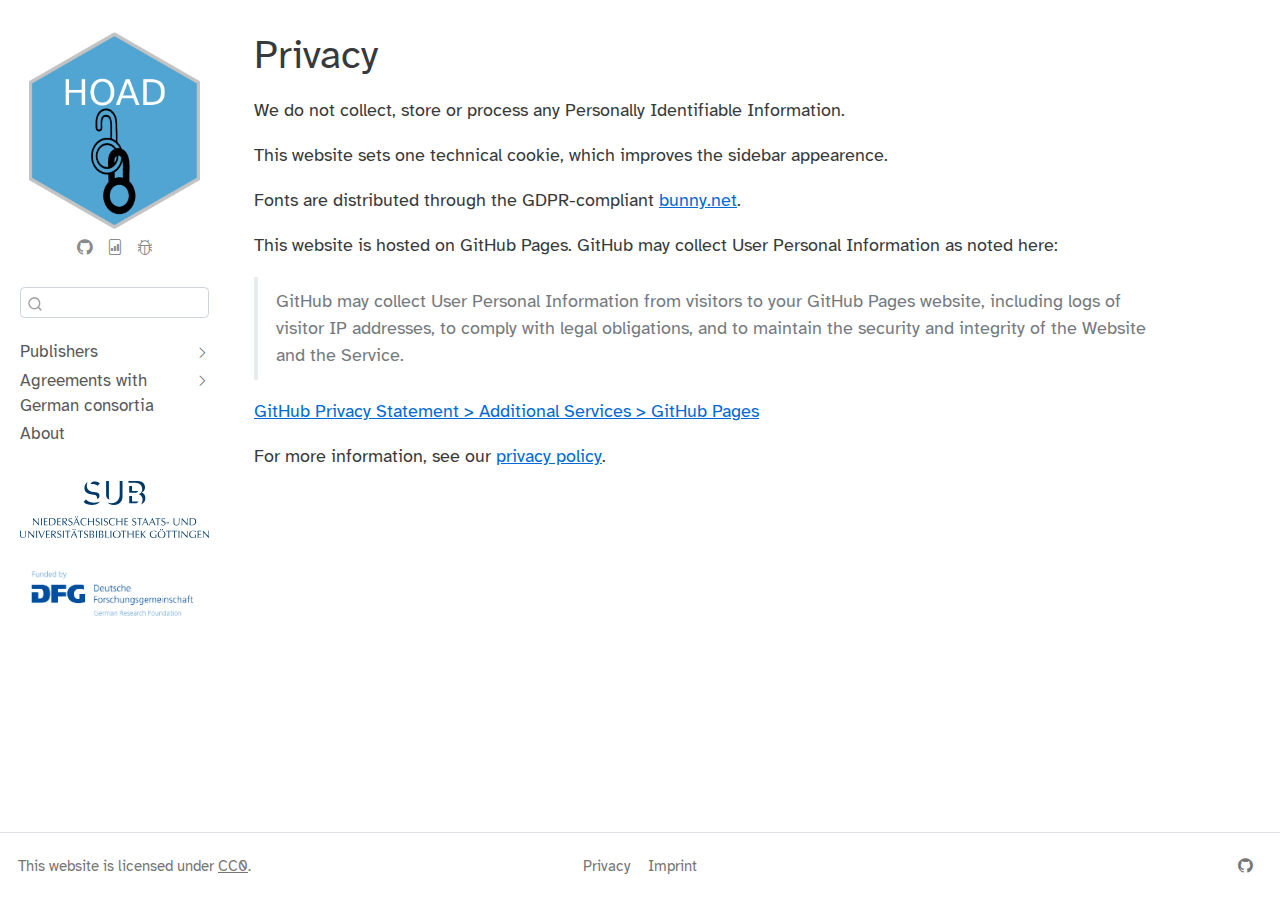
<file: privacy.html>
<!DOCTYPE html>
<html xmlns="http://www.w3.org/1999/xhtml" lang="en" xml:lang="en"><head>

<meta charset="utf-8">
<meta name="generator" content="quarto-1.2.335">

<meta name="viewport" content="width=device-width, initial-scale=1.0, user-scalable=yes">


<title>HOAD - Privacy</title>
<style>
code{white-space: pre-wrap;}
span.smallcaps{font-variant: small-caps;}
div.columns{display: flex; gap: min(4vw, 1.5em);}
div.column{flex: auto; overflow-x: auto;}
div.hanging-indent{margin-left: 1.5em; text-indent: -1.5em;}
ul.task-list{list-style: none;}
ul.task-list li input[type="checkbox"] {
  width: 0.8em;
  margin: 0 0.8em 0.2em -1.6em;
  vertical-align: middle;
}
</style>


<script src="site_libs/quarto-nav/quarto-nav.js"></script>
<script src="site_libs/clipboard/clipboard.min.js"></script>
<script src="site_libs/quarto-search/autocomplete.umd.js"></script>
<script src="site_libs/quarto-search/fuse.min.js"></script>
<script src="site_libs/quarto-search/quarto-search.js"></script>
<meta name="quarto:offset" content="./">
<script src="site_libs/quarto-html/quarto.js"></script>
<script src="site_libs/quarto-html/popper.min.js"></script>
<script src="site_libs/quarto-html/tippy.umd.min.js"></script>
<script src="site_libs/quarto-html/anchor.min.js"></script>
<link href="site_libs/quarto-html/tippy.css" rel="stylesheet">
<link href="site_libs/quarto-html/quarto-syntax-highlighting.css" rel="stylesheet" id="quarto-text-highlighting-styles">
<script src="site_libs/bootstrap/bootstrap.min.js"></script>
<link href="site_libs/bootstrap/bootstrap-icons.css" rel="stylesheet">
<link href="site_libs/bootstrap/bootstrap.min.css" rel="stylesheet" id="quarto-bootstrap" data-mode="light">
<script id="quarto-search-options" type="application/json">{
  "location": "sidebar",
  "copy-button": false,
  "collapse-after": 3,
  "panel-placement": "start",
  "type": "textbox",
  "limit": 20,
  "language": {
    "search-no-results-text": "No results",
    "search-matching-documents-text": "matching documents",
    "search-copy-link-title": "Copy link to search",
    "search-hide-matches-text": "Hide additional matches",
    "search-more-match-text": "more match in this document",
    "search-more-matches-text": "more matches in this document",
    "search-clear-button-title": "Clear",
    "search-detached-cancel-button-title": "Cancel",
    "search-submit-button-title": "Submit"
  }
}</script>


<meta property="og:title" content="HOAD - Privacy">
<meta property="og:description" content="We do not collect, store or process any Personally Identifiable Information.">
<meta property="og:site-name" content="HOAD">
<meta name="twitter:title" content="HOAD - Privacy">
<meta name="twitter:description" content="We do not collect, store or process any Personally Identifiable Information.">
<meta name="twitter:card" content="summary">
</head>

<body class="nav-sidebar docked fullcontent">

<div id="quarto-search-results"></div>
  <header id="quarto-header" class="headroom fixed-top">
  <nav class="quarto-secondary-nav" data-bs-toggle="collapse" data-bs-target="#quarto-sidebar" aria-controls="quarto-sidebar" aria-expanded="false" aria-label="Toggle sidebar navigation" onclick="if (window.quartoToggleHeadroom) { window.quartoToggleHeadroom(); }">
    <div class="container-fluid d-flex justify-content-between">
      <h1 class="quarto-secondary-nav-title">Privacy</h1>
      <button type="button" class="quarto-btn-toggle btn" aria-label="Show secondary navigation">
        <i class="bi bi-chevron-right"></i>
      </button>
    </div>
  </nav>
</header>
<!-- content -->
<div id="quarto-content" class="quarto-container page-columns page-rows-contents page-layout-article">
<!-- sidebar -->
  <nav id="quarto-sidebar" class="sidebar collapse sidebar-navigation docked overflow-auto">
    <div class="pt-lg-2 mt-2 text-center sidebar-header">
      <a href="./index.html" class="sidebar-logo-link">
      <img src="./hoad_logo.png" alt="" class="sidebar-logo py-0 d-lg-inline d-none">
      </a>
      <div class="sidebar-tools-main tools-wide">
    <a href="https://github.com/subugoe/hoaddash" title="GitHub Dashboard Repo" class="sidebar-tool px-1"><i class="bi bi-github"></i></a>
    <a href="https://github.com/subugoe/hoaddata" title="GitHub Data Repo" class="sidebar-tool px-1"><i class="bi bi-file-bar-graph"></i></a>
    <a href="https://github.com/subugoe/hoaddash/issues" title="Report a Bug" class="sidebar-tool px-1"><i class="bi bi-bug"></i></a>
</div>
      </div>
      <div class="mt-2 flex-shrink-0 align-items-center">
        <div class="sidebar-search">
        <div id="quarto-search" class="" title="Search"></div>
        </div>
      </div>
    <div class="sidebar-menu-container"> 
    <ul class="list-unstyled mt-1">
        <li class="sidebar-item sidebar-item-section">
      <div class="sidebar-item-container"> 
            <a class="sidebar-item-text sidebar-link text-start collapsed" data-bs-toggle="collapse" data-bs-target="#quarto-sidebar-section-1" aria-expanded="false">Publishers</a>
          <a class="sidebar-item-toggle text-start collapsed" data-bs-toggle="collapse" data-bs-target="#quarto-sidebar-section-1" aria-expanded="false">
            <i class="bi bi-chevron-right ms-2"></i>
          </a> 
      </div>
      <ul id="quarto-sidebar-section-1" class="collapse list-unstyled sidebar-section depth1 ">  
          <li class="sidebar-item">
  <div class="sidebar-item-container"> 
  <a href="./index.html" class="sidebar-item-text sidebar-link">Overview</a>
  </div>
</li>
          <li class="sidebar-item">
  <div class="sidebar-item-container"> 
  <a href="./jct/elsevier/index.qmd" class="sidebar-item-text sidebar-link">Elsevier</a>
  </div>
</li>
          <li class="sidebar-item">
  <div class="sidebar-item-container"> 
  <a href="./jct/springernature/index.html" class="sidebar-item-text sidebar-link">Springer Nature</a>
  </div>
</li>
          <li class="sidebar-item">
  <div class="sidebar-item-container"> 
  <a href="./jct/wiley/index.qmd" class="sidebar-item-text sidebar-link">Wiley</a>
  </div>
</li>
          <li class="sidebar-item sidebar-item-section">
      <div class="sidebar-item-container"> 
            <a class="sidebar-item-text sidebar-link text-start collapsed" data-bs-toggle="collapse" data-bs-target="#quarto-sidebar-section-2" aria-expanded="false">Others</a>
          <a class="sidebar-item-toggle text-start collapsed" data-bs-toggle="collapse" data-bs-target="#quarto-sidebar-section-2" aria-expanded="false">
            <i class="bi bi-chevron-right ms-2"></i>
          </a> 
      </div>
      <ul id="quarto-sidebar-section-2" class="collapse list-unstyled sidebar-section depth2 ">  
          <li class="sidebar-item">
  <div class="sidebar-item-container"> 
  <a href="./jct/americanchemicalsociety/index.qmd" class="sidebar-item-text sidebar-link">American Chemical Society</a>
  </div>
</li>
          <li class="sidebar-item">
  <div class="sidebar-item-container"> 
  <a href="./jct/americanphysicalsociety/index.qmd" class="sidebar-item-text sidebar-link">American Physical Society</a>
  </div>
</li>
          <li class="sidebar-item">
  <div class="sidebar-item-container"> 
  <a href="./jct/bmjpublishing/index.qmd" class="sidebar-item-text sidebar-link">BMJ Publishing</a>
  </div>
</li>
          <li class="sidebar-item">
  <div class="sidebar-item-container"> 
  <a href="./jct/cambridgeuniversitypress/index.qmd" class="sidebar-item-text sidebar-link">Cambridge University Press</a>
  </div>
</li>
          <li class="sidebar-item">
  <div class="sidebar-item-container"> 
  <a href="./jct/edpsciences/index.qmd" class="sidebar-item-text sidebar-link">EDP Sciences</a>
  </div>
</li>
          <li class="sidebar-item">
  <div class="sidebar-item-container"> 
  <a href="./jct/karger/index.qmd" class="sidebar-item-text sidebar-link">Karger</a>
  </div>
</li>
          <li class="sidebar-item">
  <div class="sidebar-item-container"> 
  <a href="./jct/ieee/index.qmd" class="sidebar-item-text sidebar-link">IEEE</a>
  </div>
</li>
          <li class="sidebar-item">
  <div class="sidebar-item-container"> 
  <a href="./jct/ioppublishing/index.qmd" class="sidebar-item-text sidebar-link">IOP Publishing</a>
  </div>
</li>
          <li class="sidebar-item">
  <div class="sidebar-item-container"> 
  <a href="./jct/oxforduniversitypress/index.qmd" class="sidebar-item-text sidebar-link">Oxford University Press</a>
  </div>
</li>
          <li class="sidebar-item">
  <div class="sidebar-item-container"> 
  <a href="./jct/royalsocietyofchemistry/index.qmd" class="sidebar-item-text sidebar-link">Royal Society of Chemistry</a>
  </div>
</li>
          <li class="sidebar-item">
  <div class="sidebar-item-container"> 
  <a href="./jct/sage/index.qmd" class="sidebar-item-text sidebar-link">Sage</a>
  </div>
</li>
          <li class="sidebar-item">
  <div class="sidebar-item-container"> 
  <a href="./jct/taylorandfrancis/index.qmd" class="sidebar-item-text sidebar-link">Taylor and Francis</a>
  </div>
</li>
          <li class="sidebar-item">
  <div class="sidebar-item-container"> 
  <a href="./jct/theroyalsociety/index.qmd" class="sidebar-item-text sidebar-link">The Royal Society</a>
  </div>
</li>
          <li class="sidebar-item">
  <div class="sidebar-item-container"> 
  <a href="./jct/thieme/index.qmd" class="sidebar-item-text sidebar-link">Thieme</a>
  </div>
</li>
          <li class="sidebar-item">
  <div class="sidebar-item-container"> 
  <a href="./jct/walterdegruyter/index.qmd" class="sidebar-item-text sidebar-link">Walter de Gruyter</a>
  </div>
</li>
      </ul>
  </li>
      </ul>
  </li>
        <li class="sidebar-item sidebar-item-section">
      <div class="sidebar-item-container"> 
            <a class="sidebar-item-text sidebar-link text-start collapsed" data-bs-toggle="collapse" data-bs-target="#quarto-sidebar-section-3" aria-expanded="false">Agreements with German consortia</a>
          <a class="sidebar-item-toggle text-start collapsed" data-bs-toggle="collapse" data-bs-target="#quarto-sidebar-section-3" aria-expanded="false">
            <i class="bi bi-chevron-right ms-2"></i>
          </a> 
      </div>
      <ul id="quarto-sidebar-section-3" class="collapse list-unstyled sidebar-section depth1 ">  
          <li class="sidebar-item">
  <div class="sidebar-item-container"> 
  <a href="./oam/index.html" class="sidebar-item-text sidebar-link">Overview</a>
  </div>
</li>
          <li class="sidebar-item sidebar-item-section">
      <div class="sidebar-item-container"> 
            <a class="sidebar-item-text sidebar-link text-start collapsed" data-bs-toggle="collapse" data-bs-target="#quarto-sidebar-section-4" aria-expanded="false">Consortia</a>
          <a class="sidebar-item-toggle text-start collapsed" data-bs-toggle="collapse" data-bs-target="#quarto-sidebar-section-4" aria-expanded="false">
            <i class="bi bi-chevron-right ms-2"></i>
          </a> 
      </div>
      <ul id="quarto-sidebar-section-4" class="collapse list-unstyled sidebar-section depth2 ">  
          <li class="sidebar-item sidebar-item-section">
      <div class="sidebar-item-container"> 
            <a class="sidebar-item-text sidebar-link text-start collapsed" data-bs-toggle="collapse" data-bs-target="#quarto-sidebar-section-5" aria-expanded="false">DEAL</a>
          <a class="sidebar-item-toggle text-start collapsed" data-bs-toggle="collapse" data-bs-target="#quarto-sidebar-section-5" aria-expanded="false">
            <i class="bi bi-chevron-right ms-2"></i>
          </a> 
      </div>
      <ul id="quarto-sidebar-section-5" class="collapse list-unstyled sidebar-section depth3 ">  
          <li class="sidebar-item">
  <div class="sidebar-item-container"> 
  <a href="./oam/springerhybriddeal/index.qmd" class="sidebar-item-text sidebar-link">Springer</a>
  </div>
</li>
          <li class="sidebar-item">
  <div class="sidebar-item-container"> 
  <a href="./oam/wileyhybriddeal/index.qmd" class="sidebar-item-text sidebar-link">Wiley</a>
  </div>
</li>
      </ul>
  </li>
          <li class="sidebar-item sidebar-item-section">
      <div class="sidebar-item-container"> 
            <a class="sidebar-item-text sidebar-link text-start collapsed" data-bs-toggle="collapse" data-bs-target="#quarto-sidebar-section-6" aria-expanded="false">BSB</a>
          <a class="sidebar-item-toggle text-start collapsed" data-bs-toggle="collapse" data-bs-target="#quarto-sidebar-section-6" aria-expanded="false">
            <i class="bi bi-chevron-right ms-2"></i>
          </a> 
      </div>
      <ul id="quarto-sidebar-section-6" class="collapse list-unstyled sidebar-section depth3 ">  
          <li class="sidebar-item">
  <div class="sidebar-item-container"> 
  <a href="./oam/bmjbsb/index.qmd" class="sidebar-item-text sidebar-link">BMJ</a>
  </div>
</li>
          <li class="sidebar-item">
  <div class="sidebar-item-container"> 
  <a href="./oam/cupbsb/index.qmd" class="sidebar-item-text sidebar-link">CUP</a>
  </div>
</li>
          <li class="sidebar-item">
  <div class="sidebar-item-container"> 
  <a href="./oam/kargerbsb/index.qmd" class="sidebar-item-text sidebar-link">Karger</a>
  </div>
</li>
          <li class="sidebar-item">
  <div class="sidebar-item-container"> 
  <a href="./oam/sagebsb/index.qmd" class="sidebar-item-text sidebar-link">Sage</a>
  </div>
</li>
      </ul>
  </li>
          <li class="sidebar-item sidebar-item-section">
      <div class="sidebar-item-container"> 
            <a class="sidebar-item-text sidebar-link text-start collapsed" data-bs-toggle="collapse" data-bs-target="#quarto-sidebar-section-7" aria-expanded="false">hebis</a>
          <a class="sidebar-item-toggle text-start collapsed" data-bs-toggle="collapse" data-bs-target="#quarto-sidebar-section-7" aria-expanded="false">
            <i class="bi bi-chevron-right ms-2"></i>
          </a> 
      </div>
      <ul id="quarto-sidebar-section-7" class="collapse list-unstyled sidebar-section depth3 ">  
          <li class="sidebar-item">
  <div class="sidebar-item-container"> 
  <a href="./oam/acmhebis/index.qmd" class="sidebar-item-text sidebar-link">ACM</a>
  </div>
</li>
      </ul>
  </li>
          <li class="sidebar-item sidebar-item-section">
      <div class="sidebar-item-container"> 
            <a class="sidebar-item-text sidebar-link text-start collapsed" data-bs-toggle="collapse" data-bs-target="#quarto-sidebar-section-8" aria-expanded="false">MPDL</a>
          <a class="sidebar-item-toggle text-start collapsed" data-bs-toggle="collapse" data-bs-target="#quarto-sidebar-section-8" aria-expanded="false">
            <i class="bi bi-chevron-right ms-2"></i>
          </a> 
      </div>
      <ul id="quarto-sidebar-section-8" class="collapse list-unstyled sidebar-section depth3 ">  
          <li class="sidebar-item">
  <div class="sidebar-item-container"> 
  <a href="./oam/naturempdl/index.qmd" class="sidebar-item-text sidebar-link">Nature</a>
  </div>
</li>
      </ul>
  </li>
          <li class="sidebar-item sidebar-item-section">
      <div class="sidebar-item-container"> 
            <a class="sidebar-item-text sidebar-link text-start collapsed" data-bs-toggle="collapse" data-bs-target="#quarto-sidebar-section-9" aria-expanded="false">SUB Göttingen</a>
          <a class="sidebar-item-toggle text-start collapsed" data-bs-toggle="collapse" data-bs-target="#quarto-sidebar-section-9" aria-expanded="false">
            <i class="bi bi-chevron-right ms-2"></i>
          </a> 
      </div>
      <ul id="quarto-sidebar-section-9" class="collapse list-unstyled sidebar-section depth3 ">  
          <li class="sidebar-item">
  <div class="sidebar-item-container"> 
  <a href="./oam/degruytersubgöttingen/index.qmd" class="sidebar-item-text sidebar-link">De Gruyter</a>
  </div>
</li>
          <li class="sidebar-item">
  <div class="sidebar-item-container"> 
  <a href="./oam/hogrefesubgöttingen/index.html" class="sidebar-item-text sidebar-link">Hogrefe</a>
  </div>
</li>
      </ul>
  </li>
          <li class="sidebar-item sidebar-item-section">
      <div class="sidebar-item-container"> 
            <a class="sidebar-item-text sidebar-link text-start collapsed" data-bs-toggle="collapse" data-bs-target="#quarto-sidebar-section-10" aria-expanded="false">TIB</a>
          <a class="sidebar-item-toggle text-start collapsed" data-bs-toggle="collapse" data-bs-target="#quarto-sidebar-section-10" aria-expanded="false">
            <i class="bi bi-chevron-right ms-2"></i>
          </a> 
      </div>
      <ul id="quarto-sidebar-section-10" class="collapse list-unstyled sidebar-section depth3 ">  
          <li class="sidebar-item">
  <div class="sidebar-item-container"> 
  <a href="./oam/aiptib/index.qmd" class="sidebar-item-text sidebar-link">AIP</a>
  </div>
</li>
          <li class="sidebar-item">
  <div class="sidebar-item-container"> 
  <a href="./oam/ecstib/index.qmd" class="sidebar-item-text sidebar-link">ESC</a>
  </div>
</li>
          <li class="sidebar-item">
  <div class="sidebar-item-container"> 
  <a href="./oam/ioptib/index.qmd" class="sidebar-item-text sidebar-link">IOP</a>
  </div>
</li>
          <li class="sidebar-item">
  <div class="sidebar-item-container"> 
  <a href="./oam/portlandpresstib/index.qmd" class="sidebar-item-text sidebar-link">Portland Press</a>
  </div>
</li>
          <li class="sidebar-item">
  <div class="sidebar-item-container"> 
  <a href="./oam/rsctib/index.qmd" class="sidebar-item-text sidebar-link">RSC</a>
  </div>
</li>
          <li class="sidebar-item">
  <div class="sidebar-item-container"> 
  <a href="./oam/spietib/index.qmd" class="sidebar-item-text sidebar-link">SPIE</a>
  </div>
</li>
      </ul>
  </li>
          <li class="sidebar-item sidebar-item-section">
      <div class="sidebar-item-container"> 
            <a class="sidebar-item-text sidebar-link text-start collapsed" data-bs-toggle="collapse" data-bs-target="#quarto-sidebar-section-11" aria-expanded="false">ZBW</a>
          <a class="sidebar-item-toggle text-start collapsed" data-bs-toggle="collapse" data-bs-target="#quarto-sidebar-section-11" aria-expanded="false">
            <i class="bi bi-chevron-right ms-2"></i>
          </a> 
      </div>
      <ul id="quarto-sidebar-section-11" class="collapse list-unstyled sidebar-section depth3 ">  
          <li class="sidebar-item">
  <div class="sidebar-item-container"> 
  <a href="./oam/taylorfranciszbw" class="sidebar-item-text sidebar-link">Taylor and Francis</a>
  </div>
</li>
      </ul>
  </li>
      </ul>
  </li>
      </ul>
  </li>
        <li class="sidebar-item">
  <div class="sidebar-item-container"> 
  <a href="./about.html" class="sidebar-item-text sidebar-link">About</a>
  </div>
</li>
    </ul>
    </div>
<div class="quarto-sidebar-footer"><div class="sidebar-footer-item">
<div class="quarto-figure quarto-figure-center">
<figure class="figure">
<p><a href="https://www.sub.uni-goettingen.de/sub-aktuell/"><img src="sub_logo.svg" class="img-fluid figure-img"></a></p>
</figure>
</div>
<div class="quarto-figure quarto-figure-center">
<figure class="figure">
<p><a href="https://gepris.dfg.de/gepris/projekt/416115939"><img src="dfg_logo.jpg" class="img-fluid figure-img"></a></p>
</figure>
</div>
</div></div></nav>
<!-- margin-sidebar -->
    
<!-- main -->
<main class="content" id="quarto-document-content">

<header id="title-block-header" class="quarto-title-block default">
<div class="quarto-title">
<h1 class="title d-none d-lg-block">Privacy</h1>
</div>



<div class="quarto-title-meta">

    
  
    
  </div>
  

</header>

<p>We do not collect, store or process any Personally Identifiable Information.</p>
<p>This website sets one technical cookie, which improves the sidebar appearence.</p>
<p>Fonts are distributed through the GDPR-compliant <a href="https://fonts.bunny.net/">bunny.net</a>.</p>
<p>This website is hosted on GitHub Pages. GitHub may collect User Personal Information as noted here:</p>
<blockquote class="blockquote">
<p>GitHub may collect User Personal Information from visitors to your GitHub Pages website, including logs of visitor IP addresses, to comply with legal obligations, and to maintain the security and integrity of the Website and the Service.</p>
</blockquote>
<p><a href="https://docs.github.com/en/site-policy/privacy-policies/github-privacy-statement#github-pages">GitHub Privacy Statement &gt; Additional Services &gt; GitHub Pages</a></p>
<p>For more information, see our <a href="https://www.sub.uni-goettingen.de/impressum/datenschutzhinweis/">privacy policy</a>.</p>



</main> <!-- /main -->
<script id="quarto-html-after-body" type="application/javascript">
window.document.addEventListener("DOMContentLoaded", function (event) {
  const toggleBodyColorMode = (bsSheetEl) => {
    const mode = bsSheetEl.getAttribute("data-mode");
    const bodyEl = window.document.querySelector("body");
    if (mode === "dark") {
      bodyEl.classList.add("quarto-dark");
      bodyEl.classList.remove("quarto-light");
    } else {
      bodyEl.classList.add("quarto-light");
      bodyEl.classList.remove("quarto-dark");
    }
  }
  const toggleBodyColorPrimary = () => {
    const bsSheetEl = window.document.querySelector("link#quarto-bootstrap");
    if (bsSheetEl) {
      toggleBodyColorMode(bsSheetEl);
    }
  }
  toggleBodyColorPrimary();  
  const icon = "";
  const anchorJS = new window.AnchorJS();
  anchorJS.options = {
    placement: 'right',
    icon: icon
  };
  anchorJS.add('.anchored');
  const clipboard = new window.ClipboardJS('.code-copy-button', {
    target: function(trigger) {
      return trigger.previousElementSibling;
    }
  });
  clipboard.on('success', function(e) {
    // button target
    const button = e.trigger;
    // don't keep focus
    button.blur();
    // flash "checked"
    button.classList.add('code-copy-button-checked');
    var currentTitle = button.getAttribute("title");
    button.setAttribute("title", "Copied!");
    let tooltip;
    if (window.bootstrap) {
      button.setAttribute("data-bs-toggle", "tooltip");
      button.setAttribute("data-bs-placement", "left");
      button.setAttribute("data-bs-title", "Copied!");
      tooltip = new bootstrap.Tooltip(button, 
        { trigger: "manual", 
          customClass: "code-copy-button-tooltip",
          offset: [0, -8]});
      tooltip.show();    
    }
    setTimeout(function() {
      if (tooltip) {
        tooltip.hide();
        button.removeAttribute("data-bs-title");
        button.removeAttribute("data-bs-toggle");
        button.removeAttribute("data-bs-placement");
      }
      button.setAttribute("title", currentTitle);
      button.classList.remove('code-copy-button-checked');
    }, 1000);
    // clear code selection
    e.clearSelection();
  });
  function tippyHover(el, contentFn) {
    const config = {
      allowHTML: true,
      content: contentFn,
      maxWidth: 500,
      delay: 100,
      arrow: false,
      appendTo: function(el) {
          return el.parentElement;
      },
      interactive: true,
      interactiveBorder: 10,
      theme: 'quarto',
      placement: 'bottom-start'
    };
    window.tippy(el, config); 
  }
  const noterefs = window.document.querySelectorAll('a[role="doc-noteref"]');
  for (var i=0; i<noterefs.length; i++) {
    const ref = noterefs[i];
    tippyHover(ref, function() {
      // use id or data attribute instead here
      let href = ref.getAttribute('data-footnote-href') || ref.getAttribute('href');
      try { href = new URL(href).hash; } catch {}
      const id = href.replace(/^#\/?/, "");
      const note = window.document.getElementById(id);
      return note.innerHTML;
    });
  }
  const findCites = (el) => {
    const parentEl = el.parentElement;
    if (parentEl) {
      const cites = parentEl.dataset.cites;
      if (cites) {
        return {
          el,
          cites: cites.split(' ')
        };
      } else {
        return findCites(el.parentElement)
      }
    } else {
      return undefined;
    }
  };
  var bibliorefs = window.document.querySelectorAll('a[role="doc-biblioref"]');
  for (var i=0; i<bibliorefs.length; i++) {
    const ref = bibliorefs[i];
    const citeInfo = findCites(ref);
    if (citeInfo) {
      tippyHover(citeInfo.el, function() {
        var popup = window.document.createElement('div');
        citeInfo.cites.forEach(function(cite) {
          var citeDiv = window.document.createElement('div');
          citeDiv.classList.add('hanging-indent');
          citeDiv.classList.add('csl-entry');
          var biblioDiv = window.document.getElementById('ref-' + cite);
          if (biblioDiv) {
            citeDiv.innerHTML = biblioDiv.innerHTML;
          }
          popup.appendChild(citeDiv);
        });
        return popup.innerHTML;
      });
    }
  }
});
</script>
</div> <!-- /content -->
<footer class="footer">
  <div class="nav-footer">
    <div class="nav-footer-left">
      <ul class="footer-items list-unstyled">
    <li class="nav-item">
 This website is licensed under <a href="https://creativecommons.org/publicdomain/zero/1.0/">CC0</a>.
  </li>  
</ul>
    </div>   
      <div class="nav-footer-center">
        <ul class="footer-items list-unstyled">
    <li class="nav-item">
    <a class="nav-link active" href="./privacy.html" aria-current="page">Privacy</a>
  </li>  
    <li class="nav-item">
    <a class="nav-link" href="https://www.sub.uni-goettingen.de/impressum/">Imprint</a>
  </li>  
</ul>
      </div>
    <div class="nav-footer-right">
      <ul class="footer-items list-unstyled">
    <li class="nav-item compact">
    <a class="nav-link" href="https://github.com/subugoe/hoaddash/">
      <i class="bi bi-github" role="img" aria-label="Project GitHub">
</i> 
    </a>
  </li>  
</ul>
    </div>
  </div>
</footer>



</body></html>
</file>
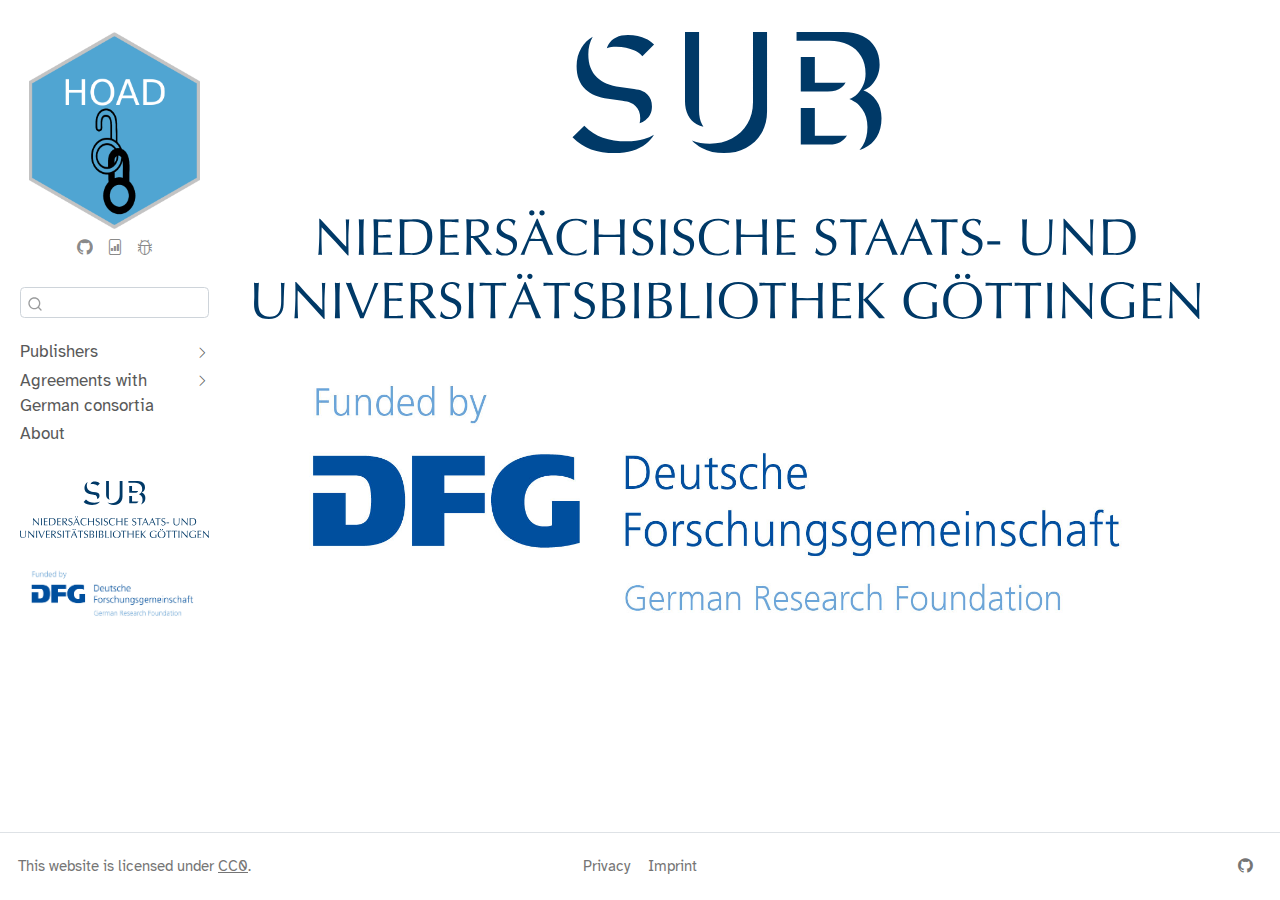
<file: oam/funding_note.html>
<!DOCTYPE html>
<html xmlns="http://www.w3.org/1999/xhtml" lang="en" xml:lang="en"><head>

<meta charset="utf-8">
<meta name="generator" content="quarto-1.2.335">

<meta name="viewport" content="width=device-width, initial-scale=1.0, user-scalable=yes">


<title>HOAD – funding_note</title>
<style>
code{white-space: pre-wrap;}
span.smallcaps{font-variant: small-caps;}
div.columns{display: flex; gap: min(4vw, 1.5em);}
div.column{flex: auto; overflow-x: auto;}
div.hanging-indent{margin-left: 1.5em; text-indent: -1.5em;}
ul.task-list{list-style: none;}
ul.task-list li input[type="checkbox"] {
  width: 0.8em;
  margin: 0 0.8em 0.2em -1.6em;
  vertical-align: middle;
}
</style>


<script src="../site_libs/quarto-nav/quarto-nav.js"></script>
<script src="../site_libs/clipboard/clipboard.min.js"></script>
<script src="../site_libs/quarto-search/autocomplete.umd.js"></script>
<script src="../site_libs/quarto-search/fuse.min.js"></script>
<script src="../site_libs/quarto-search/quarto-search.js"></script>
<meta name="quarto:offset" content="../">
<script src="../site_libs/quarto-html/quarto.js"></script>
<script src="../site_libs/quarto-html/popper.min.js"></script>
<script src="../site_libs/quarto-html/tippy.umd.min.js"></script>
<script src="../site_libs/quarto-html/anchor.min.js"></script>
<link href="../site_libs/quarto-html/tippy.css" rel="stylesheet">
<link href="../site_libs/quarto-html/quarto-syntax-highlighting.css" rel="stylesheet" id="quarto-text-highlighting-styles">
<script src="../site_libs/bootstrap/bootstrap.min.js"></script>
<link href="../site_libs/bootstrap/bootstrap-icons.css" rel="stylesheet">
<link href="../site_libs/bootstrap/bootstrap.min.css" rel="stylesheet" id="quarto-bootstrap" data-mode="light">
<script id="quarto-search-options" type="application/json">{
  "location": "sidebar",
  "copy-button": false,
  "collapse-after": 3,
  "panel-placement": "start",
  "type": "textbox",
  "limit": 20,
  "language": {
    "search-no-results-text": "No results",
    "search-matching-documents-text": "matching documents",
    "search-copy-link-title": "Copy link to search",
    "search-hide-matches-text": "Hide additional matches",
    "search-more-match-text": "more match in this document",
    "search-more-matches-text": "more matches in this document",
    "search-clear-button-title": "Clear",
    "search-detached-cancel-button-title": "Cancel",
    "search-submit-button-title": "Submit"
  }
}</script>


</head>

<body class="nav-sidebar docked fullcontent">

<div id="quarto-search-results"></div>
  <header id="quarto-header" class="headroom fixed-top">
  <nav class="quarto-secondary-nav" data-bs-toggle="collapse" data-bs-target="#quarto-sidebar" aria-controls="quarto-sidebar" aria-expanded="false" aria-label="Toggle sidebar navigation" onclick="if (window.quartoToggleHeadroom) { window.quartoToggleHeadroom(); }">
    <div class="container-fluid d-flex justify-content-between">
      <h1 class="quarto-secondary-nav-title"></h1>
      <button type="button" class="quarto-btn-toggle btn" aria-label="Show secondary navigation">
        <i class="bi bi-chevron-right"></i>
      </button>
    </div>
  </nav>
</header>
<!-- content -->
<div id="quarto-content" class="quarto-container page-columns page-rows-contents page-layout-article">
<!-- sidebar -->
  <nav id="quarto-sidebar" class="sidebar collapse sidebar-navigation docked overflow-auto">
    <div class="pt-lg-2 mt-2 text-center sidebar-header">
      <a href="../index.html" class="sidebar-logo-link">
      <img src="../hoad_logo.png" alt="" class="sidebar-logo py-0 d-lg-inline d-none">
      </a>
      <div class="sidebar-tools-main tools-wide">
    <a href="https://github.com/subugoe/hoaddash" title="GitHub Dashboard Repo" class="sidebar-tool px-1"><i class="bi bi-github"></i></a>
    <a href="https://github.com/subugoe/hoaddata" title="GitHub Data Repo" class="sidebar-tool px-1"><i class="bi bi-file-bar-graph"></i></a>
    <a href="https://github.com/subugoe/hoaddash/issues" title="Report a Bug" class="sidebar-tool px-1"><i class="bi bi-bug"></i></a>
</div>
      </div>
      <div class="mt-2 flex-shrink-0 align-items-center">
        <div class="sidebar-search">
        <div id="quarto-search" class="" title="Search"></div>
        </div>
      </div>
    <div class="sidebar-menu-container"> 
    <ul class="list-unstyled mt-1">
        <li class="sidebar-item sidebar-item-section">
      <div class="sidebar-item-container"> 
            <a class="sidebar-item-text sidebar-link text-start collapsed" data-bs-toggle="collapse" data-bs-target="#quarto-sidebar-section-1" aria-expanded="false">Publishers</a>
          <a class="sidebar-item-toggle text-start collapsed" data-bs-toggle="collapse" data-bs-target="#quarto-sidebar-section-1" aria-expanded="false">
            <i class="bi bi-chevron-right ms-2"></i>
          </a> 
      </div>
      <ul id="quarto-sidebar-section-1" class="collapse list-unstyled sidebar-section depth1 ">  
          <li class="sidebar-item">
  <div class="sidebar-item-container"> 
  <a href="../index.html" class="sidebar-item-text sidebar-link">Overview</a>
  </div>
</li>
          <li class="sidebar-item">
  <div class="sidebar-item-container"> 
  <a href="../jct/elsevier/index.qmd" class="sidebar-item-text sidebar-link">Elsevier</a>
  </div>
</li>
          <li class="sidebar-item">
  <div class="sidebar-item-container"> 
  <a href="../jct/springernature/index.html" class="sidebar-item-text sidebar-link">Springer Nature</a>
  </div>
</li>
          <li class="sidebar-item">
  <div class="sidebar-item-container"> 
  <a href="../jct/wiley/index.qmd" class="sidebar-item-text sidebar-link">Wiley</a>
  </div>
</li>
          <li class="sidebar-item sidebar-item-section">
      <div class="sidebar-item-container"> 
            <a class="sidebar-item-text sidebar-link text-start collapsed" data-bs-toggle="collapse" data-bs-target="#quarto-sidebar-section-2" aria-expanded="false">Others</a>
          <a class="sidebar-item-toggle text-start collapsed" data-bs-toggle="collapse" data-bs-target="#quarto-sidebar-section-2" aria-expanded="false">
            <i class="bi bi-chevron-right ms-2"></i>
          </a> 
      </div>
      <ul id="quarto-sidebar-section-2" class="collapse list-unstyled sidebar-section depth2 ">  
          <li class="sidebar-item">
  <div class="sidebar-item-container"> 
  <a href="../jct/americanchemicalsociety/index.qmd" class="sidebar-item-text sidebar-link">American Chemical Society</a>
  </div>
</li>
          <li class="sidebar-item">
  <div class="sidebar-item-container"> 
  <a href="../jct/americanphysicalsociety/index.qmd" class="sidebar-item-text sidebar-link">American Physical Society</a>
  </div>
</li>
          <li class="sidebar-item">
  <div class="sidebar-item-container"> 
  <a href="../jct/bmjpublishing/index.qmd" class="sidebar-item-text sidebar-link">BMJ Publishing</a>
  </div>
</li>
          <li class="sidebar-item">
  <div class="sidebar-item-container"> 
  <a href="../jct/cambridgeuniversitypress/index.qmd" class="sidebar-item-text sidebar-link">Cambridge University Press</a>
  </div>
</li>
          <li class="sidebar-item">
  <div class="sidebar-item-container"> 
  <a href="../jct/edpsciences/index.qmd" class="sidebar-item-text sidebar-link">EDP Sciences</a>
  </div>
</li>
          <li class="sidebar-item">
  <div class="sidebar-item-container"> 
  <a href="../jct/karger/index.qmd" class="sidebar-item-text sidebar-link">Karger</a>
  </div>
</li>
          <li class="sidebar-item">
  <div class="sidebar-item-container"> 
  <a href="../jct/ieee/index.qmd" class="sidebar-item-text sidebar-link">IEEE</a>
  </div>
</li>
          <li class="sidebar-item">
  <div class="sidebar-item-container"> 
  <a href="../jct/ioppublishing/index.qmd" class="sidebar-item-text sidebar-link">IOP Publishing</a>
  </div>
</li>
          <li class="sidebar-item">
  <div class="sidebar-item-container"> 
  <a href="../jct/oxforduniversitypress/index.qmd" class="sidebar-item-text sidebar-link">Oxford University Press</a>
  </div>
</li>
          <li class="sidebar-item">
  <div class="sidebar-item-container"> 
  <a href="../jct/royalsocietyofchemistry/index.qmd" class="sidebar-item-text sidebar-link">Royal Society of Chemistry</a>
  </div>
</li>
          <li class="sidebar-item">
  <div class="sidebar-item-container"> 
  <a href="../jct/sage/index.qmd" class="sidebar-item-text sidebar-link">Sage</a>
  </div>
</li>
          <li class="sidebar-item">
  <div class="sidebar-item-container"> 
  <a href="../jct/taylorandfrancis/index.qmd" class="sidebar-item-text sidebar-link">Taylor and Francis</a>
  </div>
</li>
          <li class="sidebar-item">
  <div class="sidebar-item-container"> 
  <a href="../jct/theroyalsociety/index.qmd" class="sidebar-item-text sidebar-link">The Royal Society</a>
  </div>
</li>
          <li class="sidebar-item">
  <div class="sidebar-item-container"> 
  <a href="../jct/thieme/index.qmd" class="sidebar-item-text sidebar-link">Thieme</a>
  </div>
</li>
          <li class="sidebar-item">
  <div class="sidebar-item-container"> 
  <a href="../jct/walterdegruyter/index.qmd" class="sidebar-item-text sidebar-link">Walter de Gruyter</a>
  </div>
</li>
      </ul>
  </li>
      </ul>
  </li>
        <li class="sidebar-item sidebar-item-section">
      <div class="sidebar-item-container"> 
            <a class="sidebar-item-text sidebar-link text-start collapsed" data-bs-toggle="collapse" data-bs-target="#quarto-sidebar-section-3" aria-expanded="false">Agreements with German consortia</a>
          <a class="sidebar-item-toggle text-start collapsed" data-bs-toggle="collapse" data-bs-target="#quarto-sidebar-section-3" aria-expanded="false">
            <i class="bi bi-chevron-right ms-2"></i>
          </a> 
      </div>
      <ul id="quarto-sidebar-section-3" class="collapse list-unstyled sidebar-section depth1 ">  
          <li class="sidebar-item">
  <div class="sidebar-item-container"> 
  <a href="../oam/index.html" class="sidebar-item-text sidebar-link">Overview</a>
  </div>
</li>
          <li class="sidebar-item sidebar-item-section">
      <div class="sidebar-item-container"> 
            <a class="sidebar-item-text sidebar-link text-start collapsed" data-bs-toggle="collapse" data-bs-target="#quarto-sidebar-section-4" aria-expanded="false">Consortia</a>
          <a class="sidebar-item-toggle text-start collapsed" data-bs-toggle="collapse" data-bs-target="#quarto-sidebar-section-4" aria-expanded="false">
            <i class="bi bi-chevron-right ms-2"></i>
          </a> 
      </div>
      <ul id="quarto-sidebar-section-4" class="collapse list-unstyled sidebar-section depth2 ">  
          <li class="sidebar-item sidebar-item-section">
      <div class="sidebar-item-container"> 
            <a class="sidebar-item-text sidebar-link text-start collapsed" data-bs-toggle="collapse" data-bs-target="#quarto-sidebar-section-5" aria-expanded="false">DEAL</a>
          <a class="sidebar-item-toggle text-start collapsed" data-bs-toggle="collapse" data-bs-target="#quarto-sidebar-section-5" aria-expanded="false">
            <i class="bi bi-chevron-right ms-2"></i>
          </a> 
      </div>
      <ul id="quarto-sidebar-section-5" class="collapse list-unstyled sidebar-section depth3 ">  
          <li class="sidebar-item">
  <div class="sidebar-item-container"> 
  <a href="../oam/springerhybriddeal/index.qmd" class="sidebar-item-text sidebar-link">Springer</a>
  </div>
</li>
          <li class="sidebar-item">
  <div class="sidebar-item-container"> 
  <a href="../oam/wileyhybriddeal/index.qmd" class="sidebar-item-text sidebar-link">Wiley</a>
  </div>
</li>
      </ul>
  </li>
          <li class="sidebar-item sidebar-item-section">
      <div class="sidebar-item-container"> 
            <a class="sidebar-item-text sidebar-link text-start collapsed" data-bs-toggle="collapse" data-bs-target="#quarto-sidebar-section-6" aria-expanded="false">BSB</a>
          <a class="sidebar-item-toggle text-start collapsed" data-bs-toggle="collapse" data-bs-target="#quarto-sidebar-section-6" aria-expanded="false">
            <i class="bi bi-chevron-right ms-2"></i>
          </a> 
      </div>
      <ul id="quarto-sidebar-section-6" class="collapse list-unstyled sidebar-section depth3 ">  
          <li class="sidebar-item">
  <div class="sidebar-item-container"> 
  <a href="../oam/bmjbsb/index.qmd" class="sidebar-item-text sidebar-link">BMJ</a>
  </div>
</li>
          <li class="sidebar-item">
  <div class="sidebar-item-container"> 
  <a href="../oam/cupbsb/index.qmd" class="sidebar-item-text sidebar-link">CUP</a>
  </div>
</li>
          <li class="sidebar-item">
  <div class="sidebar-item-container"> 
  <a href="../oam/kargerbsb/index.qmd" class="sidebar-item-text sidebar-link">Karger</a>
  </div>
</li>
          <li class="sidebar-item">
  <div class="sidebar-item-container"> 
  <a href="../oam/sagebsb/index.qmd" class="sidebar-item-text sidebar-link">Sage</a>
  </div>
</li>
      </ul>
  </li>
          <li class="sidebar-item sidebar-item-section">
      <div class="sidebar-item-container"> 
            <a class="sidebar-item-text sidebar-link text-start collapsed" data-bs-toggle="collapse" data-bs-target="#quarto-sidebar-section-7" aria-expanded="false">hebis</a>
          <a class="sidebar-item-toggle text-start collapsed" data-bs-toggle="collapse" data-bs-target="#quarto-sidebar-section-7" aria-expanded="false">
            <i class="bi bi-chevron-right ms-2"></i>
          </a> 
      </div>
      <ul id="quarto-sidebar-section-7" class="collapse list-unstyled sidebar-section depth3 ">  
          <li class="sidebar-item">
  <div class="sidebar-item-container"> 
  <a href="../oam/acmhebis/index.qmd" class="sidebar-item-text sidebar-link">ACM</a>
  </div>
</li>
      </ul>
  </li>
          <li class="sidebar-item sidebar-item-section">
      <div class="sidebar-item-container"> 
            <a class="sidebar-item-text sidebar-link text-start collapsed" data-bs-toggle="collapse" data-bs-target="#quarto-sidebar-section-8" aria-expanded="false">MPDL</a>
          <a class="sidebar-item-toggle text-start collapsed" data-bs-toggle="collapse" data-bs-target="#quarto-sidebar-section-8" aria-expanded="false">
            <i class="bi bi-chevron-right ms-2"></i>
          </a> 
      </div>
      <ul id="quarto-sidebar-section-8" class="collapse list-unstyled sidebar-section depth3 ">  
          <li class="sidebar-item">
  <div class="sidebar-item-container"> 
  <a href="../oam/naturempdl/index.qmd" class="sidebar-item-text sidebar-link">Nature</a>
  </div>
</li>
      </ul>
  </li>
          <li class="sidebar-item sidebar-item-section">
      <div class="sidebar-item-container"> 
            <a class="sidebar-item-text sidebar-link text-start collapsed" data-bs-toggle="collapse" data-bs-target="#quarto-sidebar-section-9" aria-expanded="false">SUB Göttingen</a>
          <a class="sidebar-item-toggle text-start collapsed" data-bs-toggle="collapse" data-bs-target="#quarto-sidebar-section-9" aria-expanded="false">
            <i class="bi bi-chevron-right ms-2"></i>
          </a> 
      </div>
      <ul id="quarto-sidebar-section-9" class="collapse list-unstyled sidebar-section depth3 ">  
          <li class="sidebar-item">
  <div class="sidebar-item-container"> 
  <a href="../oam/degruytersubgöttingen/index.qmd" class="sidebar-item-text sidebar-link">De Gruyter</a>
  </div>
</li>
          <li class="sidebar-item">
  <div class="sidebar-item-container"> 
  <a href="../oam/hogrefesubgöttingen/index.html" class="sidebar-item-text sidebar-link">Hogrefe</a>
  </div>
</li>
      </ul>
  </li>
          <li class="sidebar-item sidebar-item-section">
      <div class="sidebar-item-container"> 
            <a class="sidebar-item-text sidebar-link text-start collapsed" data-bs-toggle="collapse" data-bs-target="#quarto-sidebar-section-10" aria-expanded="false">TIB</a>
          <a class="sidebar-item-toggle text-start collapsed" data-bs-toggle="collapse" data-bs-target="#quarto-sidebar-section-10" aria-expanded="false">
            <i class="bi bi-chevron-right ms-2"></i>
          </a> 
      </div>
      <ul id="quarto-sidebar-section-10" class="collapse list-unstyled sidebar-section depth3 ">  
          <li class="sidebar-item">
  <div class="sidebar-item-container"> 
  <a href="../oam/aiptib/index.qmd" class="sidebar-item-text sidebar-link">AIP</a>
  </div>
</li>
          <li class="sidebar-item">
  <div class="sidebar-item-container"> 
  <a href="../oam/ecstib/index.qmd" class="sidebar-item-text sidebar-link">ESC</a>
  </div>
</li>
          <li class="sidebar-item">
  <div class="sidebar-item-container"> 
  <a href="../oam/ioptib/index.qmd" class="sidebar-item-text sidebar-link">IOP</a>
  </div>
</li>
          <li class="sidebar-item">
  <div class="sidebar-item-container"> 
  <a href="../oam/portlandpresstib/index.qmd" class="sidebar-item-text sidebar-link">Portland Press</a>
  </div>
</li>
          <li class="sidebar-item">
  <div class="sidebar-item-container"> 
  <a href="../oam/rsctib/index.qmd" class="sidebar-item-text sidebar-link">RSC</a>
  </div>
</li>
          <li class="sidebar-item">
  <div class="sidebar-item-container"> 
  <a href="../oam/spietib/index.qmd" class="sidebar-item-text sidebar-link">SPIE</a>
  </div>
</li>
      </ul>
  </li>
          <li class="sidebar-item sidebar-item-section">
      <div class="sidebar-item-container"> 
            <a class="sidebar-item-text sidebar-link text-start collapsed" data-bs-toggle="collapse" data-bs-target="#quarto-sidebar-section-11" aria-expanded="false">ZBW</a>
          <a class="sidebar-item-toggle text-start collapsed" data-bs-toggle="collapse" data-bs-target="#quarto-sidebar-section-11" aria-expanded="false">
            <i class="bi bi-chevron-right ms-2"></i>
          </a> 
      </div>
      <ul id="quarto-sidebar-section-11" class="collapse list-unstyled sidebar-section depth3 ">  
          <li class="sidebar-item">
  <div class="sidebar-item-container"> 
  <a href="../oam/taylorfranciszbw" class="sidebar-item-text sidebar-link">Taylor and Francis</a>
  </div>
</li>
      </ul>
  </li>
      </ul>
  </li>
      </ul>
  </li>
        <li class="sidebar-item">
  <div class="sidebar-item-container"> 
  <a href="../about.html" class="sidebar-item-text sidebar-link">About</a>
  </div>
</li>
    </ul>
    </div>
<div class="quarto-sidebar-footer"><div class="sidebar-footer-item">
<div class="quarto-figure quarto-figure-center">
<figure class="figure">
<p><a href="https://www.sub.uni-goettingen.de/sub-aktuell/"><img src="sub_logo.svg" class="img-fluid figure-img"></a></p>
</figure>
</div>
<div class="quarto-figure quarto-figure-center">
<figure class="figure">
<p><a href="https://gepris.dfg.de/gepris/projekt/416115939"><img src="dfg_logo.jpg" class="img-fluid figure-img"></a></p>
</figure>
</div>
</div></div></nav>
<!-- margin-sidebar -->
    
<!-- main -->
<main class="content" id="quarto-document-content">



<div class="quarto-figure quarto-figure-center">
<figure class="figure">
<p><a href="https://www.sub.uni-goettingen.de/sub-aktuell/"><img src="sub_logo.svg" class="img-fluid figure-img"></a></p>
</figure>
</div>
<div class="quarto-figure quarto-figure-center">
<figure class="figure">
<p><a href="https://gepris.dfg.de/gepris/projekt/416115939"><img src="dfg_logo.jpg" class="img-fluid figure-img"></a></p>
</figure>
</div>



</main> <!-- /main -->
<script id="quarto-html-after-body" type="application/javascript">
window.document.addEventListener("DOMContentLoaded", function (event) {
  const toggleBodyColorMode = (bsSheetEl) => {
    const mode = bsSheetEl.getAttribute("data-mode");
    const bodyEl = window.document.querySelector("body");
    if (mode === "dark") {
      bodyEl.classList.add("quarto-dark");
      bodyEl.classList.remove("quarto-light");
    } else {
      bodyEl.classList.add("quarto-light");
      bodyEl.classList.remove("quarto-dark");
    }
  }
  const toggleBodyColorPrimary = () => {
    const bsSheetEl = window.document.querySelector("link#quarto-bootstrap");
    if (bsSheetEl) {
      toggleBodyColorMode(bsSheetEl);
    }
  }
  toggleBodyColorPrimary();  
  const icon = "";
  const anchorJS = new window.AnchorJS();
  anchorJS.options = {
    placement: 'right',
    icon: icon
  };
  anchorJS.add('.anchored');
  const clipboard = new window.ClipboardJS('.code-copy-button', {
    target: function(trigger) {
      return trigger.previousElementSibling;
    }
  });
  clipboard.on('success', function(e) {
    // button target
    const button = e.trigger;
    // don't keep focus
    button.blur();
    // flash "checked"
    button.classList.add('code-copy-button-checked');
    var currentTitle = button.getAttribute("title");
    button.setAttribute("title", "Copied!");
    let tooltip;
    if (window.bootstrap) {
      button.setAttribute("data-bs-toggle", "tooltip");
      button.setAttribute("data-bs-placement", "left");
      button.setAttribute("data-bs-title", "Copied!");
      tooltip = new bootstrap.Tooltip(button, 
        { trigger: "manual", 
          customClass: "code-copy-button-tooltip",
          offset: [0, -8]});
      tooltip.show();    
    }
    setTimeout(function() {
      if (tooltip) {
        tooltip.hide();
        button.removeAttribute("data-bs-title");
        button.removeAttribute("data-bs-toggle");
        button.removeAttribute("data-bs-placement");
      }
      button.setAttribute("title", currentTitle);
      button.classList.remove('code-copy-button-checked');
    }, 1000);
    // clear code selection
    e.clearSelection();
  });
  function tippyHover(el, contentFn) {
    const config = {
      allowHTML: true,
      content: contentFn,
      maxWidth: 500,
      delay: 100,
      arrow: false,
      appendTo: function(el) {
          return el.parentElement;
      },
      interactive: true,
      interactiveBorder: 10,
      theme: 'quarto',
      placement: 'bottom-start'
    };
    window.tippy(el, config); 
  }
  const noterefs = window.document.querySelectorAll('a[role="doc-noteref"]');
  for (var i=0; i<noterefs.length; i++) {
    const ref = noterefs[i];
    tippyHover(ref, function() {
      // use id or data attribute instead here
      let href = ref.getAttribute('data-footnote-href') || ref.getAttribute('href');
      try { href = new URL(href).hash; } catch {}
      const id = href.replace(/^#\/?/, "");
      const note = window.document.getElementById(id);
      return note.innerHTML;
    });
  }
  const findCites = (el) => {
    const parentEl = el.parentElement;
    if (parentEl) {
      const cites = parentEl.dataset.cites;
      if (cites) {
        return {
          el,
          cites: cites.split(' ')
        };
      } else {
        return findCites(el.parentElement)
      }
    } else {
      return undefined;
    }
  };
  var bibliorefs = window.document.querySelectorAll('a[role="doc-biblioref"]');
  for (var i=0; i<bibliorefs.length; i++) {
    const ref = bibliorefs[i];
    const citeInfo = findCites(ref);
    if (citeInfo) {
      tippyHover(citeInfo.el, function() {
        var popup = window.document.createElement('div');
        citeInfo.cites.forEach(function(cite) {
          var citeDiv = window.document.createElement('div');
          citeDiv.classList.add('hanging-indent');
          citeDiv.classList.add('csl-entry');
          var biblioDiv = window.document.getElementById('ref-' + cite);
          if (biblioDiv) {
            citeDiv.innerHTML = biblioDiv.innerHTML;
          }
          popup.appendChild(citeDiv);
        });
        return popup.innerHTML;
      });
    }
  }
});
</script>
</div> <!-- /content -->
<footer class="footer">
  <div class="nav-footer">
    <div class="nav-footer-left">
      <ul class="footer-items list-unstyled">
    <li class="nav-item">
 This website is licensed under <a href="https://creativecommons.org/publicdomain/zero/1.0/">CC0</a>.
  </li>  
</ul>
    </div>   
      <div class="nav-footer-center">
        <ul class="footer-items list-unstyled">
    <li class="nav-item">
    <a class="nav-link" href="../privacy.html">Privacy</a>
  </li>  
    <li class="nav-item">
    <a class="nav-link" href="https://www.sub.uni-goettingen.de/impressum/">Imprint</a>
  </li>  
</ul>
      </div>
    <div class="nav-footer-right">
      <ul class="footer-items list-unstyled">
    <li class="nav-item compact">
    <a class="nav-link" href="https://github.com/subugoe/hoaddash/">
      <i class="bi bi-github" role="img" aria-label="Project GitHub">
</i> 
    </a>
  </li>  
</ul>
    </div>
  </div>
</footer>



</body></html>
</file>
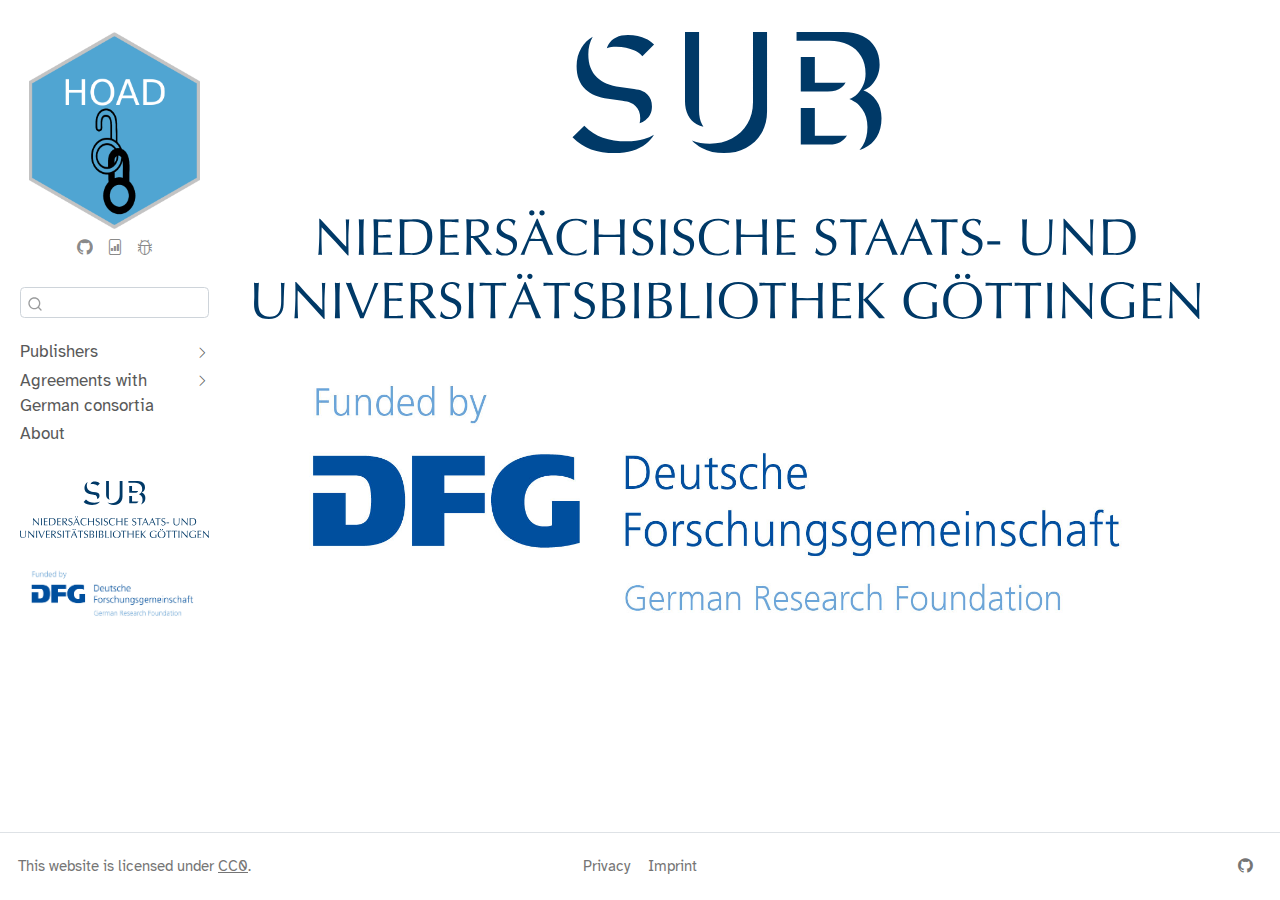
<file: jct/springernature/funding_note.html>
<!DOCTYPE html>
<html xmlns="http://www.w3.org/1999/xhtml" lang="en" xml:lang="en"><head>

<meta charset="utf-8">
<meta name="generator" content="quarto-1.2.335">

<meta name="viewport" content="width=device-width, initial-scale=1.0, user-scalable=yes">


<title>HOAD – funding_note</title>
<style>
code{white-space: pre-wrap;}
span.smallcaps{font-variant: small-caps;}
div.columns{display: flex; gap: min(4vw, 1.5em);}
div.column{flex: auto; overflow-x: auto;}
div.hanging-indent{margin-left: 1.5em; text-indent: -1.5em;}
ul.task-list{list-style: none;}
ul.task-list li input[type="checkbox"] {
  width: 0.8em;
  margin: 0 0.8em 0.2em -1.6em;
  vertical-align: middle;
}
</style>


<script src="../../site_libs/quarto-nav/quarto-nav.js"></script>
<script src="../../site_libs/clipboard/clipboard.min.js"></script>
<script src="../../site_libs/quarto-search/autocomplete.umd.js"></script>
<script src="../../site_libs/quarto-search/fuse.min.js"></script>
<script src="../../site_libs/quarto-search/quarto-search.js"></script>
<meta name="quarto:offset" content="../../">
<script src="../../site_libs/quarto-html/quarto.js"></script>
<script src="../../site_libs/quarto-html/popper.min.js"></script>
<script src="../../site_libs/quarto-html/tippy.umd.min.js"></script>
<script src="../../site_libs/quarto-html/anchor.min.js"></script>
<link href="../../site_libs/quarto-html/tippy.css" rel="stylesheet">
<link href="../../site_libs/quarto-html/quarto-syntax-highlighting.css" rel="stylesheet" id="quarto-text-highlighting-styles">
<script src="../../site_libs/bootstrap/bootstrap.min.js"></script>
<link href="../../site_libs/bootstrap/bootstrap-icons.css" rel="stylesheet">
<link href="../../site_libs/bootstrap/bootstrap.min.css" rel="stylesheet" id="quarto-bootstrap" data-mode="light">
<script id="quarto-search-options" type="application/json">{
  "location": "sidebar",
  "copy-button": false,
  "collapse-after": 3,
  "panel-placement": "start",
  "type": "textbox",
  "limit": 20,
  "language": {
    "search-no-results-text": "No results",
    "search-matching-documents-text": "matching documents",
    "search-copy-link-title": "Copy link to search",
    "search-hide-matches-text": "Hide additional matches",
    "search-more-match-text": "more match in this document",
    "search-more-matches-text": "more matches in this document",
    "search-clear-button-title": "Clear",
    "search-detached-cancel-button-title": "Cancel",
    "search-submit-button-title": "Submit"
  }
}</script>


</head>

<body class="nav-sidebar docked fullcontent">

<div id="quarto-search-results"></div>
  <header id="quarto-header" class="headroom fixed-top">
  <nav class="quarto-secondary-nav" data-bs-toggle="collapse" data-bs-target="#quarto-sidebar" aria-controls="quarto-sidebar" aria-expanded="false" aria-label="Toggle sidebar navigation" onclick="if (window.quartoToggleHeadroom) { window.quartoToggleHeadroom(); }">
    <div class="container-fluid d-flex justify-content-between">
      <h1 class="quarto-secondary-nav-title"></h1>
      <button type="button" class="quarto-btn-toggle btn" aria-label="Show secondary navigation">
        <i class="bi bi-chevron-right"></i>
      </button>
    </div>
  </nav>
</header>
<!-- content -->
<div id="quarto-content" class="quarto-container page-columns page-rows-contents page-layout-article">
<!-- sidebar -->
  <nav id="quarto-sidebar" class="sidebar collapse sidebar-navigation docked overflow-auto">
    <div class="pt-lg-2 mt-2 text-center sidebar-header">
      <a href="../../index.html" class="sidebar-logo-link">
      <img src="../../hoad_logo.png" alt="" class="sidebar-logo py-0 d-lg-inline d-none">
      </a>
      <div class="sidebar-tools-main tools-wide">
    <a href="https://github.com/subugoe/hoaddash" title="GitHub Dashboard Repo" class="sidebar-tool px-1"><i class="bi bi-github"></i></a>
    <a href="https://github.com/subugoe/hoaddata" title="GitHub Data Repo" class="sidebar-tool px-1"><i class="bi bi-file-bar-graph"></i></a>
    <a href="https://github.com/subugoe/hoaddash/issues" title="Report a Bug" class="sidebar-tool px-1"><i class="bi bi-bug"></i></a>
</div>
      </div>
      <div class="mt-2 flex-shrink-0 align-items-center">
        <div class="sidebar-search">
        <div id="quarto-search" class="" title="Search"></div>
        </div>
      </div>
    <div class="sidebar-menu-container"> 
    <ul class="list-unstyled mt-1">
        <li class="sidebar-item sidebar-item-section">
      <div class="sidebar-item-container"> 
            <a class="sidebar-item-text sidebar-link text-start collapsed" data-bs-toggle="collapse" data-bs-target="#quarto-sidebar-section-1" aria-expanded="false">Publishers</a>
          <a class="sidebar-item-toggle text-start collapsed" data-bs-toggle="collapse" data-bs-target="#quarto-sidebar-section-1" aria-expanded="false">
            <i class="bi bi-chevron-right ms-2"></i>
          </a> 
      </div>
      <ul id="quarto-sidebar-section-1" class="collapse list-unstyled sidebar-section depth1 ">  
          <li class="sidebar-item">
  <div class="sidebar-item-container"> 
  <a href="../../index.html" class="sidebar-item-text sidebar-link">Overview</a>
  </div>
</li>
          <li class="sidebar-item">
  <div class="sidebar-item-container"> 
  <a href="../../jct/elsevier/index.qmd" class="sidebar-item-text sidebar-link">Elsevier</a>
  </div>
</li>
          <li class="sidebar-item">
  <div class="sidebar-item-container"> 
  <a href="../../jct/springernature/index.html" class="sidebar-item-text sidebar-link">Springer Nature</a>
  </div>
</li>
          <li class="sidebar-item">
  <div class="sidebar-item-container"> 
  <a href="../../jct/wiley/index.qmd" class="sidebar-item-text sidebar-link">Wiley</a>
  </div>
</li>
          <li class="sidebar-item sidebar-item-section">
      <div class="sidebar-item-container"> 
            <a class="sidebar-item-text sidebar-link text-start collapsed" data-bs-toggle="collapse" data-bs-target="#quarto-sidebar-section-2" aria-expanded="false">Others</a>
          <a class="sidebar-item-toggle text-start collapsed" data-bs-toggle="collapse" data-bs-target="#quarto-sidebar-section-2" aria-expanded="false">
            <i class="bi bi-chevron-right ms-2"></i>
          </a> 
      </div>
      <ul id="quarto-sidebar-section-2" class="collapse list-unstyled sidebar-section depth2 ">  
          <li class="sidebar-item">
  <div class="sidebar-item-container"> 
  <a href="../../jct/americanchemicalsociety/index.qmd" class="sidebar-item-text sidebar-link">American Chemical Society</a>
  </div>
</li>
          <li class="sidebar-item">
  <div class="sidebar-item-container"> 
  <a href="../../jct/americanphysicalsociety/index.qmd" class="sidebar-item-text sidebar-link">American Physical Society</a>
  </div>
</li>
          <li class="sidebar-item">
  <div class="sidebar-item-container"> 
  <a href="../../jct/bmjpublishing/index.qmd" class="sidebar-item-text sidebar-link">BMJ Publishing</a>
  </div>
</li>
          <li class="sidebar-item">
  <div class="sidebar-item-container"> 
  <a href="../../jct/cambridgeuniversitypress/index.qmd" class="sidebar-item-text sidebar-link">Cambridge University Press</a>
  </div>
</li>
          <li class="sidebar-item">
  <div class="sidebar-item-container"> 
  <a href="../../jct/edpsciences/index.qmd" class="sidebar-item-text sidebar-link">EDP Sciences</a>
  </div>
</li>
          <li class="sidebar-item">
  <div class="sidebar-item-container"> 
  <a href="../../jct/karger/index.qmd" class="sidebar-item-text sidebar-link">Karger</a>
  </div>
</li>
          <li class="sidebar-item">
  <div class="sidebar-item-container"> 
  <a href="../../jct/ieee/index.qmd" class="sidebar-item-text sidebar-link">IEEE</a>
  </div>
</li>
          <li class="sidebar-item">
  <div class="sidebar-item-container"> 
  <a href="../../jct/ioppublishing/index.qmd" class="sidebar-item-text sidebar-link">IOP Publishing</a>
  </div>
</li>
          <li class="sidebar-item">
  <div class="sidebar-item-container"> 
  <a href="../../jct/oxforduniversitypress/index.qmd" class="sidebar-item-text sidebar-link">Oxford University Press</a>
  </div>
</li>
          <li class="sidebar-item">
  <div class="sidebar-item-container"> 
  <a href="../../jct/royalsocietyofchemistry/index.qmd" class="sidebar-item-text sidebar-link">Royal Society of Chemistry</a>
  </div>
</li>
          <li class="sidebar-item">
  <div class="sidebar-item-container"> 
  <a href="../../jct/sage/index.qmd" class="sidebar-item-text sidebar-link">Sage</a>
  </div>
</li>
          <li class="sidebar-item">
  <div class="sidebar-item-container"> 
  <a href="../../jct/taylorandfrancis/index.qmd" class="sidebar-item-text sidebar-link">Taylor and Francis</a>
  </div>
</li>
          <li class="sidebar-item">
  <div class="sidebar-item-container"> 
  <a href="../../jct/theroyalsociety/index.qmd" class="sidebar-item-text sidebar-link">The Royal Society</a>
  </div>
</li>
          <li class="sidebar-item">
  <div class="sidebar-item-container"> 
  <a href="../../jct/thieme/index.qmd" class="sidebar-item-text sidebar-link">Thieme</a>
  </div>
</li>
          <li class="sidebar-item">
  <div class="sidebar-item-container"> 
  <a href="../../jct/walterdegruyter/index.qmd" class="sidebar-item-text sidebar-link">Walter de Gruyter</a>
  </div>
</li>
      </ul>
  </li>
      </ul>
  </li>
        <li class="sidebar-item sidebar-item-section">
      <div class="sidebar-item-container"> 
            <a class="sidebar-item-text sidebar-link text-start collapsed" data-bs-toggle="collapse" data-bs-target="#quarto-sidebar-section-3" aria-expanded="false">Agreements with German consortia</a>
          <a class="sidebar-item-toggle text-start collapsed" data-bs-toggle="collapse" data-bs-target="#quarto-sidebar-section-3" aria-expanded="false">
            <i class="bi bi-chevron-right ms-2"></i>
          </a> 
      </div>
      <ul id="quarto-sidebar-section-3" class="collapse list-unstyled sidebar-section depth1 ">  
          <li class="sidebar-item">
  <div class="sidebar-item-container"> 
  <a href="../../oam/index.html" class="sidebar-item-text sidebar-link">Overview</a>
  </div>
</li>
          <li class="sidebar-item sidebar-item-section">
      <div class="sidebar-item-container"> 
            <a class="sidebar-item-text sidebar-link text-start collapsed" data-bs-toggle="collapse" data-bs-target="#quarto-sidebar-section-4" aria-expanded="false">Consortia</a>
          <a class="sidebar-item-toggle text-start collapsed" data-bs-toggle="collapse" data-bs-target="#quarto-sidebar-section-4" aria-expanded="false">
            <i class="bi bi-chevron-right ms-2"></i>
          </a> 
      </div>
      <ul id="quarto-sidebar-section-4" class="collapse list-unstyled sidebar-section depth2 ">  
          <li class="sidebar-item sidebar-item-section">
      <div class="sidebar-item-container"> 
            <a class="sidebar-item-text sidebar-link text-start collapsed" data-bs-toggle="collapse" data-bs-target="#quarto-sidebar-section-5" aria-expanded="false">DEAL</a>
          <a class="sidebar-item-toggle text-start collapsed" data-bs-toggle="collapse" data-bs-target="#quarto-sidebar-section-5" aria-expanded="false">
            <i class="bi bi-chevron-right ms-2"></i>
          </a> 
      </div>
      <ul id="quarto-sidebar-section-5" class="collapse list-unstyled sidebar-section depth3 ">  
          <li class="sidebar-item">
  <div class="sidebar-item-container"> 
  <a href="../../oam/springerhybriddeal/index.qmd" class="sidebar-item-text sidebar-link">Springer</a>
  </div>
</li>
          <li class="sidebar-item">
  <div class="sidebar-item-container"> 
  <a href="../../oam/wileyhybriddeal/index.qmd" class="sidebar-item-text sidebar-link">Wiley</a>
  </div>
</li>
      </ul>
  </li>
          <li class="sidebar-item sidebar-item-section">
      <div class="sidebar-item-container"> 
            <a class="sidebar-item-text sidebar-link text-start collapsed" data-bs-toggle="collapse" data-bs-target="#quarto-sidebar-section-6" aria-expanded="false">BSB</a>
          <a class="sidebar-item-toggle text-start collapsed" data-bs-toggle="collapse" data-bs-target="#quarto-sidebar-section-6" aria-expanded="false">
            <i class="bi bi-chevron-right ms-2"></i>
          </a> 
      </div>
      <ul id="quarto-sidebar-section-6" class="collapse list-unstyled sidebar-section depth3 ">  
          <li class="sidebar-item">
  <div class="sidebar-item-container"> 
  <a href="../../oam/bmjbsb/index.qmd" class="sidebar-item-text sidebar-link">BMJ</a>
  </div>
</li>
          <li class="sidebar-item">
  <div class="sidebar-item-container"> 
  <a href="../../oam/cupbsb/index.qmd" class="sidebar-item-text sidebar-link">CUP</a>
  </div>
</li>
          <li class="sidebar-item">
  <div class="sidebar-item-container"> 
  <a href="../../oam/kargerbsb/index.qmd" class="sidebar-item-text sidebar-link">Karger</a>
  </div>
</li>
          <li class="sidebar-item">
  <div class="sidebar-item-container"> 
  <a href="../../oam/sagebsb/index.qmd" class="sidebar-item-text sidebar-link">Sage</a>
  </div>
</li>
      </ul>
  </li>
          <li class="sidebar-item sidebar-item-section">
      <div class="sidebar-item-container"> 
            <a class="sidebar-item-text sidebar-link text-start collapsed" data-bs-toggle="collapse" data-bs-target="#quarto-sidebar-section-7" aria-expanded="false">hebis</a>
          <a class="sidebar-item-toggle text-start collapsed" data-bs-toggle="collapse" data-bs-target="#quarto-sidebar-section-7" aria-expanded="false">
            <i class="bi bi-chevron-right ms-2"></i>
          </a> 
      </div>
      <ul id="quarto-sidebar-section-7" class="collapse list-unstyled sidebar-section depth3 ">  
          <li class="sidebar-item">
  <div class="sidebar-item-container"> 
  <a href="../../oam/acmhebis/index.qmd" class="sidebar-item-text sidebar-link">ACM</a>
  </div>
</li>
      </ul>
  </li>
          <li class="sidebar-item sidebar-item-section">
      <div class="sidebar-item-container"> 
            <a class="sidebar-item-text sidebar-link text-start collapsed" data-bs-toggle="collapse" data-bs-target="#quarto-sidebar-section-8" aria-expanded="false">MPDL</a>
          <a class="sidebar-item-toggle text-start collapsed" data-bs-toggle="collapse" data-bs-target="#quarto-sidebar-section-8" aria-expanded="false">
            <i class="bi bi-chevron-right ms-2"></i>
          </a> 
      </div>
      <ul id="quarto-sidebar-section-8" class="collapse list-unstyled sidebar-section depth3 ">  
          <li class="sidebar-item">
  <div class="sidebar-item-container"> 
  <a href="../../oam/naturempdl/index.qmd" class="sidebar-item-text sidebar-link">Nature</a>
  </div>
</li>
      </ul>
  </li>
          <li class="sidebar-item sidebar-item-section">
      <div class="sidebar-item-container"> 
            <a class="sidebar-item-text sidebar-link text-start collapsed" data-bs-toggle="collapse" data-bs-target="#quarto-sidebar-section-9" aria-expanded="false">SUB Göttingen</a>
          <a class="sidebar-item-toggle text-start collapsed" data-bs-toggle="collapse" data-bs-target="#quarto-sidebar-section-9" aria-expanded="false">
            <i class="bi bi-chevron-right ms-2"></i>
          </a> 
      </div>
      <ul id="quarto-sidebar-section-9" class="collapse list-unstyled sidebar-section depth3 ">  
          <li class="sidebar-item">
  <div class="sidebar-item-container"> 
  <a href="../../oam/degruytersubgöttingen/index.qmd" class="sidebar-item-text sidebar-link">De Gruyter</a>
  </div>
</li>
          <li class="sidebar-item">
  <div class="sidebar-item-container"> 
  <a href="../../oam/hogrefesubgöttingen/index.html" class="sidebar-item-text sidebar-link">Hogrefe</a>
  </div>
</li>
      </ul>
  </li>
          <li class="sidebar-item sidebar-item-section">
      <div class="sidebar-item-container"> 
            <a class="sidebar-item-text sidebar-link text-start collapsed" data-bs-toggle="collapse" data-bs-target="#quarto-sidebar-section-10" aria-expanded="false">TIB</a>
          <a class="sidebar-item-toggle text-start collapsed" data-bs-toggle="collapse" data-bs-target="#quarto-sidebar-section-10" aria-expanded="false">
            <i class="bi bi-chevron-right ms-2"></i>
          </a> 
      </div>
      <ul id="quarto-sidebar-section-10" class="collapse list-unstyled sidebar-section depth3 ">  
          <li class="sidebar-item">
  <div class="sidebar-item-container"> 
  <a href="../../oam/aiptib/index.qmd" class="sidebar-item-text sidebar-link">AIP</a>
  </div>
</li>
          <li class="sidebar-item">
  <div class="sidebar-item-container"> 
  <a href="../../oam/ecstib/index.qmd" class="sidebar-item-text sidebar-link">ESC</a>
  </div>
</li>
          <li class="sidebar-item">
  <div class="sidebar-item-container"> 
  <a href="../../oam/ioptib/index.qmd" class="sidebar-item-text sidebar-link">IOP</a>
  </div>
</li>
          <li class="sidebar-item">
  <div class="sidebar-item-container"> 
  <a href="../../oam/portlandpresstib/index.qmd" class="sidebar-item-text sidebar-link">Portland Press</a>
  </div>
</li>
          <li class="sidebar-item">
  <div class="sidebar-item-container"> 
  <a href="../../oam/rsctib/index.qmd" class="sidebar-item-text sidebar-link">RSC</a>
  </div>
</li>
          <li class="sidebar-item">
  <div class="sidebar-item-container"> 
  <a href="../../oam/spietib/index.qmd" class="sidebar-item-text sidebar-link">SPIE</a>
  </div>
</li>
      </ul>
  </li>
          <li class="sidebar-item sidebar-item-section">
      <div class="sidebar-item-container"> 
            <a class="sidebar-item-text sidebar-link text-start collapsed" data-bs-toggle="collapse" data-bs-target="#quarto-sidebar-section-11" aria-expanded="false">ZBW</a>
          <a class="sidebar-item-toggle text-start collapsed" data-bs-toggle="collapse" data-bs-target="#quarto-sidebar-section-11" aria-expanded="false">
            <i class="bi bi-chevron-right ms-2"></i>
          </a> 
      </div>
      <ul id="quarto-sidebar-section-11" class="collapse list-unstyled sidebar-section depth3 ">  
          <li class="sidebar-item">
  <div class="sidebar-item-container"> 
  <a href="../../oam/taylorfranciszbw" class="sidebar-item-text sidebar-link">Taylor and Francis</a>
  </div>
</li>
      </ul>
  </li>
      </ul>
  </li>
      </ul>
  </li>
        <li class="sidebar-item">
  <div class="sidebar-item-container"> 
  <a href="../../about.html" class="sidebar-item-text sidebar-link">About</a>
  </div>
</li>
    </ul>
    </div>
<div class="quarto-sidebar-footer"><div class="sidebar-footer-item">
<div class="quarto-figure quarto-figure-center">
<figure class="figure">
<p><a href="https://www.sub.uni-goettingen.de/sub-aktuell/"><img src="sub_logo.svg" class="img-fluid figure-img"></a></p>
</figure>
</div>
<div class="quarto-figure quarto-figure-center">
<figure class="figure">
<p><a href="https://gepris.dfg.de/gepris/projekt/416115939"><img src="dfg_logo.jpg" class="img-fluid figure-img"></a></p>
</figure>
</div>
</div></div></nav>
<!-- margin-sidebar -->
    
<!-- main -->
<main class="content" id="quarto-document-content">



<div class="quarto-figure quarto-figure-center">
<figure class="figure">
<p><a href="https://www.sub.uni-goettingen.de/sub-aktuell/"><img src="sub_logo.svg" class="img-fluid figure-img"></a></p>
</figure>
</div>
<div class="quarto-figure quarto-figure-center">
<figure class="figure">
<p><a href="https://gepris.dfg.de/gepris/projekt/416115939"><img src="dfg_logo.jpg" class="img-fluid figure-img"></a></p>
</figure>
</div>



</main> <!-- /main -->
<script id="quarto-html-after-body" type="application/javascript">
window.document.addEventListener("DOMContentLoaded", function (event) {
  const toggleBodyColorMode = (bsSheetEl) => {
    const mode = bsSheetEl.getAttribute("data-mode");
    const bodyEl = window.document.querySelector("body");
    if (mode === "dark") {
      bodyEl.classList.add("quarto-dark");
      bodyEl.classList.remove("quarto-light");
    } else {
      bodyEl.classList.add("quarto-light");
      bodyEl.classList.remove("quarto-dark");
    }
  }
  const toggleBodyColorPrimary = () => {
    const bsSheetEl = window.document.querySelector("link#quarto-bootstrap");
    if (bsSheetEl) {
      toggleBodyColorMode(bsSheetEl);
    }
  }
  toggleBodyColorPrimary();  
  const icon = "";
  const anchorJS = new window.AnchorJS();
  anchorJS.options = {
    placement: 'right',
    icon: icon
  };
  anchorJS.add('.anchored');
  const clipboard = new window.ClipboardJS('.code-copy-button', {
    target: function(trigger) {
      return trigger.previousElementSibling;
    }
  });
  clipboard.on('success', function(e) {
    // button target
    const button = e.trigger;
    // don't keep focus
    button.blur();
    // flash "checked"
    button.classList.add('code-copy-button-checked');
    var currentTitle = button.getAttribute("title");
    button.setAttribute("title", "Copied!");
    let tooltip;
    if (window.bootstrap) {
      button.setAttribute("data-bs-toggle", "tooltip");
      button.setAttribute("data-bs-placement", "left");
      button.setAttribute("data-bs-title", "Copied!");
      tooltip = new bootstrap.Tooltip(button, 
        { trigger: "manual", 
          customClass: "code-copy-button-tooltip",
          offset: [0, -8]});
      tooltip.show();    
    }
    setTimeout(function() {
      if (tooltip) {
        tooltip.hide();
        button.removeAttribute("data-bs-title");
        button.removeAttribute("data-bs-toggle");
        button.removeAttribute("data-bs-placement");
      }
      button.setAttribute("title", currentTitle);
      button.classList.remove('code-copy-button-checked');
    }, 1000);
    // clear code selection
    e.clearSelection();
  });
  function tippyHover(el, contentFn) {
    const config = {
      allowHTML: true,
      content: contentFn,
      maxWidth: 500,
      delay: 100,
      arrow: false,
      appendTo: function(el) {
          return el.parentElement;
      },
      interactive: true,
      interactiveBorder: 10,
      theme: 'quarto',
      placement: 'bottom-start'
    };
    window.tippy(el, config); 
  }
  const noterefs = window.document.querySelectorAll('a[role="doc-noteref"]');
  for (var i=0; i<noterefs.length; i++) {
    const ref = noterefs[i];
    tippyHover(ref, function() {
      // use id or data attribute instead here
      let href = ref.getAttribute('data-footnote-href') || ref.getAttribute('href');
      try { href = new URL(href).hash; } catch {}
      const id = href.replace(/^#\/?/, "");
      const note = window.document.getElementById(id);
      return note.innerHTML;
    });
  }
  const findCites = (el) => {
    const parentEl = el.parentElement;
    if (parentEl) {
      const cites = parentEl.dataset.cites;
      if (cites) {
        return {
          el,
          cites: cites.split(' ')
        };
      } else {
        return findCites(el.parentElement)
      }
    } else {
      return undefined;
    }
  };
  var bibliorefs = window.document.querySelectorAll('a[role="doc-biblioref"]');
  for (var i=0; i<bibliorefs.length; i++) {
    const ref = bibliorefs[i];
    const citeInfo = findCites(ref);
    if (citeInfo) {
      tippyHover(citeInfo.el, function() {
        var popup = window.document.createElement('div');
        citeInfo.cites.forEach(function(cite) {
          var citeDiv = window.document.createElement('div');
          citeDiv.classList.add('hanging-indent');
          citeDiv.classList.add('csl-entry');
          var biblioDiv = window.document.getElementById('ref-' + cite);
          if (biblioDiv) {
            citeDiv.innerHTML = biblioDiv.innerHTML;
          }
          popup.appendChild(citeDiv);
        });
        return popup.innerHTML;
      });
    }
  }
});
</script>
</div> <!-- /content -->
<footer class="footer">
  <div class="nav-footer">
    <div class="nav-footer-left">
      <ul class="footer-items list-unstyled">
    <li class="nav-item">
 This website is licensed under <a href="https://creativecommons.org/publicdomain/zero/1.0/">CC0</a>.
  </li>  
</ul>
    </div>   
      <div class="nav-footer-center">
        <ul class="footer-items list-unstyled">
    <li class="nav-item">
    <a class="nav-link" href="../../privacy.html">Privacy</a>
  </li>  
    <li class="nav-item">
    <a class="nav-link" href="https://www.sub.uni-goettingen.de/impressum/">Imprint</a>
  </li>  
</ul>
      </div>
    <div class="nav-footer-right">
      <ul class="footer-items list-unstyled">
    <li class="nav-item compact">
    <a class="nav-link" href="https://github.com/subugoe/hoaddash/">
      <i class="bi bi-github" role="img" aria-label="Project GitHub">
</i> 
    </a>
  </li>  
</ul>
    </div>
  </div>
</footer>



</body></html>
</file>
<file: site_libs/quarto-html/tippy.css>
.tippy-box[data-animation=fade][data-state=hidden]{opacity:0}[data-tippy-root]{max-width:calc(100vw - 10px)}.tippy-box{position:relative;background-color:#333;color:#fff;border-radius:4px;font-size:14px;line-height:1.4;white-space:normal;outline:0;transition-property:transform,visibility,opacity}.tippy-box[data-placement^=top]>.tippy-arrow{bottom:0}.tippy-box[data-placement^=top]>.tippy-arrow:before{bottom:-7px;left:0;border-width:8px 8px 0;border-top-color:initial;transform-origin:center top}.tippy-box[data-placement^=bottom]>.tippy-arrow{top:0}.tippy-box[data-placement^=bottom]>.tippy-arrow:before{top:-7px;left:0;border-width:0 8px 8px;border-bottom-color:initial;transform-origin:center bottom}.tippy-box[data-placement^=left]>.tippy-arrow{right:0}.tippy-box[data-placement^=left]>.tippy-arrow:before{border-width:8px 0 8px 8px;border-left-color:initial;right:-7px;transform-origin:center left}.tippy-box[data-placement^=right]>.tippy-arrow{left:0}.tippy-box[data-placement^=right]>.tippy-arrow:before{left:-7px;border-width:8px 8px 8px 0;border-right-color:initial;transform-origin:center right}.tippy-box[data-inertia][data-state=visible]{transition-timing-function:cubic-bezier(.54,1.5,.38,1.11)}.tippy-arrow{width:16px;height:16px;color:#333}.tippy-arrow:before{content:"";position:absolute;border-color:transparent;border-style:solid}.tippy-content{position:relative;padding:5px 9px;z-index:1}
</file>
<file: site_libs/quarto-html/quarto-syntax-highlighting.css>
/* quarto syntax highlight colors */
:root {
  --quarto-hl-ot-color: #003B4F;
  --quarto-hl-at-color: #657422;
  --quarto-hl-ss-color: #20794D;
  --quarto-hl-an-color: #5E5E5E;
  --quarto-hl-fu-color: #4758AB;
  --quarto-hl-st-color: #20794D;
  --quarto-hl-cf-color: #003B4F;
  --quarto-hl-op-color: #5E5E5E;
  --quarto-hl-er-color: #AD0000;
  --quarto-hl-bn-color: #AD0000;
  --quarto-hl-al-color: #AD0000;
  --quarto-hl-va-color: #111111;
  --quarto-hl-bu-color: inherit;
  --quarto-hl-ex-color: inherit;
  --quarto-hl-pp-color: #AD0000;
  --quarto-hl-in-color: #5E5E5E;
  --quarto-hl-vs-color: #20794D;
  --quarto-hl-wa-color: #5E5E5E;
  --quarto-hl-do-color: #5E5E5E;
  --quarto-hl-im-color: #00769E;
  --quarto-hl-ch-color: #20794D;
  --quarto-hl-dt-color: #AD0000;
  --quarto-hl-fl-color: #AD0000;
  --quarto-hl-co-color: #5E5E5E;
  --quarto-hl-cv-color: #5E5E5E;
  --quarto-hl-cn-color: #8f5902;
  --quarto-hl-sc-color: #5E5E5E;
  --quarto-hl-dv-color: #AD0000;
  --quarto-hl-kw-color: #003B4F;
}

/* other quarto variables */
:root {
  --quarto-font-monospace: SFMono-Regular, Menlo, Monaco, Consolas, "Liberation Mono", "Courier New", monospace;
}

pre > code.sourceCode > span {
  color: #003B4F;
}

code span {
  color: #003B4F;
}

code.sourceCode > span {
  color: #003B4F;
}

div.sourceCode,
div.sourceCode pre.sourceCode {
  color: #003B4F;
}

code span.ot {
  color: #003B4F;
}

code span.at {
  color: #657422;
}

code span.ss {
  color: #20794D;
}

code span.an {
  color: #5E5E5E;
}

code span.fu {
  color: #4758AB;
}

code span.st {
  color: #20794D;
}

code span.cf {
  color: #003B4F;
}

code span.op {
  color: #5E5E5E;
}

code span.er {
  color: #AD0000;
}

code span.bn {
  color: #AD0000;
}

code span.al {
  color: #AD0000;
}

code span.va {
  color: #111111;
}

code span.pp {
  color: #AD0000;
}

code span.in {
  color: #5E5E5E;
}

code span.vs {
  color: #20794D;
}

code span.wa {
  color: #5E5E5E;
  font-style: italic;
}

code span.do {
  color: #5E5E5E;
  font-style: italic;
}

code span.im {
  color: #00769E;
}

code span.ch {
  color: #20794D;
}

code span.dt {
  color: #AD0000;
}

code span.fl {
  color: #AD0000;
}

code span.co {
  color: #5E5E5E;
}

code span.cv {
  color: #5E5E5E;
  font-style: italic;
}

code span.cn {
  color: #8f5902;
}

code span.sc {
  color: #5E5E5E;
}

code span.dv {
  color: #AD0000;
}

code span.kw {
  color: #003B4F;
}

.prevent-inlining {
  content: "</";
}

/*# sourceMappingURL=debc5d5d77c3f9108843748ff7464032.css.map */
</file>
